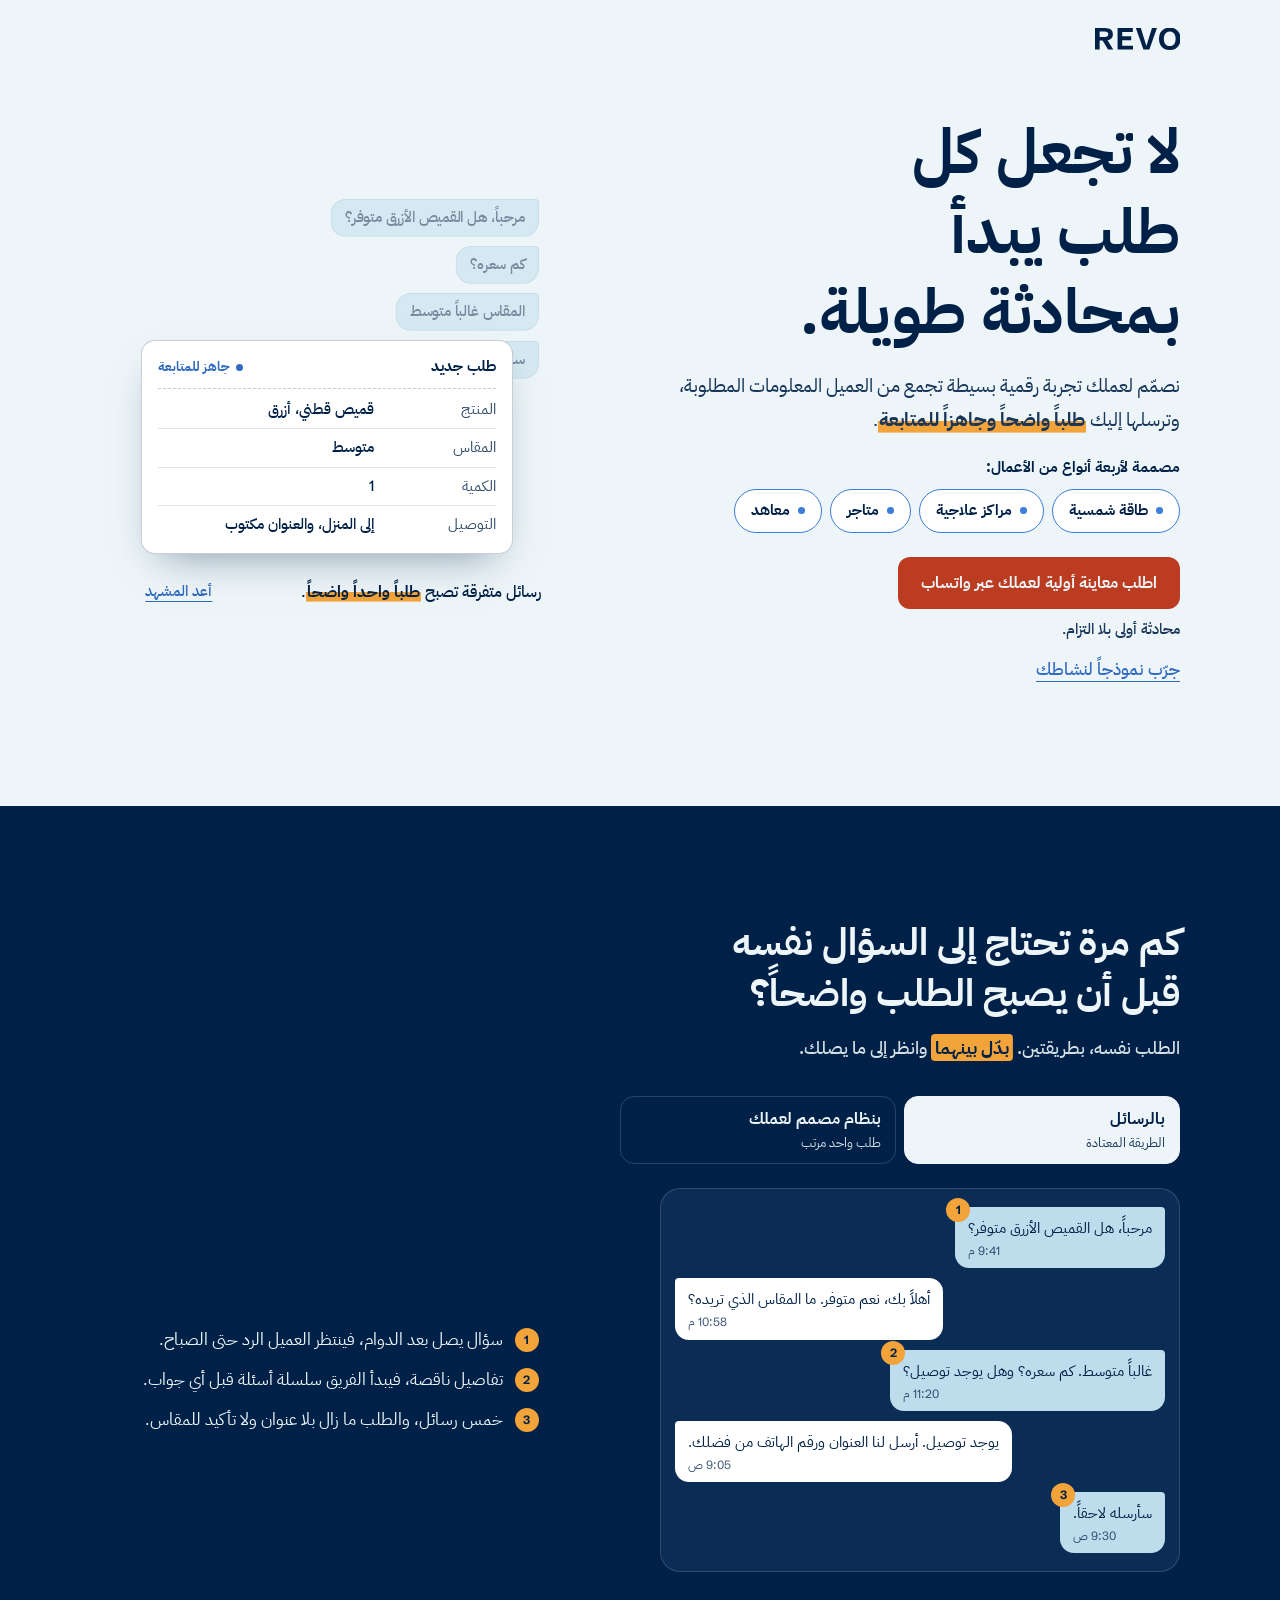
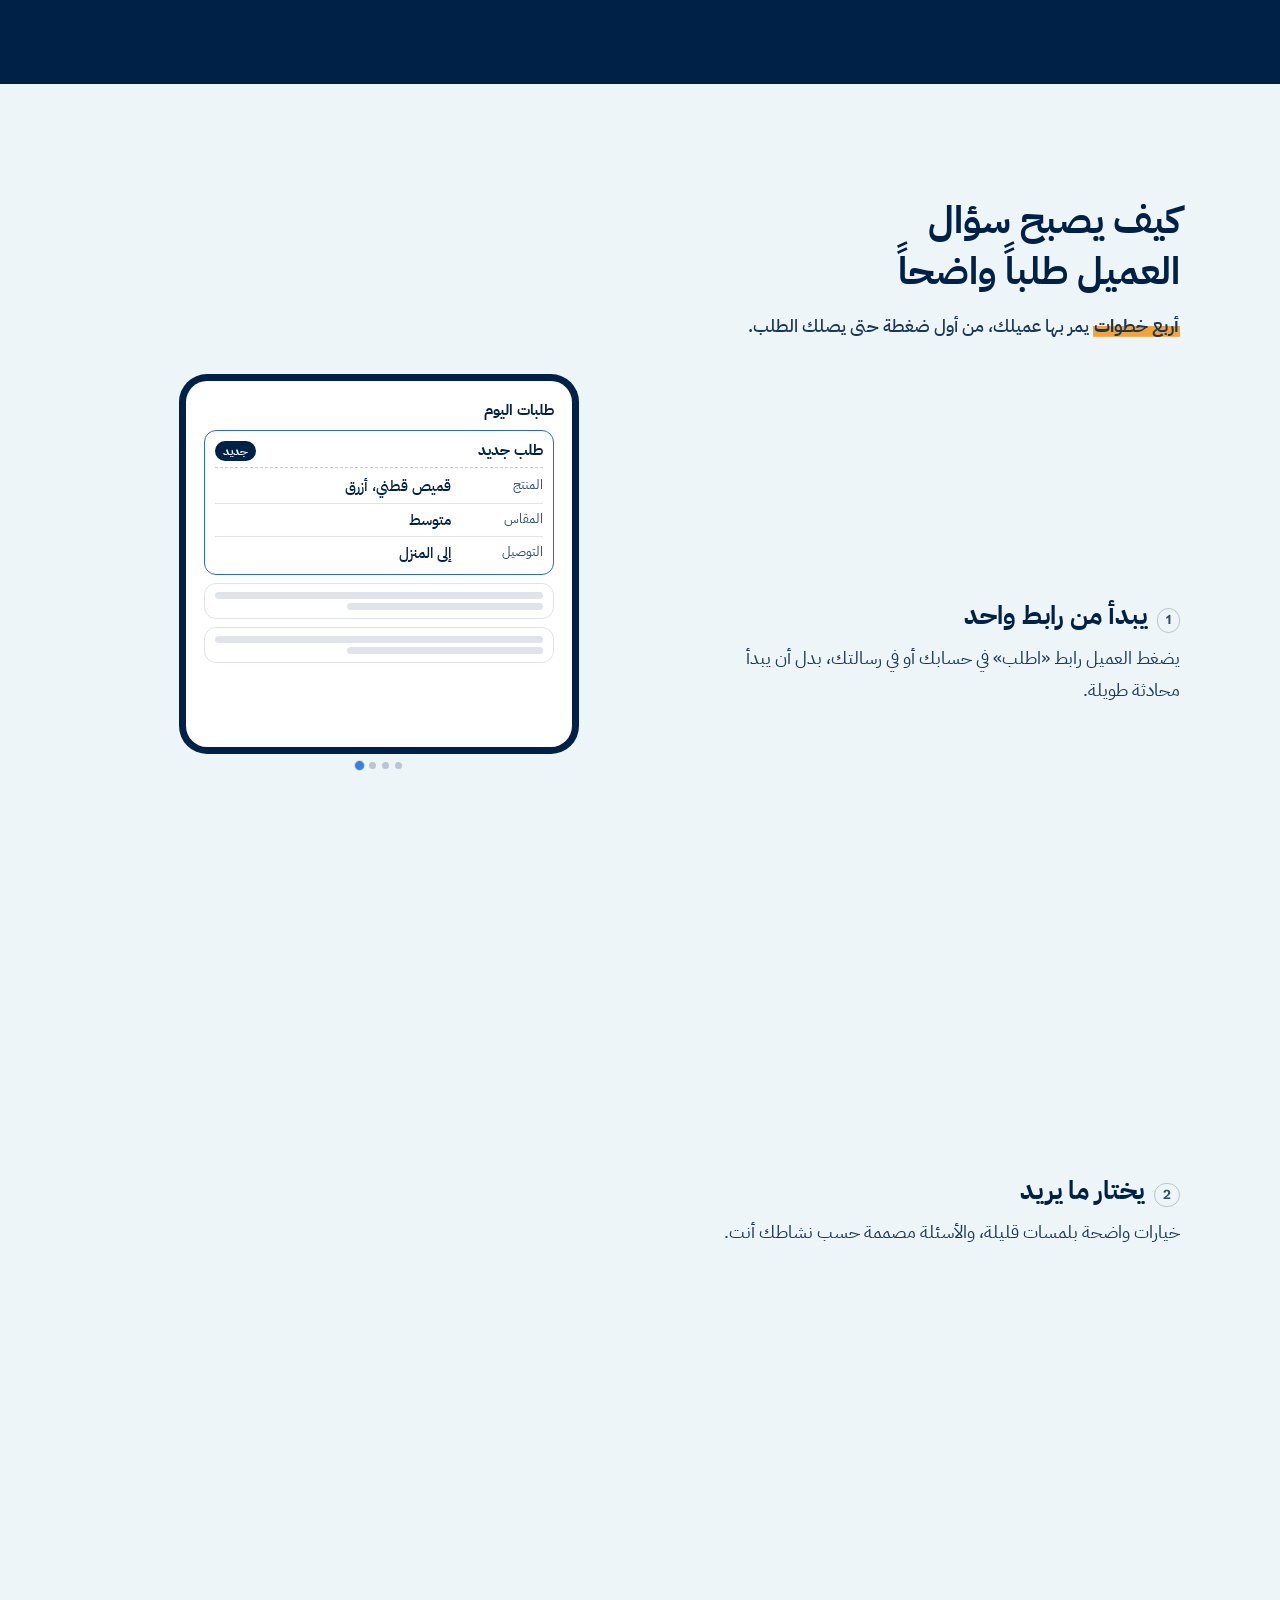
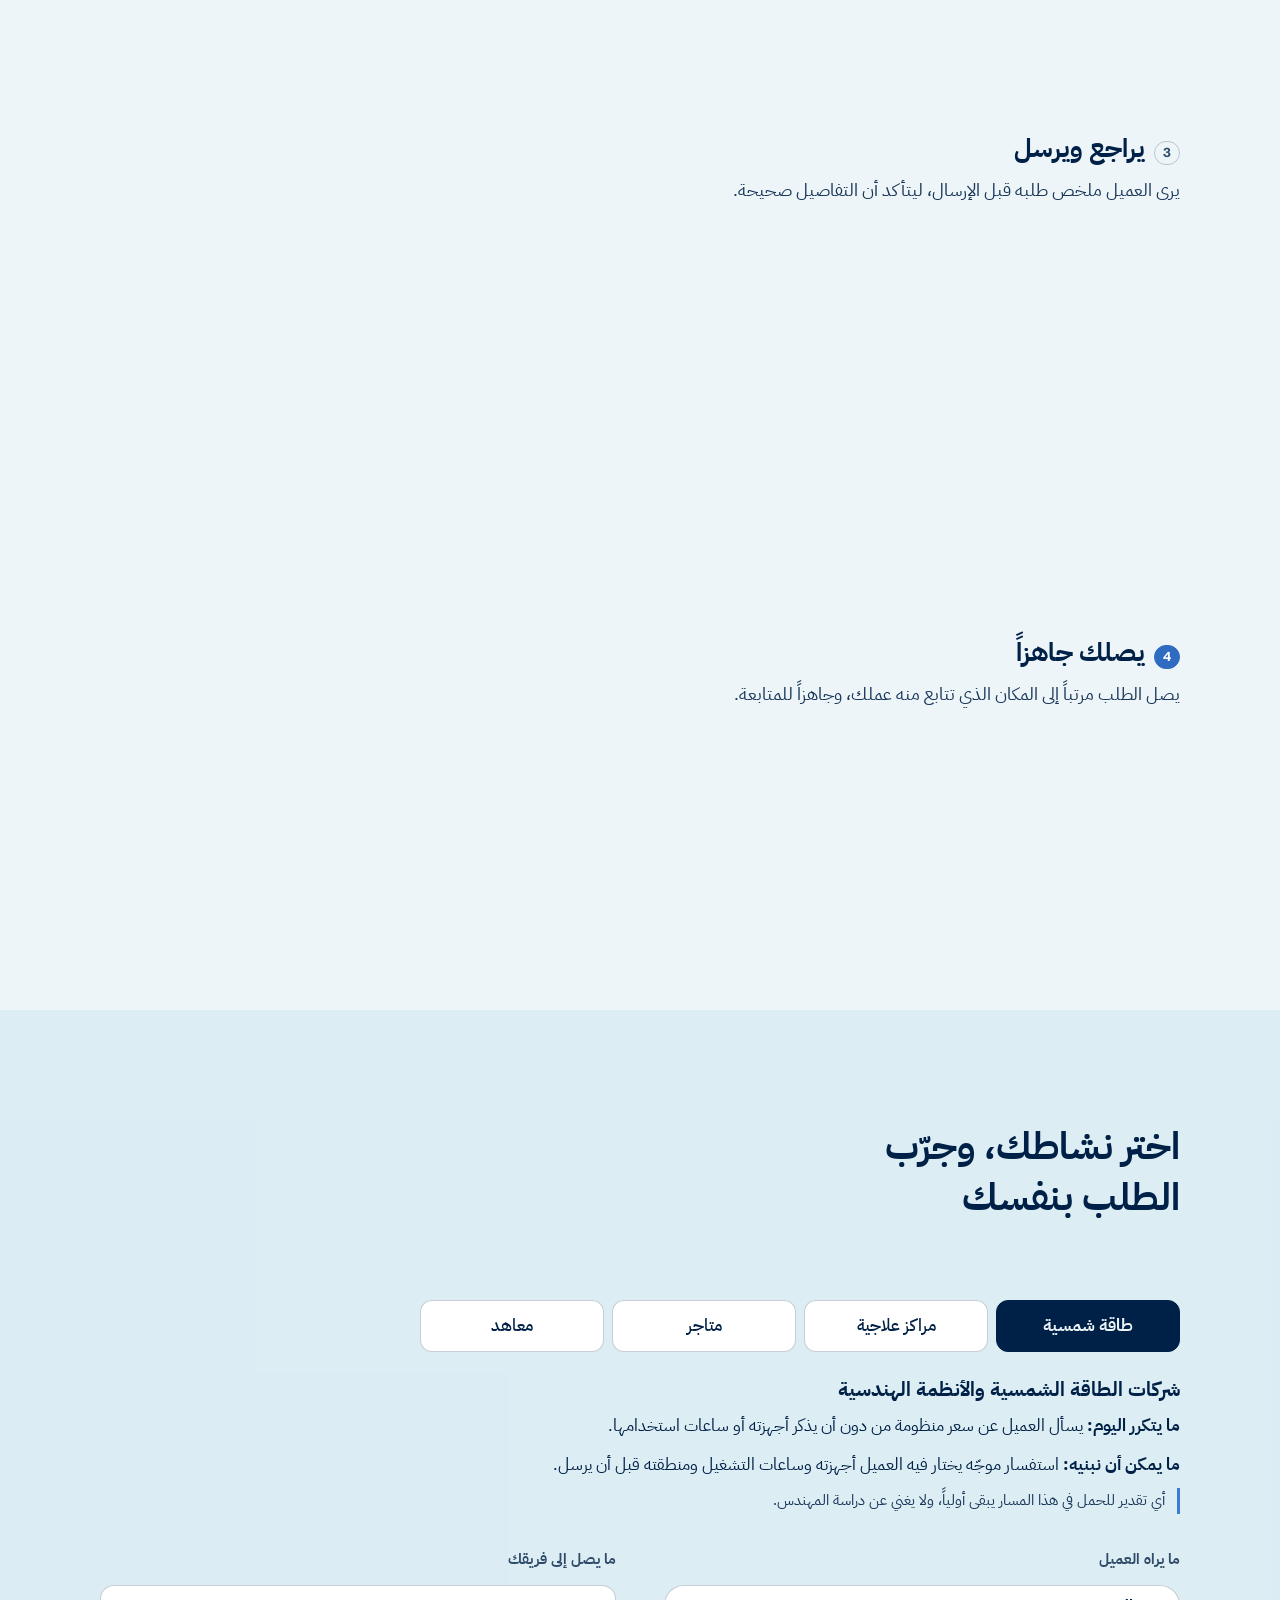
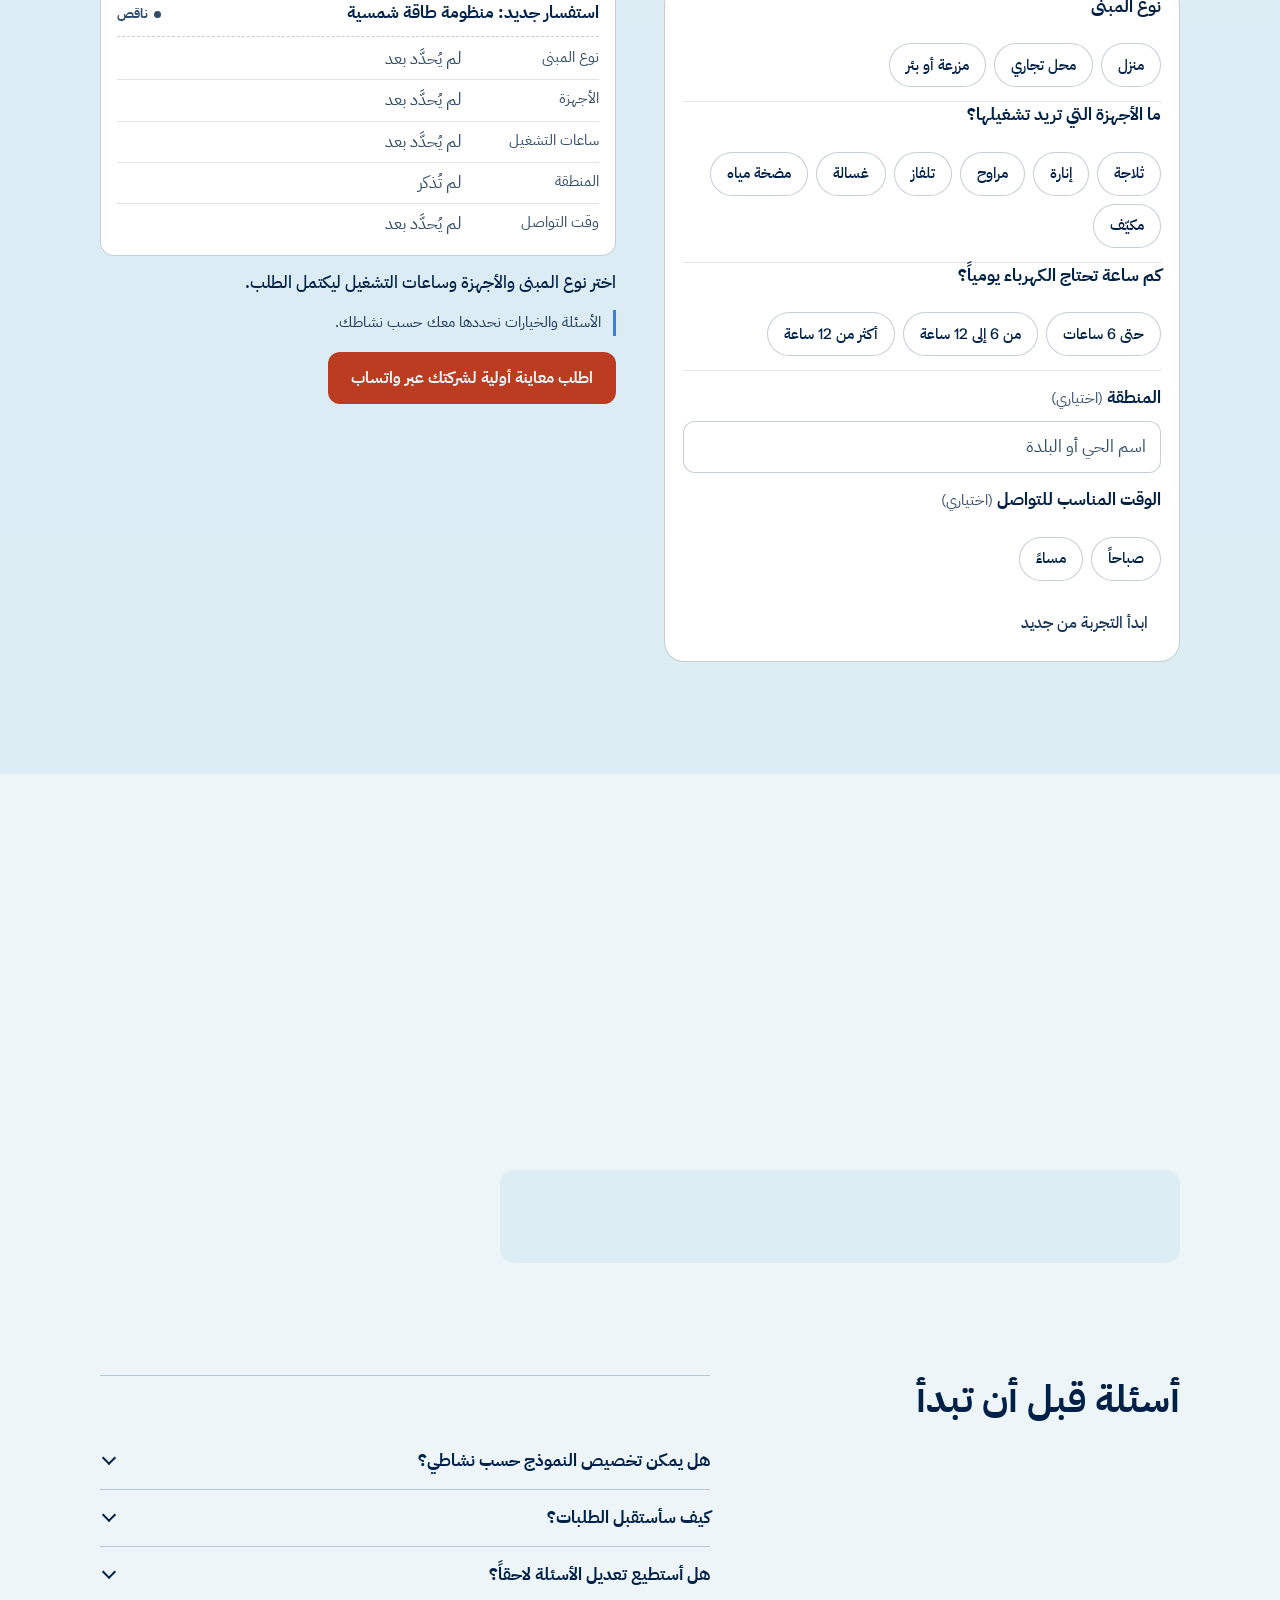
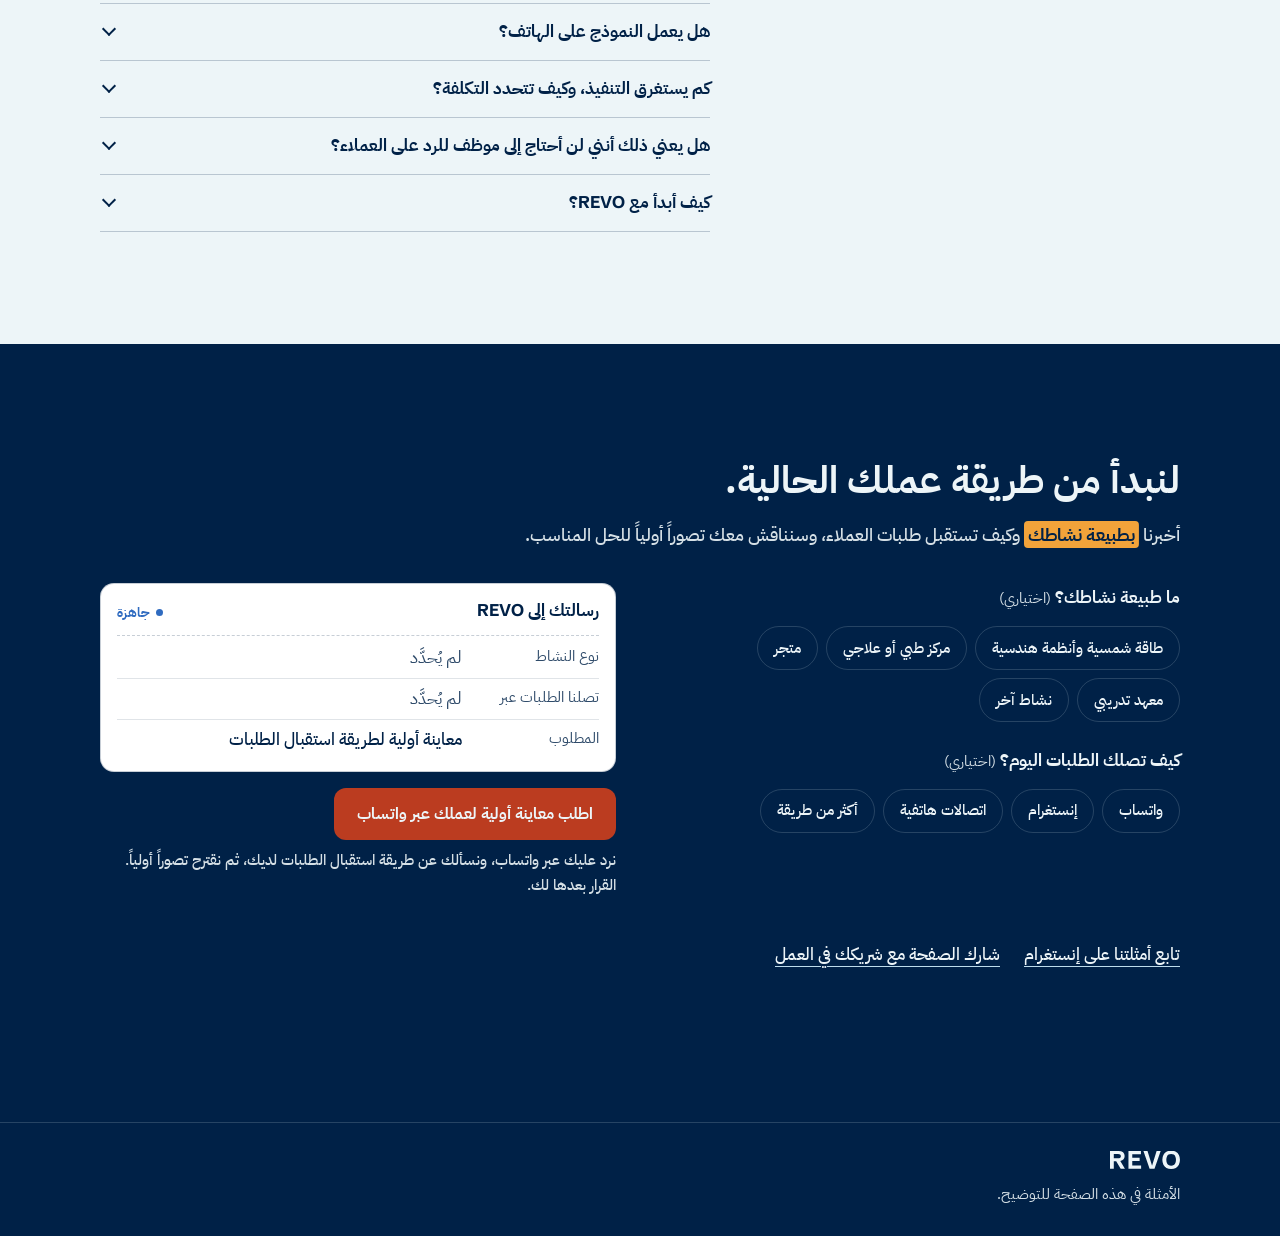
<file: index.html>
<!doctype html>
<html lang="ar" dir="rtl" data-palette="brand">
<head>
  <meta charset="utf-8">
  <meta name="viewport" content="width=device-width, initial-scale=1, viewport-fit=cover">
  <title>REVO | نظّم استقبال طلبات عملائك</title>
  <meta name="description" content="تجربة رقمية بسيطة يختار فيها عميلك ما يريد، فيصلك طلب واضح وجاهز للمتابعة عبر واتساب. للمتاجر والمراكز العلاجية وشركات الطاقة الشمسية والمعاهد التدريبية.">
  <meta name="theme-color" content="#EDF5F8">
  <meta name="robots" content="index, follow">
  <link rel="canonical" href="https://start.revotech.systems/">
  <meta property="og:url" content="https://start.revotech.systems/">
  <meta property="og:type" content="website">
  <meta property="og:locale" content="ar_AR">
  <meta property="og:site_name" content="REVO">
  <meta property="og:title" content="REVO | نظّم استقبال طلبات عملائك">
  <meta property="og:description" content="يختار عميلك ما يريد بخطوات قليلة، فيصلك طلب واضح وجاهز للمتابعة. اطلب معاينة أولية لعملك عبر واتساب.">
  <meta property="og:image" content="https://start.revotech.systems/og-image.png">
  <meta property="og:image:width" content="1200">
  <meta property="og:image:height" content="630">
  <meta property="og:image:alt" content="REVO: طلب عميل مرتب يصل إلى صاحب العمل في رسالة واحدة">
  <meta name="twitter:card" content="summary_large_image">
  <link rel="icon" href="assets/revo-avatar.svg" type="image/svg+xml">
  <link rel="preload" href="fonts/IBMPlexSansArabic-Bold.woff2" as="font" type="font/woff2" crossorigin>
  <link rel="preload" href="fonts/IBMPlexSansArabic-Regular.woff2" as="font" type="font/woff2" crossorigin>
  <script>
    document.documentElement.classList.add("js");
    if ((window.matchMedia && matchMedia("(prefers-reduced-motion: no-preference)").matches) ||
        (/^(localhost|127\.0\.0\.1)$/.test(location.hostname) && /[?&]motion=1\b/.test(location.search))) {
      document.documentElement.classList.add("motion");
    }
    /* Failsafe: if the reveal script never runs, show everything. */
    setTimeout(function () { if (!window.__revealReady) document.documentElement.classList.add("reveal-all"); }, 2500);
  </script>
  <script src="config.js"></script>
  <link rel="stylesheet" href="styles.css">
  <script type="application/ld+json">
  {
    "@context": "https://schema.org",
    "@type": "Organization",
    "name": "REVO",
    "url": "https://start.revotech.systems/",
    "logo": "https://start.revotech.systems/assets/revo-avatar.svg",
    "description": "حلول رقمية تساعد الأعمال على تنظيم استقبال استفسارات العملاء وطلباتهم.",
    "sameAs": ["https://www.instagram.com/rev0tech/"]
  }
  </script>
  <script src="content.js" defer></script>
  <script src="main.js" defer></script>
</head>
<body>
  <svg width="0" height="0" class="defs" aria-hidden="true" focusable="false">
    <symbol id="revo-wordmark" viewBox="69.3359375 -703.125 2782.25 715.8203125">
      <path fill-rule="evenodd" fill="currentColor" d="M2501.0 12.6953125Q2393.08984375 12.6953125 2314.4765625 -31.494140625Q2235.86328125 -75.68359375 2193.3828125 -157.470703125Q2150.90234375 -239.2578125 2150.90234375 -351.5625Q2150.90234375 -464.35546875 2193.3828125 -545.8984375Q2235.86328125 -627.44140625 2314.4765625 -671.630859375Q2393.08984375 -715.8203125 2501.48828125 -715.8203125Q2609.3984375 -715.8203125 2688.01171875 -671.630859375Q2766.625 -627.44140625 2809.10546875 -545.8984375Q2851.5859375 -464.35546875 2851.5859375 -351.5625Q2851.5859375 -239.2578125 2809.10546875 -157.470703125Q2766.625 -75.68359375 2688.01171875 -31.494140625Q2609.3984375 12.6953125 2501.0 12.6953125ZM69.3359375 0.0V-703.125H400.87890625Q651.85546875 -703.125 651.85546875 -499.51171875Q651.85546875 -336.0873718261719 478.53778076171875 -303.83087158203125L662.59765625 0.0H493.65234375L316.11328125 -295.8984375H220.21484375V0.0ZM803.71875 0.0V-703.125H1299.8125V-575.68359375H954.59765625V-430.6640625H1247.56640625V-308.59375H954.59765625V-127.44140625H1306.6484375V0.0ZM1644.546875 0.0 1398.94140625 -703.125H1561.05078125L1741.958984375 -117.64026641845703L1922.8671875 -703.125H2084.9765625L1839.37109375 0.0ZM2501.0 -114.74609375Q2561.546875 -114.74609375 2604.515625 -143.06640625Q2647.484375 -171.38671875 2670.43359375 -224.365234375Q2693.3828125 -277.34375 2693.3828125 -351.5625Q2693.3828125 -426.26953125 2670.43359375 -479.00390625Q2647.484375 -531.73828125 2604.515625 -560.05859375Q2561.546875 -588.37890625 2501.0 -588.37890625Q2440.94140625 -588.37890625 2397.97265625 -560.05859375Q2355.00390625 -531.73828125 2332.0546875 -479.00390625Q2309.10546875 -426.26953125 2309.10546875 -351.5625Q2309.10546875 -277.34375 2332.0546875 -224.365234375Q2355.00390625 -171.38671875 2397.97265625 -143.06640625Q2440.94140625 -114.74609375 2501.0 -114.74609375ZM220.21484375 -413.0859375H391.6015625Q444.3359375 -413.0859375 472.900390625 -435.302734375Q501.46484375 -457.51953125 501.46484375 -499.0234375Q501.46484375 -541.015625 472.412109375 -563.4765625Q443.359375 -585.9375 389.16015625 -585.9375H220.21484375Z"/>
    </symbol>
    <symbol id="i-check" viewBox="0 0 24 24"><path d="M5 12.5l4.2 4.2L19 7" fill="none" stroke="currentColor" stroke-width="2.4" stroke-linecap="round" stroke-linejoin="round"/></symbol>
    <symbol id="i-link" viewBox="0 0 24 24"><path d="M10 14a4 4 0 0 0 5.7 0l3-3a4 4 0 0 0-5.7-5.7l-1 1M14 10a4 4 0 0 0-5.7 0l-3 3a4 4 0 0 0 5.7 5.7l1-1" fill="none" stroke="currentColor" stroke-width="2" stroke-linecap="round"/></symbol>
  </svg>

  <a class="skip" href="#main">انتقل إلى المحتوى</a>

  <header class="site-header container">
    <a class="brand" href="#top" aria-label="REVO، أعلى الصفحة">
      <svg class="wordmark" viewBox="0 0 2782.25 715.8203125" aria-hidden="true" focusable="false"><use href="#revo-wordmark"/></svg>
    </a>
  </header>

  <main id="main">

    <!-- 1 · Hero: scattered messages become one request -->
    <section class="hero container" id="top" aria-labelledby="hero-title">
      <div class="hero-copy">
        <h1 id="hero-title" class="reveal-words">لا تجعل كل طلب يبدأ بمحادثة طويلة.</h1>
        <script>
          /* Split the headline into words before first paint, so the entrance never flashes. */
          (function () {
            var h = document.getElementById("hero-title");
            if (!document.documentElement.classList.contains("motion")) return;
            var words = h.textContent.trim().split(/\s+/);
            h.setAttribute("aria-label", h.textContent.trim());
            h.innerHTML = words.map(function (w, i) {
              return '<span class="w" aria-hidden="true"><span class="wi" style="--i:' + i + '">' + w + "</span></span>";
            }).join(" ");
            h.classList.add("is-revealing");
          })();
        </script>
        <p class="lead" data-reveal="words" data-delay="380">نصمّم لعملك تجربة رقمية بسيطة تجمع من العميل المعلومات المطلوبة، وترسلها إليك <mark class="hl">طلباً واضحاً وجاهزاً للمتابعة</mark>.</p>
        <p class="who-label" data-reveal data-delay="1000">مصممة لأربعة أنواع من الأعمال:</p>
        <ul class="sector-chips" aria-label="أنواع الأعمال">
          <li data-reveal data-delay="1080"><a href="#solar">طاقة شمسية</a></li>
          <li data-reveal data-delay="1150"><a href="#clinics">مراكز علاجية</a></li>
          <li data-reveal data-delay="1220"><a href="#stores">متاجر</a></li>
          <li data-reveal data-delay="1290"><a href="#institutes">معاهد</a></li>
        </ul>
        <div class="cta-group" id="hero-cta" data-reveal data-delay="1420">
          <a class="btn btn-primary" data-wa data-wa-from="hero" href="https://wa.me/" target="_blank" rel="noopener">اطلب معاينة أولية لعملك عبر واتساب</a>
          <p class="micro">محادثة أولى بلا التزام.</p>
        </div>
        <a class="link-quiet" href="#try" data-reveal data-delay="1560">جرّب نموذجاً لنشاطك</a>
      </div>

      <figure class="hero-scene">
        <p class="sr-only">مثال توضيحي: أربع رسائل متفرقة من عميل تتحول إلى طلب واحد مرتب فيه المنتج والمقاس والكمية وطريقة التوصيل.</p>
        <div class="scene is-playing" id="hero-scene" aria-hidden="true">
          <div class="scene-msgs">
            <p class="sm sm-1">مرحباً، هل القميص الأزرق متوفر؟</p>
            <p class="sm sm-2">كم سعره؟</p>
            <p class="sm sm-3">المقاس غالباً متوسط</p>
            <p class="sm sm-4">سأرسل العنوان لاحقاً</p>
          </div>
          <div class="slip scene-slip">
            <div class="slip-head">
              <span class="slip-title">طلب جديد</span>
              <span class="slip-state">جاهز للمتابعة</span>
            </div>
            <dl class="slip-rows">
              <div><dt>المنتج</dt><dd>قميص قطني، أزرق</dd></div>
              <div><dt>المقاس</dt><dd>متوسط</dd></div>
              <div><dt>الكمية</dt><dd>1</dd></div>
              <div><dt>التوصيل</dt><dd>إلى المنزل، والعنوان مكتوب</dd></div>
            </dl>
          </div>
        </div>
        <figcaption data-reveal data-delay="2350">
          <span class="cap-text">رسائل متفرقة تصبح <mark class="hl">طلباً واحداً واضحاً</mark>.</span>
          <button type="button" class="replay" id="hero-replay" aria-controls="hero-scene">أعد المشهد</button>
        </figcaption>
      </figure>
    </section>

    <!-- 2 · Compare: recognise the problem, see the difference -->
    <section class="band-dark" id="compare" aria-labelledby="compare-title">
      <div class="container section">
        <h2 id="compare-title" data-reveal="words">كم مرة تحتاج إلى السؤال نفسه قبل أن يصبح الطلب واضحاً؟</h2>
        <p class="section-lead" data-reveal="words">الطلب نفسه، بطريقتين. <mark class="hl">بدّل بينهما</mark> وانظر إلى ما يصلك.</p>

        <div class="ba">
          <fieldset class="switch" data-reveal>
            <legend class="sr-only">اختر طريقة استقبال الطلب</legend>
            <input type="radio" name="ba" id="ba-before" value="before" checked>
            <label for="ba-before"><strong>بالرسائل</strong><span>الطريقة المعتادة</span></label>
            <input type="radio" name="ba" id="ba-after" value="after">
            <label for="ba-after"><strong>بنظام مصمم لعملك</strong><span>طلب واحد مرتب</span></label>
          </fieldset>

          <div class="ba-stage">
            <div class="ba-state ba-before">
              <div class="chat" role="list" aria-label="محادثة توضيحية بالرسائل">
                <p class="msg from-customer" role="listitem" data-reveal data-step="300"><span>مرحباً، هل القميص الأزرق متوفر؟</span><time>9:41 م</time><b class="pin" aria-hidden="true">1</b></p>
                <p class="msg from-shop" role="listitem" data-reveal data-step="300"><span>أهلاً بك، نعم متوفر. ما المقاس الذي تريده؟</span><time>10:58 م</time></p>
                <p class="msg from-customer" role="listitem" data-reveal data-step="300"><span>غالباً متوسط. كم سعره؟ وهل يوجد توصيل؟</span><time>11:20 م</time><b class="pin" aria-hidden="true">2</b></p>
                <p class="msg from-shop" role="listitem" data-reveal data-step="300"><span>يوجد توصيل. أرسل لنا العنوان ورقم الهاتف من فضلك.</span><time>9:05 ص</time></p>
                <p class="msg from-customer" role="listitem" data-reveal data-step="300"><span>سأرسله لاحقاً.</span><time>9:30 ص</time><b class="pin" aria-hidden="true">3</b></p>
              </div>
              <ol class="notes">
                <li data-reveal data-step="180"><b>1</b>سؤال يصل بعد الدوام، فينتظر العميل الرد حتى الصباح.</li>
                <li data-reveal data-step="180"><b>2</b>تفاصيل ناقصة، فيبدأ الفريق سلسلة أسئلة قبل أي جواب.</li>
                <li data-reveal data-step="180"><b>3</b>خمس رسائل، والطلب ما زال بلا عنوان ولا تأكيد للمقاس.</li>
              </ol>
            </div>

            <div class="ba-state ba-after">
              <div class="slip">
                <div class="slip-head">
                  <span class="slip-title">طلب جديد</span>
                  <span class="slip-state">جاهز للمتابعة</span>
                </div>
                <dl class="slip-rows">
                  <div><dt>المنتج</dt><dd>قميص قطني، أزرق</dd></div>
                  <div><dt>المقاس</dt><dd>متوسط</dd></div>
                  <div><dt>الكمية</dt><dd>1</dd></div>
                  <div><dt>التوصيل</dt><dd>إلى المنزل</dd></div>
                  <div><dt>العنوان</dt><dd>مكتوب كاملاً في الطلب</dd></div>
                  <div><dt>ملاحظة</dt><dd>أفضّل التوصيل مساءً</dd></div>
                </dl>
              </div>
              <ol class="notes is-good">
                <li><b>1</b>كل التفاصيل في رسالة واحدة.</li>
                <li><b>2</b>أسئلة متابعة أقل، لأن العميل اختار بنفسه.</li>
                <li><b>3</b>الرد والتنفيذ يبقيان عند فريقك.</li>
              </ol>
            </div>
          </div>
        </div>
      </div>
    </section>

    <!-- 3 · Story: how a question becomes a request -->
    <section class="story" id="story" aria-labelledby="story-title">
      <div class="container section">
        <h2 id="story-title" data-reveal="words">كيف يصبح سؤال العميل طلباً واضحاً</h2>
        <p class="section-lead" data-reveal="words"><mark class="hl">أربع خطوات</mark> يمر بها عميلك، من أول ضغطة حتى يصلك الطلب.</p>

        <div class="story-grid">
          <div class="story-stage" aria-hidden="true" data-reveal>
            <div class="device" id="story-device" data-step="4">
              <div class="screen-layer" data-screen="1">
                <div class="prof">
                  <span class="prof-avatar">م</span>
                  <span class="prof-name">متجرك</span>
                  <span class="prof-bio">ملابس قطنية بمقاسات متعددة.</span>
                  <span class="prof-bio">التوصيل إلى المنزل.</span>
                </div>
                <span class="link-chip"><svg><use href="#i-link"/></svg>اطلب بخطوات قليلة</span>
                <div class="prof-grid"><i></i><i></i><i></i><i></i><i></i><i></i></div>
              </div>
              <div class="screen-layer" data-screen="2">
                <p class="scr-title">اختر طلبك</p>
                <div class="pick"><span class="pick-label">المنتج</span><span class="pick-row is-chosen"><span>قميص قطني، أزرق</span><svg class="tick"><use href="#i-check"/></svg></span></div>
                <div class="pick"><span class="pick-label">المقاس</span><span class="chips"><span class="chip">صغير</span><span class="chip is-chosen">متوسط</span><span class="chip">كبير</span></span></div>
                <div class="pick"><span class="pick-label">التوصيل</span><span class="chips"><span class="chip is-chosen">إلى المنزل</span><span class="chip">استلام</span></span></div>
                <div class="pick"><span class="pick-label">العنوان</span><span class="field-mock">شارع النخيل، بناء 4</span></div>
              </div>
              <div class="screen-layer" data-screen="3">
                <p class="scr-title">راجع طلبك</p>
                <dl class="slip-rows">
                  <div><dt>المنتج</dt><dd>قميص قطني، أزرق</dd></div>
                  <div><dt>المقاس</dt><dd>متوسط</dd></div>
                  <div><dt>التوصيل</dt><dd>إلى المنزل</dd></div>
                  <div><dt>العنوان</dt><dd>شارع النخيل، بناء 4</dd></div>
                </dl>
                <span class="send-mock">أرسل الطلب</span>
              </div>
              <div class="screen-layer" data-screen="4">
                <p class="scr-title">طلبات اليوم</p>
                <div class="inbox-new">
                  <div class="slip-head"><span class="slip-title">طلب جديد</span><span class="pill-new">جديد</span></div>
                  <dl class="slip-rows">
                    <div><dt>المنتج</dt><dd>قميص قطني، أزرق</dd></div>
                    <div><dt>المقاس</dt><dd>متوسط</dd></div>
                    <div><dt>التوصيل</dt><dd>إلى المنزل</dd></div>
                  </dl>
                </div>
                <div class="inbox-old"><i></i><i></i></div>
                <div class="inbox-old"><i></i><i></i></div>
              </div>
            </div>
            <div class="dots" id="story-dots"><i></i><i></i><i></i><i></i></div>
          </div>

          <ol class="story-steps">
            <li class="story-step" data-reveal data-step-n="1">
              <h3>يبدأ من رابط واحد</h3>
              <p>يضغط العميل رابط «اطلب» في حسابك أو في رسالتك، بدل أن يبدأ محادثة طويلة.</p>
            </li>
            <li class="story-step" data-reveal data-step-n="2">
              <h3>يختار ما يريد</h3>
              <p>خيارات واضحة بلمسات قليلة، والأسئلة مصممة حسب نشاطك أنت.</p>
            </li>
            <li class="story-step" data-reveal data-step-n="3">
              <h3>يراجع ويرسل</h3>
              <p>يرى العميل ملخص طلبه قبل الإرسال، ليتأكد أن التفاصيل صحيحة.</p>
            </li>
            <li class="story-step" data-reveal data-step-n="4">
              <h3>يصلك جاهزاً</h3>
              <p>يصل الطلب مرتباً إلى المكان الذي تتابع منه عملك، وجاهزاً للمتابعة.</p>
            </li>
          </ol>
        </div>
      </div>
    </section>

    <!-- 4 · Choose your business and try it -->
    <section class="section-tint" id="try" aria-labelledby="try-title">
      <div class="container section">
        <h2 id="try-title" data-reveal="words">اختر نشاطك، وجرّب الطلب بنفسك</h2>
        <p class="section-lead" data-reveal="words">لكل نشاط أسئلته. <mark class="hl">اختر نشاطاً قريباً من عملك</mark>، ثم اختر كما يختار عميلك، وانظر إلى ما يصل إلى فريقك.</p>

        <div class="sector-tabs" role="tablist" aria-label="أنواع الأنشطة" hidden data-reveal>
          <button type="button" role="tab" id="tab-solar" aria-controls="try-panel" data-cat="solar">طاقة شمسية</button>
          <button type="button" role="tab" id="tab-clinics" aria-controls="try-panel" data-cat="clinics">مراكز علاجية</button>
          <button type="button" role="tab" id="tab-stores" aria-controls="try-panel" data-cat="stores">متاجر</button>
          <button type="button" role="tab" id="tab-institutes" aria-controls="try-panel" data-cat="institutes">معاهد</button>
        </div>

        <div class="try-panel" id="try-panel">
          <article class="sector" id="solar">
            <h3 data-reveal>شركات الطاقة الشمسية والأنظمة الهندسية</h3>
            <p data-reveal><b>ما يتكرر اليوم:</b> يسأل العميل عن سعر منظومة من دون أن يذكر أجهزته أو ساعات استخدامها.</p>
            <p data-reveal><b>ما يمكن أن نبنيه:</b> استفسار موجّه يختار فيه العميل أجهزته وساعات التشغيل ومنطقته قبل أن يرسل.</p>
            <p class="note" data-reveal>أي تقدير للحمل في هذا المسار يبقى أولياً، ولا يغني عن دراسة المهندس.</p>
          </article>
          <article class="sector" id="clinics">
            <h3 data-reveal>المراكز الطبية والعلاجية والعلاج الفيزيائي وعيادات الأسنان</h3>
            <p data-reveal><b>ما يتكرر اليوم:</b> يجمع الاستقبال تفاصيل الموعد نفسها مع كل مراجع، ويجيب مراراً عن الدوام والخدمات.</p>
            <p data-reveal><b>ما يمكن أن نبنيه:</b> مسار بسيط لطلب موعد، يختار فيه المراجع الخدمة والفترة المناسبة.</p>
            <p class="note" data-reveal>لا يجمع هذا المسار تشخيصاً أو صوراً أو تفاصيل صحية. يكفيه ما يحتاجه الاستقبال لتنظيم الموعد.</p>
          </article>
          <article class="sector" id="stores">
            <h3 data-reveal>المتاجر والأعمال التي تبيع منتجات</h3>
            <p data-reveal><b>ما يتكرر اليوم:</b> أسئلة متكررة عن السعر والمقاس والتوفر والتوصيل، ثم جمع العنوان يدوياً.</p>
            <p data-reveal><b>ما يمكن أن نبنيه:</b> كتالوج واضح بالمنتجات، وطلب موجّه يختار فيه العميل المواصفات ويكتب بيانات التوصيل.</p>
          </article>
          <article class="sector" id="institutes">
            <h3 data-reveal>المعاهد التدريبية والمراكز التعليمية</h3>
            <p data-reveal><b>ما يتكرر اليوم:</b> يجيب الفريق كل يوم عن الدورات والمواعيد والرسوم وطريقة التسجيل.</p>
            <p data-reveal><b>ما يمكن أن نبنيه:</b> استفسار تسجيل موجّه يختار فيه المتدرب الدورة والموعد الذي يناسبه.</p>
          </article>

          <div class="demo js-only">
            <div class="demo-grid" data-reveal>
              <div class="demo-customer">
                <p class="pane-label">ما يراه العميل</p>
                <form class="demo-form" id="demo-form" novalidate></form>
              </div>
              <div class="demo-output">
                <p class="pane-label">ما يصل إلى فريقك</p>
                <div class="slip slip-demo" id="demo-slip">
                  <div class="slip-head">
                    <span class="slip-title" id="demo-title">طلب جديد</span>
                    <span class="slip-state" id="demo-state" data-done="false">ناقص</span>
                  </div>
                  <dl class="slip-rows" id="demo-rows"></dl>
                </div>
                <p class="demo-status" id="demo-status" role="status" aria-live="polite"></p>
                <p class="note">الأسئلة والخيارات نحددها معك حسب نشاطك.</p>
                <a class="btn btn-primary" id="demo-cta" data-wa data-wa-cat="solar" data-wa-from="try" href="https://wa.me/" target="_blank" rel="noopener">اطلب معاينة أولية لعملك عبر واتساب</a>
              </div>
            </div>
          </div>
        </div>
      </div>
    </section>

    <!-- 5 · How working with REVO begins -->
    <section class="section container" id="steps" aria-labelledby="steps-title">
      <h2 id="steps-title" data-reveal="words">كيف تعمل REVO معك</h2>
      <ol class="steps">
        <li data-reveal data-step="220">
          <h3>نفهم نشاطك</h3>
          <p>نتعرف على طبيعة نشاطك واحتياجات عملائك، وأين تتكرر الأسئلة أو تضيع التفاصيل.</p>
        </li>
        <li data-reveal data-step="220">
          <h3>نصمم تجربة الاستقبال</h3>
          <p>نصمم تجربة استقبال طلبات تناسبك: الأسئلة، والخيارات، وشكل الطلب الذي يصلك.</p>
        </li>
        <li data-reveal data-step="220">
          <h3>نجهزها ونسلمك</h3>
          <p>نجهز التجربة ونجربها معك، ثم نسلمك طريقة استخدامها ومتابعة الطلبات.</p>
        </li>
      </ol>
      <p class="steps-note" data-reveal="words">تختلف المدة والتكلفة من نشاط إلى آخر، لذلك نحددهما معك بعد أن نفهم احتياجك، <mark class="hl">وقبل أن تلتزم بشيء</mark>.</p>
    </section>

    <!-- 6 · FAQ -->
    <section class="section container faq-wrap" id="faq" aria-labelledby="faq-title">
      <h2 id="faq-title" data-reveal="words">أسئلة قبل أن تبدأ</h2>
      <div class="faq">
        <details data-reveal data-step="90">
          <summary>هل أحتاج إلى خبرة تقنية لاستخدام النظام؟</summary>
          <p>لا. نصمم كل شيء ليكون واضحاً لك ولفريقك، ونشرح لكم طريقة التعامل مع الطلبات قبل التسليم.</p>
        </details>
        <details data-reveal data-step="90">
          <summary>هل يمكن تخصيص النموذج حسب نشاطي؟</summary>
          <p>نعم. نبدأ من طريقتك الحالية في استقبال الطلبات، ثم نحدد الأسئلة والخيارات وشكل الطلب الذي يصلك حسب نشاطك.</p>
        </details>
        <details data-reveal data-step="90">
          <summary>كيف سأستقبل الطلبات؟</summary>
          <p>نحدد معك المكان الأنسب لاستقبالها حسب طريقة عملك، بحيث يصلك كل طلب مرتباً وواضحاً وجاهزاً للمتابعة.</p>
        </details>
        <details data-reveal data-step="90">
          <summary>هل أستطيع تعديل الأسئلة لاحقاً؟</summary>
          <p>نعم، يمكن تعديل الأسئلة والخيارات عندما يتغير عملك أو تضيف خدمة جديدة. نتفق معك على طريقة التعديل عند التسليم.</p>
        </details>
        <details data-reveal data-step="90">
          <summary>هل يعمل النموذج على الهاتف؟</summary>
          <p>نعم. نصممه ليعمل على الهاتف أولاً، ونجربه معك على هاتفك قبل التسليم.</p>
        </details>
        <details data-reveal data-step="90">
          <summary>كم يستغرق التنفيذ، وكيف تتحدد التكلفة؟</summary>
          <p>يعتمد الأمران على حجم الحل وعدد خطواته. بعد المحادثة الأولى نعرض عليك ما سننفذه ومدته وتكلفته بوضوح، والقرار بعدها لك.</p>
        </details>
        <details data-reveal data-step="90">
          <summary>هل يعني ذلك أنني لن أحتاج إلى موظف للرد على العملاء؟</summary>
          <p>لا. يختصر النموذج الأسئلة المتكررة ويرتب الطلب قبل أن يصلك، أما المتابعة والتنفيذ والتواصل مع العميل فتبقى عند فريقك.</p>
        </details>
        <details data-reveal data-step="90">
          <summary>كيف أبدأ مع REVO؟</summary>
          <p>اضغط «اطلب معاينة أولية لعملك»، واكتب لنا عن نشاطك وكيف تصلك الطلبات اليوم. نرد عليك ونتفق على محادثة قصيرة لفهم احتياجك.</p>
        </details>
      </div>
    </section>

    <!-- 7 · Final: the visitor's own request to REVO -->
    <section class="band-dark" id="start" aria-labelledby="start-title">
      <div class="container section final">
        <h2 id="start-title" data-reveal="words">لنبدأ من طريقة عملك الحالية.</h2>
        <p class="section-lead" data-reveal="words">أخبرنا <mark class="hl">بطبيعة نشاطك</mark> وكيف تستقبل طلبات العملاء، وسنناقش معك تصوراً أولياً للحل المناسب.</p>

        <div class="final-grid">
          <div class="final-pickers">
            <fieldset class="picker" data-reveal>
              <legend>ما طبيعة نشاطك؟ <span class="optional">(اختياري)</span></legend>
              <div class="options" id="final-options"></div>
            </fieldset>
            <fieldset class="picker" data-reveal>
              <legend>كيف تصلك الطلبات اليوم؟ <span class="optional">(اختياري)</span></legend>
              <div class="options" id="channel-options">
                <input type="radio" name="channel" id="ch-wa" value="واتساب"><label for="ch-wa">واتساب</label>
                <input type="radio" name="channel" id="ch-ig" value="إنستغرام"><label for="ch-ig">إنستغرام</label>
                <input type="radio" name="channel" id="ch-phone" value="اتصالات هاتفية"><label for="ch-phone">اتصالات هاتفية</label>
                <input type="radio" name="channel" id="ch-mix" value="أكثر من طريقة"><label for="ch-mix">أكثر من طريقة</label>
              </div>
            </fieldset>
          </div>

          <div class="final-request">
            <div class="slip slip-final" data-reveal>
              <div class="slip-head">
                <span class="slip-title">رسالتك إلى REVO</span>
                <span class="slip-state">جاهزة</span>
              </div>
              <dl class="slip-rows">
                <div><dt>نوع النشاط</dt><dd id="final-cat" data-empty="true">لم يُحدَّد</dd></div>
                <div><dt>تصلنا الطلبات عبر</dt><dd id="final-channel" data-empty="true">لم يُحدَّد</dd></div>
                <div><dt>المطلوب</dt><dd>معاينة أولية لطريقة استقبال الطلبات</dd></div>
              </dl>
            </div>
            <a data-reveal class="btn btn-primary" id="final-cta" data-wa data-wa-from="final" href="https://wa.me/" target="_blank" rel="noopener">اطلب معاينة أولية لعملك عبر واتساب</a>
            <p class="micro" data-reveal>نرد عليك عبر واتساب، ونسألك عن طريقة استقبال الطلبات لديك، ثم نقترح تصوراً أولياً. القرار بعدها لك.</p>
          </div>
        </div>

        <div class="secondary-actions" data-reveal>
          <a class="link-quiet" data-ig data-ig-from="final" href="https://www.instagram.com/rev0tech/" target="_blank" rel="noopener">تابع أمثلتنا على إنستغرام</a>
          <button type="button" class="link-quiet as-button" data-share>شارك الصفحة مع شريكك في العمل</button>
        </div>
        <p class="share-status" role="status" aria-live="polite"></p>
      </div>
    </section>
  </main>

  <footer class="site-footer">
    <div class="container footer-inner">
      <svg class="wordmark" viewBox="0 0 2782.25 715.8203125" role="img" aria-label="REVO" focusable="false"><use href="#revo-wordmark"/></svg>
      <p>الأمثلة في هذه الصفحة للتوضيح.</p>
    </div>
  </footer>

  <a class="demo-peek" id="demo-peek" href="#demo-slip" aria-hidden="true" tabindex="-1">
    <span>الطلب الناتج: <strong id="peek-count">0 من 0</strong></span>
    <span class="peek-go">اعرضه</span>
  </a>

  <div class="sticky-cta" id="sticky-cta" aria-hidden="true">
    <a class="btn btn-primary" data-wa data-wa-from="sticky" href="https://wa.me/" target="_blank" rel="noopener" tabindex="-1">اطلب معاينة أولية لعملك عبر واتساب</a>
  </div>

  <dialog class="wa-dialog" id="wa-dialog" aria-labelledby="wa-dialog-title">
    <h2 id="wa-dialog-title">نفتح لك واتساب الآن</h2>
    <p id="wa-dialog-text">رسالتك جاهزة في واتساب. اضغط «إرسال» لتصلنا، ونتابع معك من هناك.</p>
    <p class="micro" id="wa-dialog-fallback">إذا لم يُفتح واتساب، <a id="wa-dialog-link" href="https://wa.me/" target="_blank" rel="noopener">افتحه من هنا</a>.</p>
    <div class="dialog-actions">
      <a class="btn btn-secondary" data-ig data-ig-from="dialog" href="https://www.instagram.com/rev0tech/" target="_blank" rel="noopener">تابع أمثلتنا على إنستغرام</a>
      <button type="button" class="btn btn-secondary" data-share>شارك الصفحة مع شريكك في العمل</button>
      <button type="button" class="btn btn-quiet" data-close-dialog>إغلاق</button>
    </div>
    <p class="share-status" role="status" aria-live="polite"></p>
  </dialog>
</body>
</html>
</file>
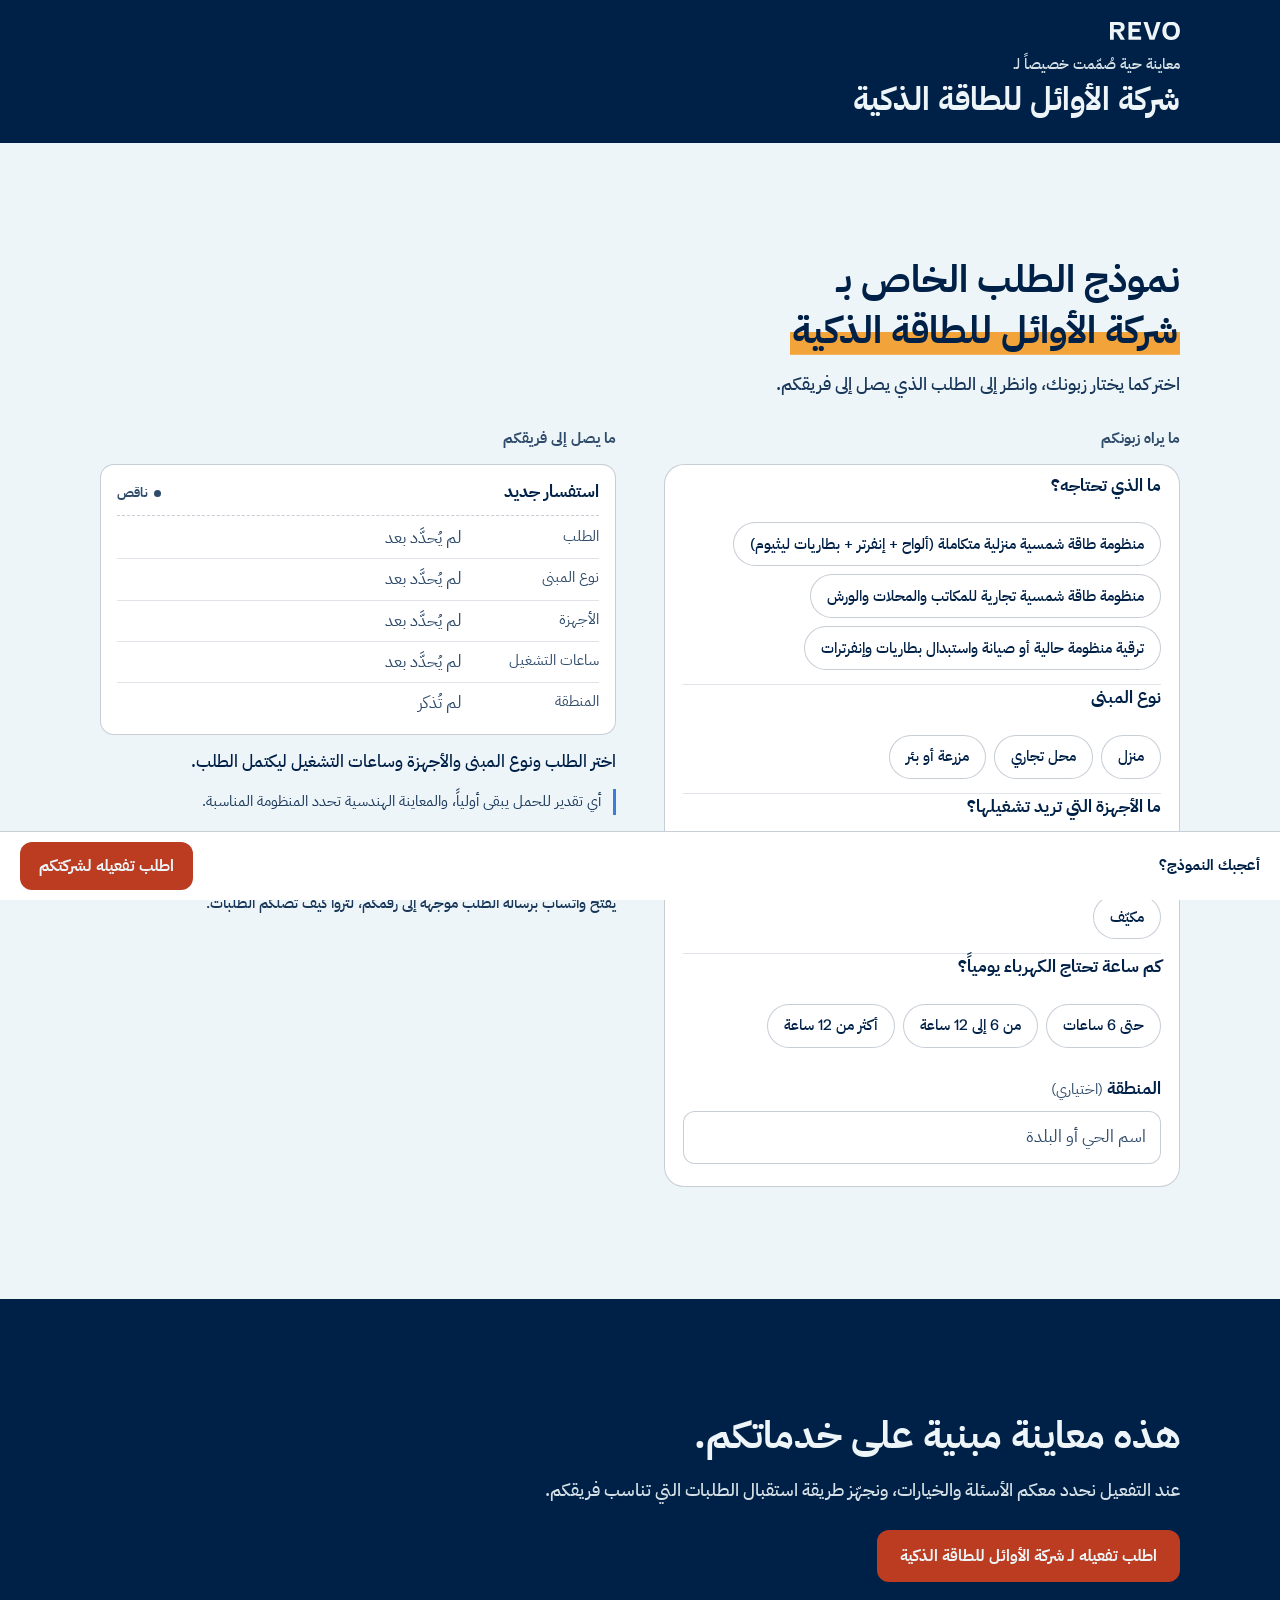
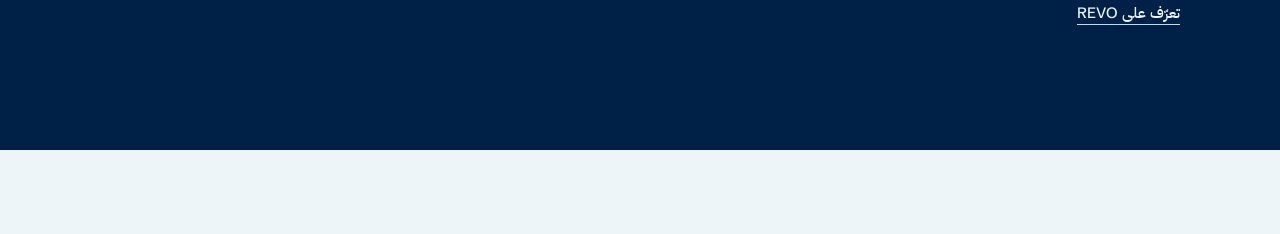
<file: for/awael-7k2p/index.html>
<!doctype html>
<html lang="ar" dir="rtl" data-palette="brand">
<head>
  <meta charset="utf-8">
  <meta name="viewport" content="width=device-width, initial-scale=1, viewport-fit=cover">
  <title>نموذج طلبات خاص بـ شركة الأوائل للطاقة الذكية | REVO</title>
  <meta name="description" content="معاينة حية من REVO: نموذج طلبات مبني على خدمات شركة الأوائل للطاقة الذكية. جرّبه، وانظر كيف يصل الطلب مرتباً.">
  <meta name="robots" content="noindex, nofollow">
  <meta name="theme-color" content="#002147">
  <meta property="og:type" content="website">
  <meta property="og:locale" content="ar_AR">
  <meta property="og:site_name" content="REVO">
  <meta property="og:title" content="نموذج طلبات خاص بـ شركة الأوائل للطاقة الذكية | من REVO">
  <meta property="og:description" content="معاينة حية مبنية على خدماتكم. جرّبوها من الهاتف وانظروا كيف يصل الطلب مرتباً.">
  <meta property="og:url" content="https://start.revotech.systems/for/awael-7k2p/">
  <meta property="og:image" content="https://start.revotech.systems/og-image.png">
  <meta property="og:image:width" content="1200">
  <meta property="og:image:height" content="630">
  <meta name="twitter:card" content="summary_large_image">
  <link rel="icon" href="../../assets/revo-avatar.svg" type="image/svg+xml">
  <link rel="preload" href="../../fonts/IBMPlexSansArabic-Bold.woff2" as="font" type="font/woff2" crossorigin>
  <link rel="preload" href="../../fonts/IBMPlexSansArabic-Regular.woff2" as="font" type="font/woff2" crossorigin>
  <script>
    document.documentElement.classList.add("js");
    if (window.matchMedia && matchMedia("(prefers-reduced-motion: no-preference)").matches) document.documentElement.classList.add("motion");
    setTimeout(function () { if (!window.__revealReady) document.documentElement.classList.add("reveal-all"); }, 2500);
  </script>
  <script src="../../config.js"></script>
  <link rel="stylesheet" href="../../styles.css">
  <script id="client-data" type="application/json">{"name":"شركة الأوائل للطاقة الذكية","sector":"solar","items":["منظومة طاقة شمسية منزلية متكاملة (ألواح + إنفرتر + بطاريات ليثيوم)","منظومة طاقة شمسية تجارية للمكاتب والمحلات والورش","ترقية منظومة حالية أو صيانة واستبدال بطاريات وإنفرترات"],"whatsapp":"963112254647"}</script>
  <script src="../../for.js" defer></script>
</head>
<body class="client-page">
  <svg width="0" height="0" class="defs" aria-hidden="true" focusable="false">
    <symbol id="revo-wordmark" viewBox="69.3359375 -703.125 2782.25 715.8203125">
      <path fill-rule="evenodd" fill="currentColor" d="M2501.0 12.6953125Q2393.08984375 12.6953125 2314.4765625 -31.494140625Q2235.86328125 -75.68359375 2193.3828125 -157.470703125Q2150.90234375 -239.2578125 2150.90234375 -351.5625Q2150.90234375 -464.35546875 2193.3828125 -545.8984375Q2235.86328125 -627.44140625 2314.4765625 -671.630859375Q2393.08984375 -715.8203125 2501.48828125 -715.8203125Q2609.3984375 -715.8203125 2688.01171875 -671.630859375Q2766.625 -627.44140625 2809.10546875 -545.8984375Q2851.5859375 -464.35546875 2851.5859375 -351.5625Q2851.5859375 -239.2578125 2809.10546875 -157.470703125Q2766.625 -75.68359375 2688.01171875 -31.494140625Q2609.3984375 12.6953125 2501.0 12.6953125ZM69.3359375 0.0V-703.125H400.87890625Q651.85546875 -703.125 651.85546875 -499.51171875Q651.85546875 -336.0873718261719 478.53778076171875 -303.83087158203125L662.59765625 0.0H493.65234375L316.11328125 -295.8984375H220.21484375V0.0ZM803.71875 0.0V-703.125H1299.8125V-575.68359375H954.59765625V-430.6640625H1247.56640625V-308.59375H954.59765625V-127.44140625H1306.6484375V0.0ZM1644.546875 0.0 1398.94140625 -703.125H1561.05078125L1741.958984375 -117.64026641845703L1922.8671875 -703.125H2084.9765625L1839.37109375 0.0ZM2501.0 -114.74609375Q2561.546875 -114.74609375 2604.515625 -143.06640625Q2647.484375 -171.38671875 2670.43359375 -224.365234375Q2693.3828125 -277.34375 2693.3828125 -351.5625Q2693.3828125 -426.26953125 2670.43359375 -479.00390625Q2647.484375 -531.73828125 2604.515625 -560.05859375Q2561.546875 -588.37890625 2501.0 -588.37890625Q2440.94140625 -588.37890625 2397.97265625 -560.05859375Q2355.00390625 -531.73828125 2332.0546875 -479.00390625Q2309.10546875 -426.26953125 2309.10546875 -351.5625Q2309.10546875 -277.34375 2332.0546875 -224.365234375Q2355.00390625 -171.38671875 2397.97265625 -143.06640625Q2440.94140625 -114.74609375 2501.0 -114.74609375ZM220.21484375 -413.0859375H391.6015625Q444.3359375 -413.0859375 472.900390625 -435.302734375Q501.46484375 -457.51953125 501.46484375 -499.0234375Q501.46484375 -541.015625 472.412109375 -563.4765625Q443.359375 -585.9375 389.16015625 -585.9375H220.21484375Z"/>
    </symbol>
  </svg>

  <div class="client-bar">
    <div class="container">
      <a class="brand" href="https://start.revotech.systems/" aria-label="REVO">
        <svg class="wordmark" viewBox="0 0 2782.25 715.8203125" aria-hidden="true" focusable="false"><use href="#revo-wordmark"/></svg>
      </a>
      <p class="client-for">معاينة حية صُمّمت خصيصاً لـ</p>
      <p class="client-name">شركة الأوائل للطاقة الذكية</p>
      
    </div>
  </div>

  <main id="main">
    <section class="container section client-demo" aria-labelledby="demo-heading">
      <h1 id="demo-heading" data-reveal>نموذج الطلب الخاص بـ <mark class="hl">شركة الأوائل للطاقة الذكية</mark></h1>
      <p class="section-lead" data-reveal>اختر كما يختار زبونك، وانظر إلى الطلب الذي يصل إلى فريقكم.</p>

      <div class="demo-grid" data-reveal>
        <div class="demo-customer">
          <p class="pane-label">ما يراه زبونكم</p>
          <form class="demo-form" id="demo-form" novalidate></form>
        </div>
        <div class="demo-output">
          <p class="pane-label">ما يصل إلى فريقكم</p>
          <div class="slip slip-demo" id="demo-slip">
            <div class="slip-head">
              <span class="slip-title" id="demo-title">طلب جديد</span>
              <span class="slip-state" id="demo-state" data-done="false">ناقص</span>
            </div>
            <dl class="slip-rows" id="demo-rows"></dl>
          </div>
          <p class="demo-status" id="demo-status" role="status" aria-live="polite"></p>
          <p class="note" id="demo-note"></p>
          <a class="btn btn-blue" id="send-test" href="#" target="_blank" rel="noopener" aria-disabled="true">جرّب إرسال الطلب إلى واتساب شركة الأوائل للطاقة الذكية</a>
          <p class="micro">يفتح واتساب برسالة الطلب موجهة إلى رقمكم، لتروا كيف تصلكم الطلبات.</p>
        </div>
      </div>
    </section>

    <section class="band-dark" aria-labelledby="next-heading">
      <div class="container section client-next">
        <h2 id="next-heading" data-reveal>هذه معاينة مبنية على خدماتكم.</h2>
        <p class="section-lead" data-reveal>عند التفعيل نحدد معكم الأسئلة والخيارات، ونجهّز طريقة استقبال الطلبات التي تناسب فريقكم.</p>
        <a class="btn btn-primary" data-claim data-reveal href="#" target="_blank" rel="noopener">اطلب تفعيله لـ شركة الأوائل للطاقة الذكية</a>
        <p class="micro" data-reveal><a class="link-quiet" href="https://start.revotech.systems/">تعرّف على REVO</a></p>
      </div>
    </section>
  </main>

  <div class="claim-bar">
    <span>أعجبك النموذج؟</span>
    <a class="btn btn-primary" data-claim href="#" target="_blank" rel="noopener">اطلب تفعيله لشركتكم</a>
  </div>
</body>
</html>
</file>
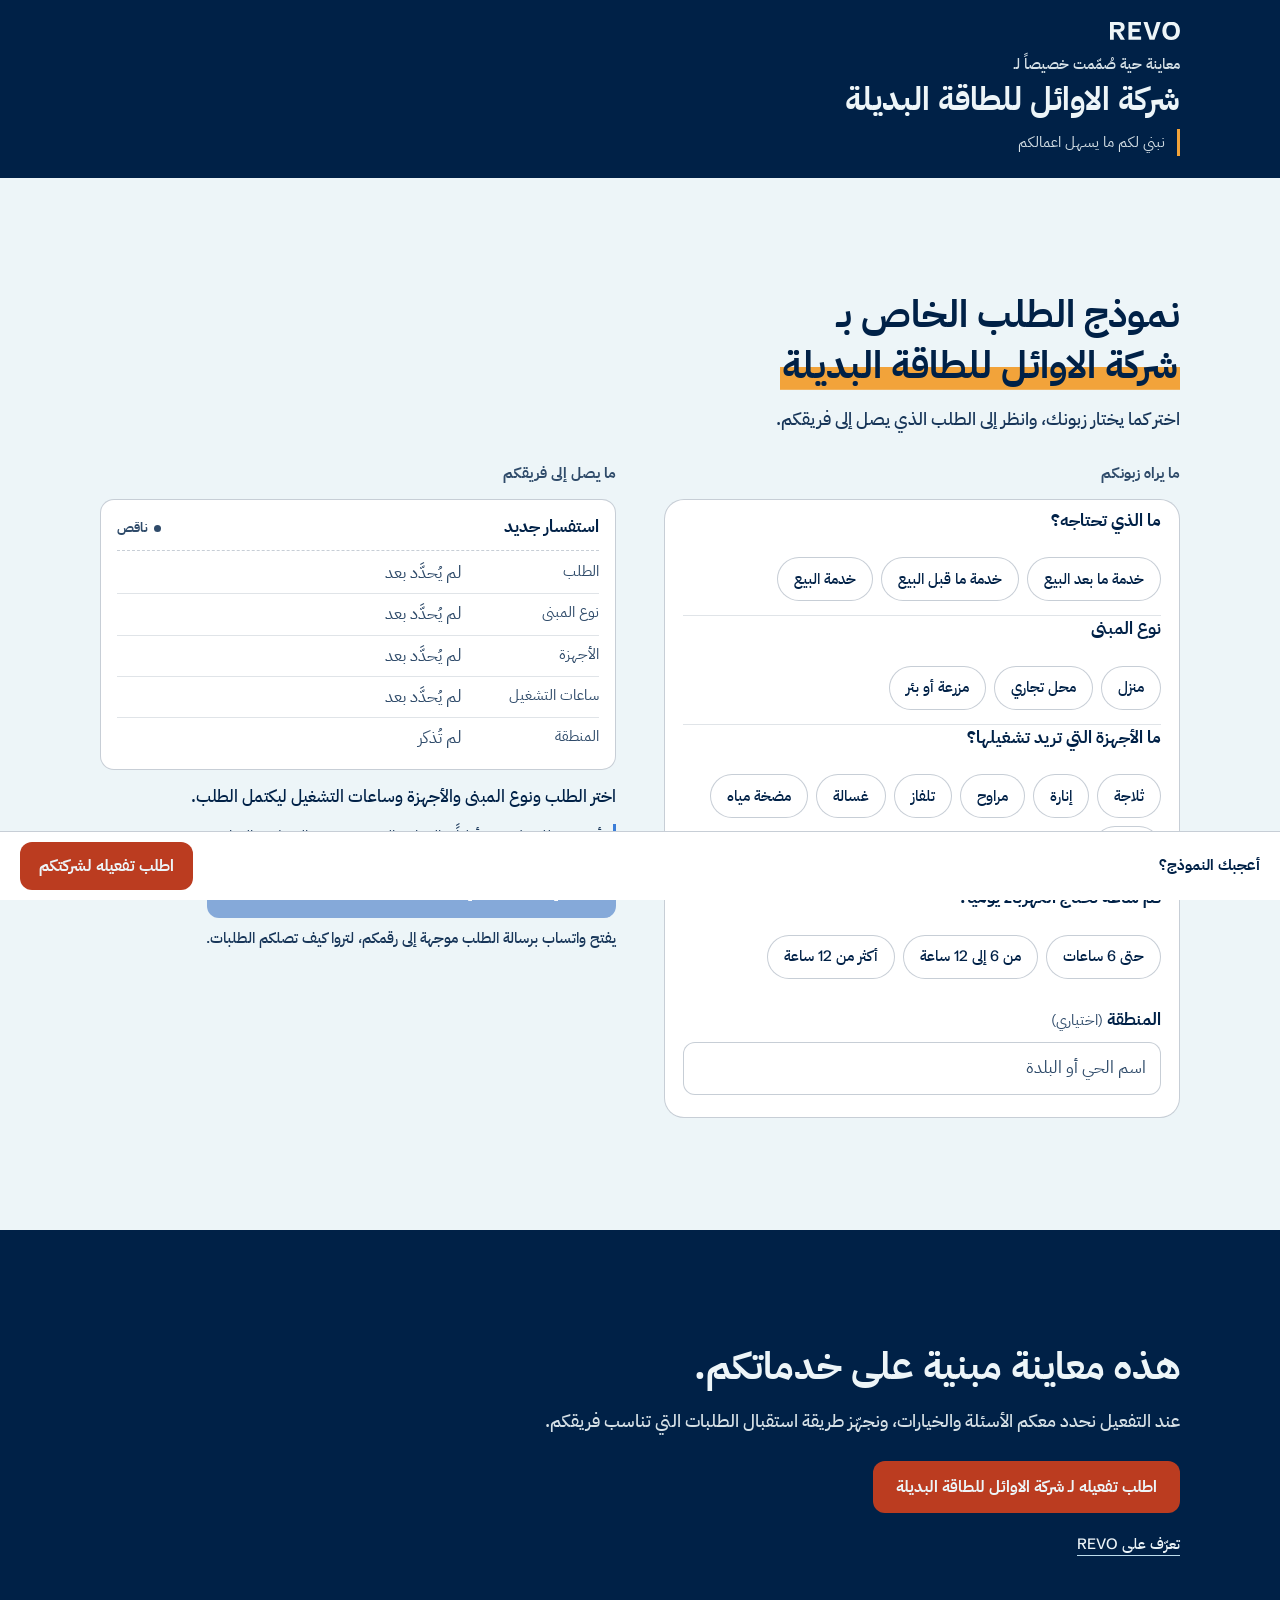
<file: for/awael787-7w0t/index.html>
<!doctype html>
<html lang="ar" dir="rtl" data-palette="brand">
<head>
  <meta charset="utf-8">
  <meta name="viewport" content="width=device-width, initial-scale=1, viewport-fit=cover">
  <title>نموذج طلبات خاص بـ شركة الاوائل للطاقة البديلة | REVO</title>
  <meta name="description" content="معاينة حية من REVO: نموذج طلبات مبني على خدمات شركة الاوائل للطاقة البديلة. جرّبه، وانظر كيف يصل الطلب مرتباً.">
  <meta name="robots" content="noindex, nofollow">
  <meta name="theme-color" content="#002147">
  <meta property="og:type" content="website">
  <meta property="og:locale" content="ar_AR">
  <meta property="og:site_name" content="REVO">
  <meta property="og:title" content="نموذج طلبات خاص بـ شركة الاوائل للطاقة البديلة | من REVO">
  <meta property="og:description" content="معاينة حية مبنية على خدماتكم. جرّبوها من الهاتف وانظروا كيف يصل الطلب مرتباً.">
  <meta property="og:url" content="https://start.revotech.systems/for/awael787-7w0t/">
  <meta property="og:image" content="https://start.revotech.systems/og-image.png">
  <meta property="og:image:width" content="1200">
  <meta property="og:image:height" content="630">
  <meta name="twitter:card" content="summary_large_image">
  <link rel="icon" href="../../assets/revo-avatar.svg" type="image/svg+xml">
  <link rel="preload" href="../../fonts/IBMPlexSansArabic-Bold.woff2" as="font" type="font/woff2" crossorigin>
  <link rel="preload" href="../../fonts/IBMPlexSansArabic-Regular.woff2" as="font" type="font/woff2" crossorigin>
  <script>
    document.documentElement.classList.add("js");
    if (window.matchMedia && matchMedia("(prefers-reduced-motion: no-preference)").matches) document.documentElement.classList.add("motion");
    setTimeout(function () { if (!window.__revealReady) document.documentElement.classList.add("reveal-all"); }, 2500);
  </script>
  <script src="../../config.js"></script>
  <link rel="stylesheet" href="../../styles.css">
  <script id="client-data" type="application/json">{"name":"شركة الاوائل للطاقة البديلة","sector":"solar","items":["خدمة ما بعد البيع","خدمة ما قبل البيع","خدمة البيع"],"whatsapp":"96339021083"}</script>
  <script src="../../for.js" defer></script>
</head>
<body class="client-page">
  <svg width="0" height="0" class="defs" aria-hidden="true" focusable="false">
    <symbol id="revo-wordmark" viewBox="69.3359375 -703.125 2782.25 715.8203125">
      <path fill-rule="evenodd" fill="currentColor" d="M2501.0 12.6953125Q2393.08984375 12.6953125 2314.4765625 -31.494140625Q2235.86328125 -75.68359375 2193.3828125 -157.470703125Q2150.90234375 -239.2578125 2150.90234375 -351.5625Q2150.90234375 -464.35546875 2193.3828125 -545.8984375Q2235.86328125 -627.44140625 2314.4765625 -671.630859375Q2393.08984375 -715.8203125 2501.48828125 -715.8203125Q2609.3984375 -715.8203125 2688.01171875 -671.630859375Q2766.625 -627.44140625 2809.10546875 -545.8984375Q2851.5859375 -464.35546875 2851.5859375 -351.5625Q2851.5859375 -239.2578125 2809.10546875 -157.470703125Q2766.625 -75.68359375 2688.01171875 -31.494140625Q2609.3984375 12.6953125 2501.0 12.6953125ZM69.3359375 0.0V-703.125H400.87890625Q651.85546875 -703.125 651.85546875 -499.51171875Q651.85546875 -336.0873718261719 478.53778076171875 -303.83087158203125L662.59765625 0.0H493.65234375L316.11328125 -295.8984375H220.21484375V0.0ZM803.71875 0.0V-703.125H1299.8125V-575.68359375H954.59765625V-430.6640625H1247.56640625V-308.59375H954.59765625V-127.44140625H1306.6484375V0.0ZM1644.546875 0.0 1398.94140625 -703.125H1561.05078125L1741.958984375 -117.64026641845703L1922.8671875 -703.125H2084.9765625L1839.37109375 0.0ZM2501.0 -114.74609375Q2561.546875 -114.74609375 2604.515625 -143.06640625Q2647.484375 -171.38671875 2670.43359375 -224.365234375Q2693.3828125 -277.34375 2693.3828125 -351.5625Q2693.3828125 -426.26953125 2670.43359375 -479.00390625Q2647.484375 -531.73828125 2604.515625 -560.05859375Q2561.546875 -588.37890625 2501.0 -588.37890625Q2440.94140625 -588.37890625 2397.97265625 -560.05859375Q2355.00390625 -531.73828125 2332.0546875 -479.00390625Q2309.10546875 -426.26953125 2309.10546875 -351.5625Q2309.10546875 -277.34375 2332.0546875 -224.365234375Q2355.00390625 -171.38671875 2397.97265625 -143.06640625Q2440.94140625 -114.74609375 2501.0 -114.74609375ZM220.21484375 -413.0859375H391.6015625Q444.3359375 -413.0859375 472.900390625 -435.302734375Q501.46484375 -457.51953125 501.46484375 -499.0234375Q501.46484375 -541.015625 472.412109375 -563.4765625Q443.359375 -585.9375 389.16015625 -585.9375H220.21484375Z"/>
    </symbol>
  </svg>

  <div class="client-bar">
    <div class="container">
      <a class="brand" href="https://start.revotech.systems/" aria-label="REVO">
        <svg class="wordmark" viewBox="0 0 2782.25 715.8203125" aria-hidden="true" focusable="false"><use href="#revo-wordmark"/></svg>
      </a>
      <p class="client-for">معاينة حية صُمّمت خصيصاً لـ</p>
      <p class="client-name">شركة الاوائل للطاقة البديلة</p>
      <p class="client-problem">نبني لكم ما يسهل اعمالكم</p>
    </div>
  </div>

  <main id="main">
    <section class="container section client-demo" aria-labelledby="demo-heading">
      <h1 id="demo-heading" data-reveal>نموذج الطلب الخاص بـ <mark class="hl">شركة الاوائل للطاقة البديلة</mark></h1>
      <p class="section-lead" data-reveal>اختر كما يختار زبونك، وانظر إلى الطلب الذي يصل إلى فريقكم.</p>

      <div class="demo-grid" data-reveal>
        <div class="demo-customer">
          <p class="pane-label">ما يراه زبونكم</p>
          <form class="demo-form" id="demo-form" novalidate></form>
        </div>
        <div class="demo-output">
          <p class="pane-label">ما يصل إلى فريقكم</p>
          <div class="slip slip-demo" id="demo-slip">
            <div class="slip-head">
              <span class="slip-title" id="demo-title">طلب جديد</span>
              <span class="slip-state" id="demo-state" data-done="false">ناقص</span>
            </div>
            <dl class="slip-rows" id="demo-rows"></dl>
          </div>
          <p class="demo-status" id="demo-status" role="status" aria-live="polite"></p>
          <p class="note" id="demo-note"></p>
          <a class="btn btn-blue" id="send-test" href="#" target="_blank" rel="noopener" aria-disabled="true">جرّب إرسال الطلب إلى واتساب شركة الاوائل للطاقة البديلة</a>
          <p class="micro">يفتح واتساب برسالة الطلب موجهة إلى رقمكم، لتروا كيف تصلكم الطلبات.</p>
        </div>
      </div>
    </section>

    <section class="band-dark" aria-labelledby="next-heading">
      <div class="container section client-next">
        <h2 id="next-heading" data-reveal>هذه معاينة مبنية على خدماتكم.</h2>
        <p class="section-lead" data-reveal>عند التفعيل نحدد معكم الأسئلة والخيارات، ونجهّز طريقة استقبال الطلبات التي تناسب فريقكم.</p>
        <a class="btn btn-primary" data-claim data-reveal href="#" target="_blank" rel="noopener">اطلب تفعيله لـ شركة الاوائل للطاقة البديلة</a>
        <p class="micro" data-reveal><a class="link-quiet" href="https://start.revotech.systems/">تعرّف على REVO</a></p>
      </div>
    </section>
  </main>

  <div class="claim-bar">
    <span>أعجبك النموذج؟</span>
    <a class="btn btn-primary" data-claim href="#" target="_blank" rel="noopener">اطلب تفعيله لشركتكم</a>
  </div>
</body>
</html>
</file>
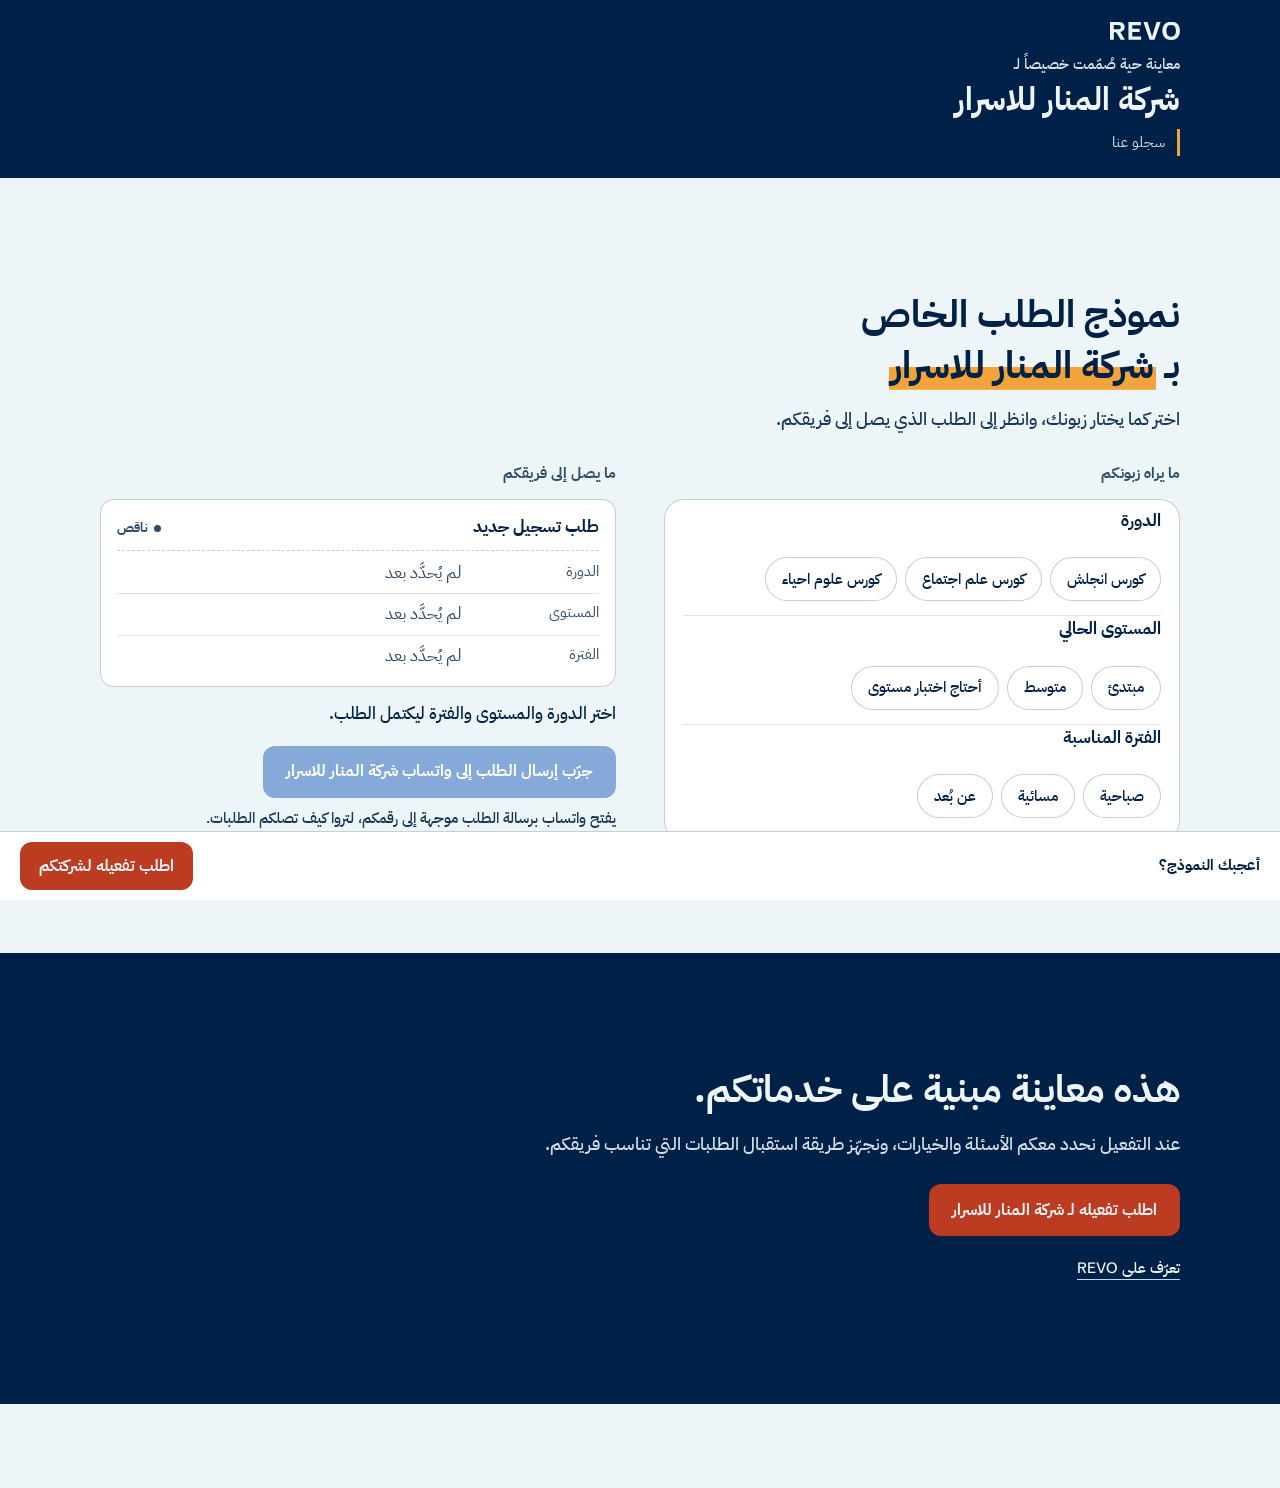
<file: for/manar10-q17c/index.html>
<!doctype html>
<html lang="ar" dir="rtl" data-palette="brand">
<head>
  <meta charset="utf-8">
  <meta name="viewport" content="width=device-width, initial-scale=1, viewport-fit=cover">
  <title>نموذج طلبات خاص بـ شركة المنار للاسرار | REVO</title>
  <meta name="description" content="معاينة حية من REVO: نموذج طلبات مبني على خدمات شركة المنار للاسرار. جرّبه، وانظر كيف يصل الطلب مرتباً.">
  <meta name="robots" content="noindex, nofollow">
  <meta name="theme-color" content="#002147">
  <meta property="og:type" content="website">
  <meta property="og:locale" content="ar_AR">
  <meta property="og:site_name" content="REVO">
  <meta property="og:title" content="نموذج طلبات خاص بـ شركة المنار للاسرار | من REVO">
  <meta property="og:description" content="معاينة حية مبنية على خدماتكم. جرّبوها من الهاتف وانظروا كيف يصل الطلب مرتباً.">
  <meta property="og:url" content="https://start.revotech.systems/for/manar10-q17c/">
  <meta property="og:image" content="https://start.revotech.systems/og-image.png">
  <meta property="og:image:width" content="1200">
  <meta property="og:image:height" content="630">
  <meta name="twitter:card" content="summary_large_image">
  <link rel="icon" href="../../assets/revo-avatar.svg" type="image/svg+xml">
  <link rel="preload" href="../../fonts/IBMPlexSansArabic-Bold.woff2" as="font" type="font/woff2" crossorigin>
  <link rel="preload" href="../../fonts/IBMPlexSansArabic-Regular.woff2" as="font" type="font/woff2" crossorigin>
  <script>
    document.documentElement.classList.add("js");
    if (window.matchMedia && matchMedia("(prefers-reduced-motion: no-preference)").matches) document.documentElement.classList.add("motion");
    setTimeout(function () { if (!window.__revealReady) document.documentElement.classList.add("reveal-all"); }, 2500);
  </script>
  <script src="../../config.js"></script>
  <link rel="stylesheet" href="../../styles.css">
  <script id="client-data" type="application/json">{"name":"شركة المنار للاسرار","sector":"institutes","items":["كورس انجلش","كورس علم اجتماع","كورس علوم احياء"],"whatsapp":"963953673908"}</script>
  <script src="../../for.js" defer></script>
</head>
<body class="client-page">
  <svg width="0" height="0" class="defs" aria-hidden="true" focusable="false">
    <symbol id="revo-wordmark" viewBox="69.3359375 -703.125 2782.25 715.8203125">
      <path fill-rule="evenodd" fill="currentColor" d="M2501.0 12.6953125Q2393.08984375 12.6953125 2314.4765625 -31.494140625Q2235.86328125 -75.68359375 2193.3828125 -157.470703125Q2150.90234375 -239.2578125 2150.90234375 -351.5625Q2150.90234375 -464.35546875 2193.3828125 -545.8984375Q2235.86328125 -627.44140625 2314.4765625 -671.630859375Q2393.08984375 -715.8203125 2501.48828125 -715.8203125Q2609.3984375 -715.8203125 2688.01171875 -671.630859375Q2766.625 -627.44140625 2809.10546875 -545.8984375Q2851.5859375 -464.35546875 2851.5859375 -351.5625Q2851.5859375 -239.2578125 2809.10546875 -157.470703125Q2766.625 -75.68359375 2688.01171875 -31.494140625Q2609.3984375 12.6953125 2501.0 12.6953125ZM69.3359375 0.0V-703.125H400.87890625Q651.85546875 -703.125 651.85546875 -499.51171875Q651.85546875 -336.0873718261719 478.53778076171875 -303.83087158203125L662.59765625 0.0H493.65234375L316.11328125 -295.8984375H220.21484375V0.0ZM803.71875 0.0V-703.125H1299.8125V-575.68359375H954.59765625V-430.6640625H1247.56640625V-308.59375H954.59765625V-127.44140625H1306.6484375V0.0ZM1644.546875 0.0 1398.94140625 -703.125H1561.05078125L1741.958984375 -117.64026641845703L1922.8671875 -703.125H2084.9765625L1839.37109375 0.0ZM2501.0 -114.74609375Q2561.546875 -114.74609375 2604.515625 -143.06640625Q2647.484375 -171.38671875 2670.43359375 -224.365234375Q2693.3828125 -277.34375 2693.3828125 -351.5625Q2693.3828125 -426.26953125 2670.43359375 -479.00390625Q2647.484375 -531.73828125 2604.515625 -560.05859375Q2561.546875 -588.37890625 2501.0 -588.37890625Q2440.94140625 -588.37890625 2397.97265625 -560.05859375Q2355.00390625 -531.73828125 2332.0546875 -479.00390625Q2309.10546875 -426.26953125 2309.10546875 -351.5625Q2309.10546875 -277.34375 2332.0546875 -224.365234375Q2355.00390625 -171.38671875 2397.97265625 -143.06640625Q2440.94140625 -114.74609375 2501.0 -114.74609375ZM220.21484375 -413.0859375H391.6015625Q444.3359375 -413.0859375 472.900390625 -435.302734375Q501.46484375 -457.51953125 501.46484375 -499.0234375Q501.46484375 -541.015625 472.412109375 -563.4765625Q443.359375 -585.9375 389.16015625 -585.9375H220.21484375Z"/>
    </symbol>
  </svg>

  <div class="client-bar">
    <div class="container">
      <a class="brand" href="https://start.revotech.systems/" aria-label="REVO">
        <svg class="wordmark" viewBox="0 0 2782.25 715.8203125" aria-hidden="true" focusable="false"><use href="#revo-wordmark"/></svg>
      </a>
      <p class="client-for">معاينة حية صُمّمت خصيصاً لـ</p>
      <p class="client-name">شركة المنار للاسرار</p>
      <p class="client-problem">سجلو عنا</p>
    </div>
  </div>

  <main id="main">
    <section class="container section client-demo" aria-labelledby="demo-heading">
      <h1 id="demo-heading" data-reveal>نموذج الطلب الخاص بـ <mark class="hl">شركة المنار للاسرار</mark></h1>
      <p class="section-lead" data-reveal>اختر كما يختار زبونك، وانظر إلى الطلب الذي يصل إلى فريقكم.</p>

      <div class="demo-grid" data-reveal>
        <div class="demo-customer">
          <p class="pane-label">ما يراه زبونكم</p>
          <form class="demo-form" id="demo-form" novalidate></form>
        </div>
        <div class="demo-output">
          <p class="pane-label">ما يصل إلى فريقكم</p>
          <div class="slip slip-demo" id="demo-slip">
            <div class="slip-head">
              <span class="slip-title" id="demo-title">طلب جديد</span>
              <span class="slip-state" id="demo-state" data-done="false">ناقص</span>
            </div>
            <dl class="slip-rows" id="demo-rows"></dl>
          </div>
          <p class="demo-status" id="demo-status" role="status" aria-live="polite"></p>
          <p class="note" id="demo-note"></p>
          <a class="btn btn-blue" id="send-test" href="#" target="_blank" rel="noopener" aria-disabled="true">جرّب إرسال الطلب إلى واتساب شركة المنار للاسرار</a>
          <p class="micro">يفتح واتساب برسالة الطلب موجهة إلى رقمكم، لتروا كيف تصلكم الطلبات.</p>
        </div>
      </div>
    </section>

    <section class="band-dark" aria-labelledby="next-heading">
      <div class="container section client-next">
        <h2 id="next-heading" data-reveal>هذه معاينة مبنية على خدماتكم.</h2>
        <p class="section-lead" data-reveal>عند التفعيل نحدد معكم الأسئلة والخيارات، ونجهّز طريقة استقبال الطلبات التي تناسب فريقكم.</p>
        <a class="btn btn-primary" data-claim data-reveal href="#" target="_blank" rel="noopener">اطلب تفعيله لـ شركة المنار للاسرار</a>
        <p class="micro" data-reveal><a class="link-quiet" href="https://start.revotech.systems/">تعرّف على REVO</a></p>
      </div>
    </section>
  </main>

  <div class="claim-bar">
    <span>أعجبك النموذج؟</span>
    <a class="btn btn-primary" data-claim href="#" target="_blank" rel="noopener">اطلب تفعيله لشركتكم</a>
  </div>
</body>
</html>
</file>
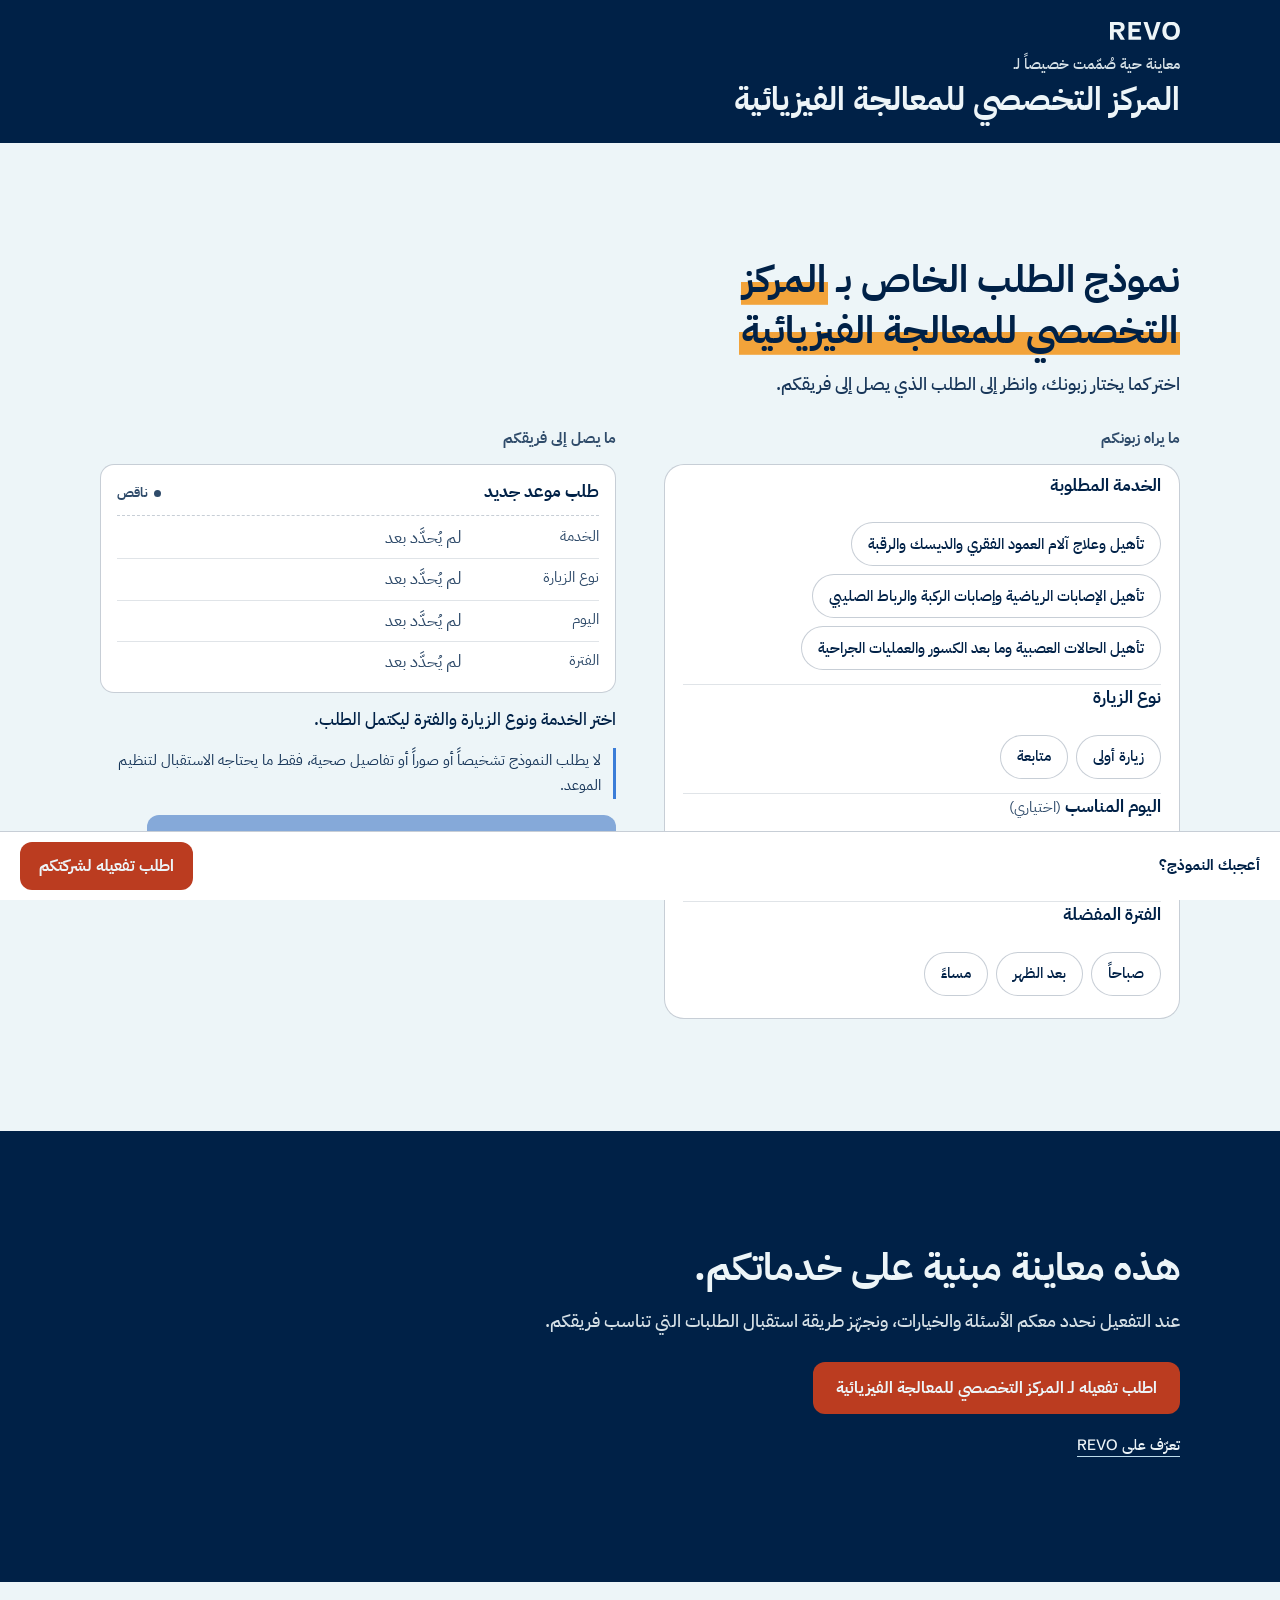
<file: for/ptlouai-4m9x/index.html>
<!doctype html>
<html lang="ar" dir="rtl" data-palette="brand">
<head>
  <meta charset="utf-8">
  <meta name="viewport" content="width=device-width, initial-scale=1, viewport-fit=cover">
  <title>نموذج طلبات خاص بـ المركز التخصصي للمعالجة الفيزيائية | REVO</title>
  <meta name="description" content="معاينة حية من REVO: نموذج طلبات مبني على خدمات المركز التخصصي للمعالجة الفيزيائية. جرّبه، وانظر كيف يصل الطلب مرتباً.">
  <meta name="robots" content="noindex, nofollow">
  <meta name="theme-color" content="#002147">
  <meta property="og:type" content="website">
  <meta property="og:locale" content="ar_AR">
  <meta property="og:site_name" content="REVO">
  <meta property="og:title" content="نموذج طلبات خاص بـ المركز التخصصي للمعالجة الفيزيائية | من REVO">
  <meta property="og:description" content="معاينة حية مبنية على خدماتكم. جرّبوها من الهاتف وانظروا كيف يصل الطلب مرتباً.">
  <meta property="og:url" content="https://start.revotech.systems/for/ptlouai-4m9x/">
  <meta property="og:image" content="https://start.revotech.systems/og-image.png">
  <meta property="og:image:width" content="1200">
  <meta property="og:image:height" content="630">
  <meta name="twitter:card" content="summary_large_image">
  <link rel="icon" href="../../assets/revo-avatar.svg" type="image/svg+xml">
  <link rel="preload" href="../../fonts/IBMPlexSansArabic-Bold.woff2" as="font" type="font/woff2" crossorigin>
  <link rel="preload" href="../../fonts/IBMPlexSansArabic-Regular.woff2" as="font" type="font/woff2" crossorigin>
  <script>
    document.documentElement.classList.add("js");
    if (window.matchMedia && matchMedia("(prefers-reduced-motion: no-preference)").matches) document.documentElement.classList.add("motion");
    setTimeout(function () { if (!window.__revealReady) document.documentElement.classList.add("reveal-all"); }, 2500);
  </script>
  <script src="../../config.js"></script>
  <link rel="stylesheet" href="../../styles.css">
  <script id="client-data" type="application/json">{"name":"المركز التخصصي للمعالجة الفيزيائية","sector":"clinics","items":["تأهيل وعلاج آلام العمود الفقري والديسك والرقبة","تأهيل الإصابات الرياضية وإصابات الركبة والرباط الصليبي","تأهيل الحالات العصبية وما بعد الكسور والعمليات الجراحية"],"whatsapp":"963116664263"}</script>
  <script src="../../for.js" defer></script>
</head>
<body class="client-page">
  <svg width="0" height="0" class="defs" aria-hidden="true" focusable="false">
    <symbol id="revo-wordmark" viewBox="69.3359375 -703.125 2782.25 715.8203125">
      <path fill-rule="evenodd" fill="currentColor" d="M2501.0 12.6953125Q2393.08984375 12.6953125 2314.4765625 -31.494140625Q2235.86328125 -75.68359375 2193.3828125 -157.470703125Q2150.90234375 -239.2578125 2150.90234375 -351.5625Q2150.90234375 -464.35546875 2193.3828125 -545.8984375Q2235.86328125 -627.44140625 2314.4765625 -671.630859375Q2393.08984375 -715.8203125 2501.48828125 -715.8203125Q2609.3984375 -715.8203125 2688.01171875 -671.630859375Q2766.625 -627.44140625 2809.10546875 -545.8984375Q2851.5859375 -464.35546875 2851.5859375 -351.5625Q2851.5859375 -239.2578125 2809.10546875 -157.470703125Q2766.625 -75.68359375 2688.01171875 -31.494140625Q2609.3984375 12.6953125 2501.0 12.6953125ZM69.3359375 0.0V-703.125H400.87890625Q651.85546875 -703.125 651.85546875 -499.51171875Q651.85546875 -336.0873718261719 478.53778076171875 -303.83087158203125L662.59765625 0.0H493.65234375L316.11328125 -295.8984375H220.21484375V0.0ZM803.71875 0.0V-703.125H1299.8125V-575.68359375H954.59765625V-430.6640625H1247.56640625V-308.59375H954.59765625V-127.44140625H1306.6484375V0.0ZM1644.546875 0.0 1398.94140625 -703.125H1561.05078125L1741.958984375 -117.64026641845703L1922.8671875 -703.125H2084.9765625L1839.37109375 0.0ZM2501.0 -114.74609375Q2561.546875 -114.74609375 2604.515625 -143.06640625Q2647.484375 -171.38671875 2670.43359375 -224.365234375Q2693.3828125 -277.34375 2693.3828125 -351.5625Q2693.3828125 -426.26953125 2670.43359375 -479.00390625Q2647.484375 -531.73828125 2604.515625 -560.05859375Q2561.546875 -588.37890625 2501.0 -588.37890625Q2440.94140625 -588.37890625 2397.97265625 -560.05859375Q2355.00390625 -531.73828125 2332.0546875 -479.00390625Q2309.10546875 -426.26953125 2309.10546875 -351.5625Q2309.10546875 -277.34375 2332.0546875 -224.365234375Q2355.00390625 -171.38671875 2397.97265625 -143.06640625Q2440.94140625 -114.74609375 2501.0 -114.74609375ZM220.21484375 -413.0859375H391.6015625Q444.3359375 -413.0859375 472.900390625 -435.302734375Q501.46484375 -457.51953125 501.46484375 -499.0234375Q501.46484375 -541.015625 472.412109375 -563.4765625Q443.359375 -585.9375 389.16015625 -585.9375H220.21484375Z"/>
    </symbol>
  </svg>

  <div class="client-bar">
    <div class="container">
      <a class="brand" href="https://start.revotech.systems/" aria-label="REVO">
        <svg class="wordmark" viewBox="0 0 2782.25 715.8203125" aria-hidden="true" focusable="false"><use href="#revo-wordmark"/></svg>
      </a>
      <p class="client-for">معاينة حية صُمّمت خصيصاً لـ</p>
      <p class="client-name">المركز التخصصي للمعالجة الفيزيائية</p>
      
    </div>
  </div>

  <main id="main">
    <section class="container section client-demo" aria-labelledby="demo-heading">
      <h1 id="demo-heading" data-reveal>نموذج الطلب الخاص بـ <mark class="hl">المركز التخصصي للمعالجة الفيزيائية</mark></h1>
      <p class="section-lead" data-reveal>اختر كما يختار زبونك، وانظر إلى الطلب الذي يصل إلى فريقكم.</p>

      <div class="demo-grid" data-reveal>
        <div class="demo-customer">
          <p class="pane-label">ما يراه زبونكم</p>
          <form class="demo-form" id="demo-form" novalidate></form>
        </div>
        <div class="demo-output">
          <p class="pane-label">ما يصل إلى فريقكم</p>
          <div class="slip slip-demo" id="demo-slip">
            <div class="slip-head">
              <span class="slip-title" id="demo-title">طلب جديد</span>
              <span class="slip-state" id="demo-state" data-done="false">ناقص</span>
            </div>
            <dl class="slip-rows" id="demo-rows"></dl>
          </div>
          <p class="demo-status" id="demo-status" role="status" aria-live="polite"></p>
          <p class="note" id="demo-note"></p>
          <a class="btn btn-blue" id="send-test" href="#" target="_blank" rel="noopener" aria-disabled="true">جرّب إرسال الطلب إلى واتساب المركز التخصصي للمعالجة الفيزيائية</a>
          <p class="micro">يفتح واتساب برسالة الطلب موجهة إلى رقمكم، لتروا كيف تصلكم الطلبات.</p>
        </div>
      </div>
    </section>

    <section class="band-dark" aria-labelledby="next-heading">
      <div class="container section client-next">
        <h2 id="next-heading" data-reveal>هذه معاينة مبنية على خدماتكم.</h2>
        <p class="section-lead" data-reveal>عند التفعيل نحدد معكم الأسئلة والخيارات، ونجهّز طريقة استقبال الطلبات التي تناسب فريقكم.</p>
        <a class="btn btn-primary" data-claim data-reveal href="#" target="_blank" rel="noopener">اطلب تفعيله لـ المركز التخصصي للمعالجة الفيزيائية</a>
        <p class="micro" data-reveal><a class="link-quiet" href="https://start.revotech.systems/">تعرّف على REVO</a></p>
      </div>
    </section>
  </main>

  <div class="claim-bar">
    <span>أعجبك النموذج؟</span>
    <a class="btn btn-primary" data-claim href="#" target="_blank" rel="noopener">اطلب تفعيله لشركتكم</a>
  </div>
</body>
</html>
</file>
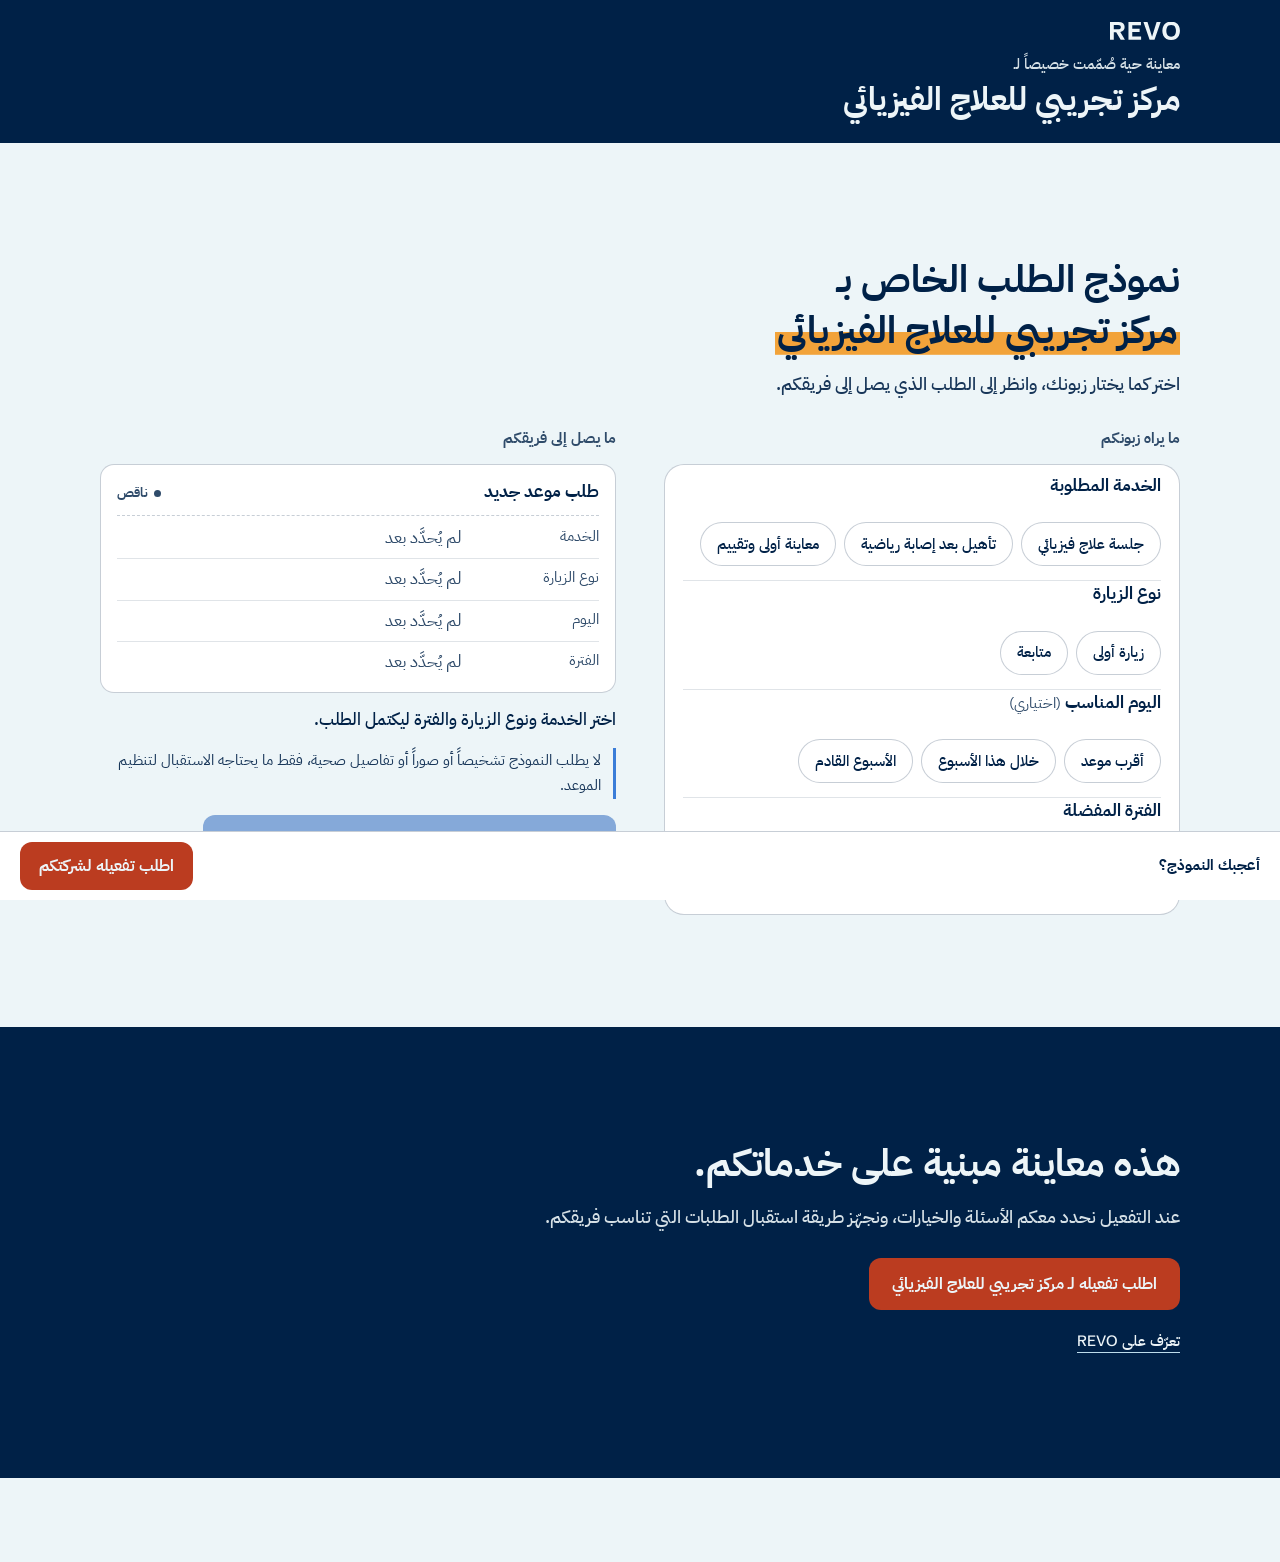
<file: for/test-physio-r4p9/index.html>
<!doctype html>
<html lang="ar" dir="rtl" data-palette="brand">
<head>
  <meta charset="utf-8">
  <meta name="viewport" content="width=device-width, initial-scale=1, viewport-fit=cover">
  <title>نموذج طلبات خاص بـ مركز تجريبي للعلاج الفيزيائي | REVO</title>
  <meta name="description" content="معاينة حية من REVO: نموذج طلبات مبني على خدمات مركز تجريبي للعلاج الفيزيائي. جرّبه، وانظر كيف يصل الطلب مرتباً.">
  <meta name="robots" content="noindex, nofollow">
  <meta name="theme-color" content="#002147">
  <meta property="og:type" content="website">
  <meta property="og:locale" content="ar_AR">
  <meta property="og:site_name" content="REVO">
  <meta property="og:title" content="نموذج طلبات خاص بـ مركز تجريبي للعلاج الفيزيائي | من REVO">
  <meta property="og:description" content="معاينة حية مبنية على خدماتكم. جرّبوها من الهاتف وانظروا كيف يصل الطلب مرتباً.">
  <meta property="og:url" content="https://start.revotech.systems/for/test-physio-r4p9/">
  <meta property="og:image" content="https://start.revotech.systems/og-image.png">
  <meta property="og:image:width" content="1200">
  <meta property="og:image:height" content="630">
  <meta name="twitter:card" content="summary_large_image">
  <link rel="icon" href="../../assets/revo-avatar.svg" type="image/svg+xml">
  <link rel="preload" href="../../fonts/IBMPlexSansArabic-Bold.woff2" as="font" type="font/woff2" crossorigin>
  <link rel="preload" href="../../fonts/IBMPlexSansArabic-Regular.woff2" as="font" type="font/woff2" crossorigin>
  <script>
    document.documentElement.classList.add("js");
    if (window.matchMedia && matchMedia("(prefers-reduced-motion: no-preference)").matches) document.documentElement.classList.add("motion");
    setTimeout(function () { if (!window.__revealReady) document.documentElement.classList.add("reveal-all"); }, 2500);
  </script>
  <script src="../../config.js"></script>
  <link rel="stylesheet" href="../../styles.css">
  <script id="client-data" type="application/json">{"name":"مركز تجريبي للعلاج الفيزيائي","sector":"clinics","items":["جلسة علاج فيزيائي","تأهيل بعد إصابة رياضية","معاينة أولى وتقييم"],"whatsapp":"963956314901"}</script>
  <script src="../../for.js" defer></script>
</head>
<body class="client-page">
  <svg width="0" height="0" class="defs" aria-hidden="true" focusable="false">
    <symbol id="revo-wordmark" viewBox="69.3359375 -703.125 2782.25 715.8203125">
      <path fill-rule="evenodd" fill="currentColor" d="M2501.0 12.6953125Q2393.08984375 12.6953125 2314.4765625 -31.494140625Q2235.86328125 -75.68359375 2193.3828125 -157.470703125Q2150.90234375 -239.2578125 2150.90234375 -351.5625Q2150.90234375 -464.35546875 2193.3828125 -545.8984375Q2235.86328125 -627.44140625 2314.4765625 -671.630859375Q2393.08984375 -715.8203125 2501.48828125 -715.8203125Q2609.3984375 -715.8203125 2688.01171875 -671.630859375Q2766.625 -627.44140625 2809.10546875 -545.8984375Q2851.5859375 -464.35546875 2851.5859375 -351.5625Q2851.5859375 -239.2578125 2809.10546875 -157.470703125Q2766.625 -75.68359375 2688.01171875 -31.494140625Q2609.3984375 12.6953125 2501.0 12.6953125ZM69.3359375 0.0V-703.125H400.87890625Q651.85546875 -703.125 651.85546875 -499.51171875Q651.85546875 -336.0873718261719 478.53778076171875 -303.83087158203125L662.59765625 0.0H493.65234375L316.11328125 -295.8984375H220.21484375V0.0ZM803.71875 0.0V-703.125H1299.8125V-575.68359375H954.59765625V-430.6640625H1247.56640625V-308.59375H954.59765625V-127.44140625H1306.6484375V0.0ZM1644.546875 0.0 1398.94140625 -703.125H1561.05078125L1741.958984375 -117.64026641845703L1922.8671875 -703.125H2084.9765625L1839.37109375 0.0ZM2501.0 -114.74609375Q2561.546875 -114.74609375 2604.515625 -143.06640625Q2647.484375 -171.38671875 2670.43359375 -224.365234375Q2693.3828125 -277.34375 2693.3828125 -351.5625Q2693.3828125 -426.26953125 2670.43359375 -479.00390625Q2647.484375 -531.73828125 2604.515625 -560.05859375Q2561.546875 -588.37890625 2501.0 -588.37890625Q2440.94140625 -588.37890625 2397.97265625 -560.05859375Q2355.00390625 -531.73828125 2332.0546875 -479.00390625Q2309.10546875 -426.26953125 2309.10546875 -351.5625Q2309.10546875 -277.34375 2332.0546875 -224.365234375Q2355.00390625 -171.38671875 2397.97265625 -143.06640625Q2440.94140625 -114.74609375 2501.0 -114.74609375ZM220.21484375 -413.0859375H391.6015625Q444.3359375 -413.0859375 472.900390625 -435.302734375Q501.46484375 -457.51953125 501.46484375 -499.0234375Q501.46484375 -541.015625 472.412109375 -563.4765625Q443.359375 -585.9375 389.16015625 -585.9375H220.21484375Z"/>
    </symbol>
  </svg>

  <div class="client-bar">
    <div class="container">
      <a class="brand" href="https://start.revotech.systems/" aria-label="REVO">
        <svg class="wordmark" viewBox="0 0 2782.25 715.8203125" aria-hidden="true" focusable="false"><use href="#revo-wordmark"/></svg>
      </a>
      <p class="client-for">معاينة حية صُمّمت خصيصاً لـ</p>
      <p class="client-name">مركز تجريبي للعلاج الفيزيائي</p>
      
    </div>
  </div>

  <main id="main">
    <section class="container section client-demo" aria-labelledby="demo-heading">
      <h1 id="demo-heading" data-reveal>نموذج الطلب الخاص بـ <mark class="hl">مركز تجريبي للعلاج الفيزيائي</mark></h1>
      <p class="section-lead" data-reveal>اختر كما يختار زبونك، وانظر إلى الطلب الذي يصل إلى فريقكم.</p>

      <div class="demo-grid" data-reveal>
        <div class="demo-customer">
          <p class="pane-label">ما يراه زبونكم</p>
          <form class="demo-form" id="demo-form" novalidate></form>
        </div>
        <div class="demo-output">
          <p class="pane-label">ما يصل إلى فريقكم</p>
          <div class="slip slip-demo" id="demo-slip">
            <div class="slip-head">
              <span class="slip-title" id="demo-title">طلب جديد</span>
              <span class="slip-state" id="demo-state" data-done="false">ناقص</span>
            </div>
            <dl class="slip-rows" id="demo-rows"></dl>
          </div>
          <p class="demo-status" id="demo-status" role="status" aria-live="polite"></p>
          <p class="note" id="demo-note"></p>
          <a class="btn btn-blue" id="send-test" href="#" target="_blank" rel="noopener" aria-disabled="true">جرّب إرسال الطلب إلى واتساب مركز تجريبي للعلاج الفيزيائي</a>
          <p class="micro">يفتح واتساب برسالة الطلب موجهة إلى رقمكم، لتروا كيف تصلكم الطلبات.</p>
        </div>
      </div>
    </section>

    <section class="band-dark" aria-labelledby="next-heading">
      <div class="container section client-next">
        <h2 id="next-heading" data-reveal>هذه معاينة مبنية على خدماتكم.</h2>
        <p class="section-lead" data-reveal>عند التفعيل نحدد معكم الأسئلة والخيارات، ونجهّز طريقة استقبال الطلبات التي تناسب فريقكم.</p>
        <a class="btn btn-primary" data-claim data-reveal href="#" target="_blank" rel="noopener">اطلب تفعيله لـ مركز تجريبي للعلاج الفيزيائي</a>
        <p class="micro" data-reveal><a class="link-quiet" href="https://start.revotech.systems/">تعرّف على REVO</a></p>
      </div>
    </section>
  </main>

  <div class="claim-bar">
    <span>أعجبك النموذج؟</span>
    <a class="btn btn-primary" data-claim href="#" target="_blank" rel="noopener">اطلب تفعيله لشركتكم</a>
  </div>
</body>
</html>
</file>
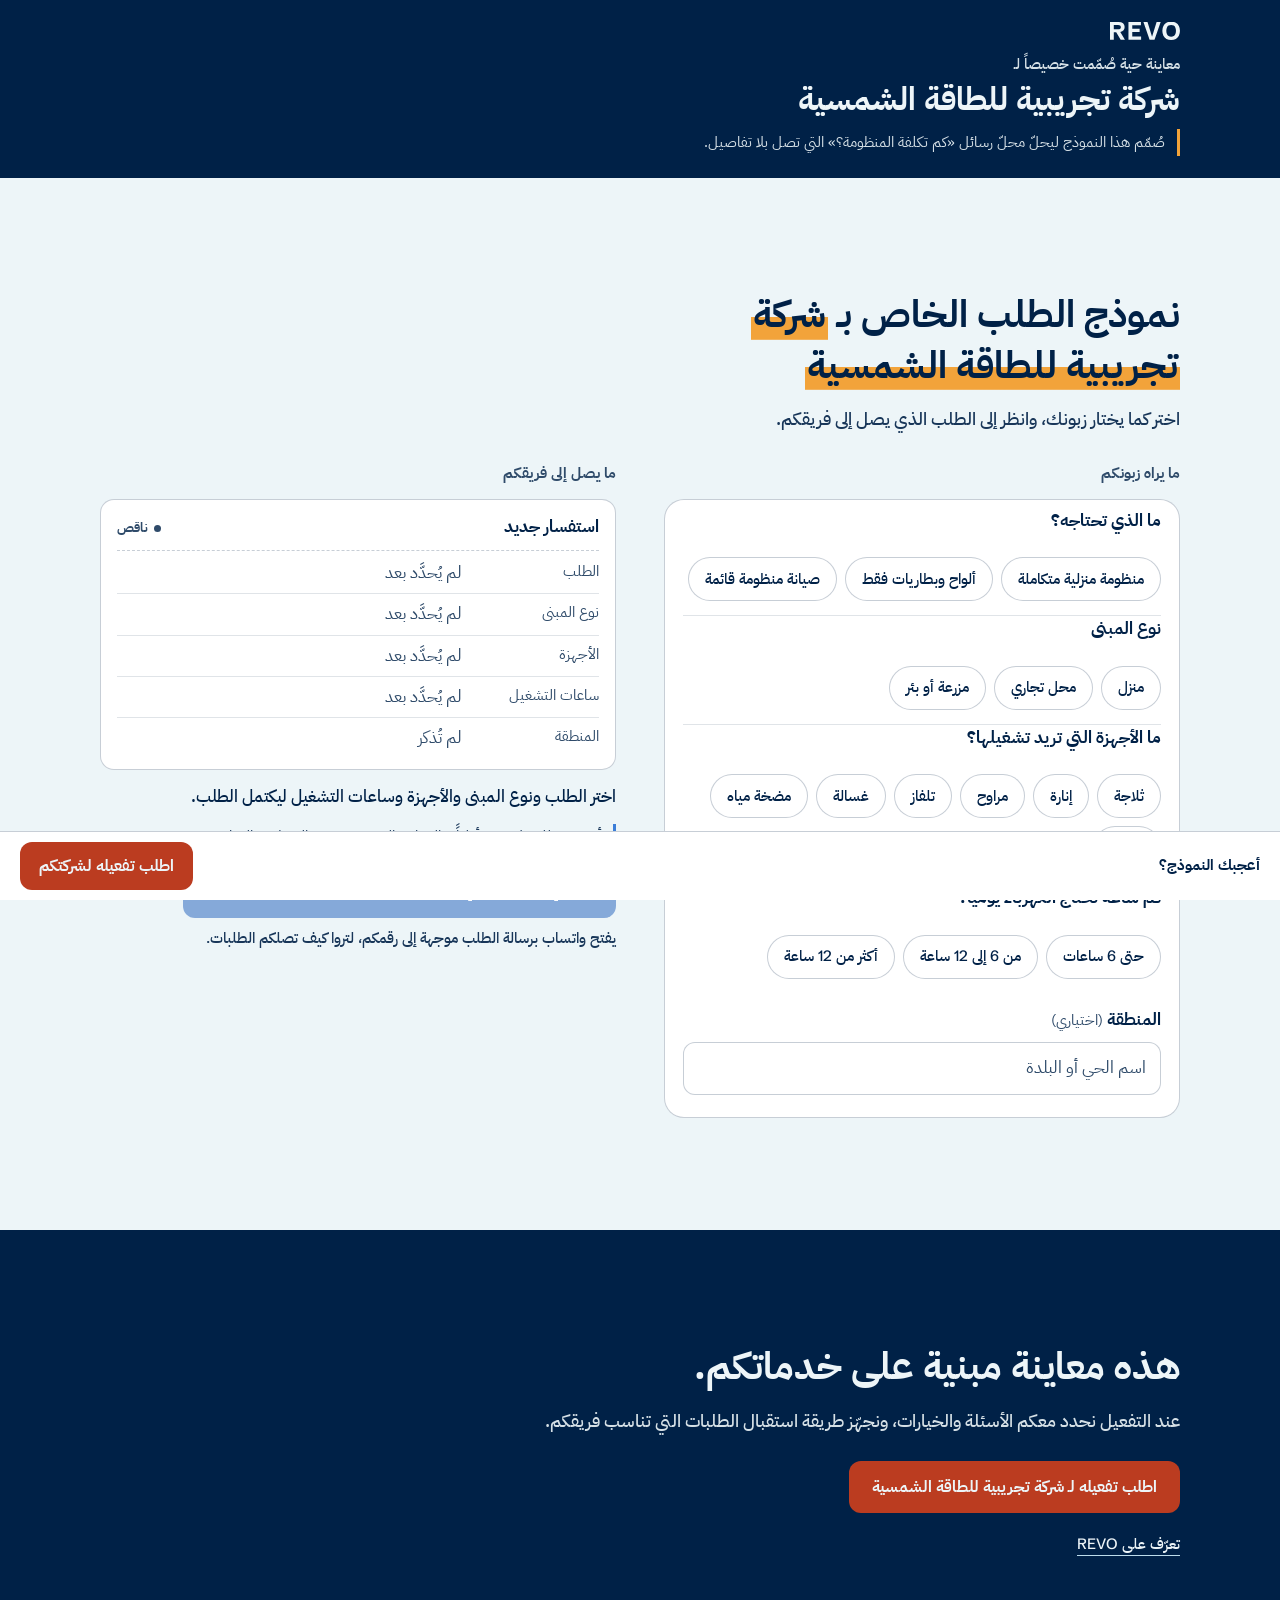
<file: for/test-solar-k7m2/index.html>
<!doctype html>
<html lang="ar" dir="rtl" data-palette="brand">
<head>
  <meta charset="utf-8">
  <meta name="viewport" content="width=device-width, initial-scale=1, viewport-fit=cover">
  <title>نموذج طلبات خاص بـ شركة تجريبية للطاقة الشمسية | REVO</title>
  <meta name="description" content="معاينة حية من REVO: نموذج طلبات مبني على خدمات شركة تجريبية للطاقة الشمسية. جرّبه، وانظر كيف يصل الطلب مرتباً.">
  <meta name="robots" content="noindex, nofollow">
  <meta name="theme-color" content="#002147">
  <meta property="og:type" content="website">
  <meta property="og:locale" content="ar_AR">
  <meta property="og:site_name" content="REVO">
  <meta property="og:title" content="نموذج طلبات خاص بـ شركة تجريبية للطاقة الشمسية | من REVO">
  <meta property="og:description" content="معاينة حية مبنية على خدماتكم. جرّبوها من الهاتف وانظروا كيف يصل الطلب مرتباً.">
  <meta property="og:url" content="https://start.revotech.systems/for/test-solar-k7m2/">
  <meta property="og:image" content="https://start.revotech.systems/og-image.png">
  <meta property="og:image:width" content="1200">
  <meta property="og:image:height" content="630">
  <meta name="twitter:card" content="summary_large_image">
  <link rel="icon" href="../../assets/revo-avatar.svg" type="image/svg+xml">
  <link rel="preload" href="../../fonts/IBMPlexSansArabic-Bold.woff2" as="font" type="font/woff2" crossorigin>
  <link rel="preload" href="../../fonts/IBMPlexSansArabic-Regular.woff2" as="font" type="font/woff2" crossorigin>
  <script>
    document.documentElement.classList.add("js");
    if (window.matchMedia && matchMedia("(prefers-reduced-motion: no-preference)").matches) document.documentElement.classList.add("motion");
    setTimeout(function () { if (!window.__revealReady) document.documentElement.classList.add("reveal-all"); }, 2500);
  </script>
  <script src="../../config.js"></script>
  <link rel="stylesheet" href="../../styles.css">
  <script id="client-data" type="application/json">{"name":"شركة تجريبية للطاقة الشمسية","sector":"solar","items":["منظومة منزلية متكاملة","ألواح وبطاريات فقط","صيانة منظومة قائمة"],"whatsapp":"963956314901"}</script>
  <script src="../../for.js" defer></script>
</head>
<body class="client-page">
  <svg width="0" height="0" class="defs" aria-hidden="true" focusable="false">
    <symbol id="revo-wordmark" viewBox="69.3359375 -703.125 2782.25 715.8203125">
      <path fill-rule="evenodd" fill="currentColor" d="M2501.0 12.6953125Q2393.08984375 12.6953125 2314.4765625 -31.494140625Q2235.86328125 -75.68359375 2193.3828125 -157.470703125Q2150.90234375 -239.2578125 2150.90234375 -351.5625Q2150.90234375 -464.35546875 2193.3828125 -545.8984375Q2235.86328125 -627.44140625 2314.4765625 -671.630859375Q2393.08984375 -715.8203125 2501.48828125 -715.8203125Q2609.3984375 -715.8203125 2688.01171875 -671.630859375Q2766.625 -627.44140625 2809.10546875 -545.8984375Q2851.5859375 -464.35546875 2851.5859375 -351.5625Q2851.5859375 -239.2578125 2809.10546875 -157.470703125Q2766.625 -75.68359375 2688.01171875 -31.494140625Q2609.3984375 12.6953125 2501.0 12.6953125ZM69.3359375 0.0V-703.125H400.87890625Q651.85546875 -703.125 651.85546875 -499.51171875Q651.85546875 -336.0873718261719 478.53778076171875 -303.83087158203125L662.59765625 0.0H493.65234375L316.11328125 -295.8984375H220.21484375V0.0ZM803.71875 0.0V-703.125H1299.8125V-575.68359375H954.59765625V-430.6640625H1247.56640625V-308.59375H954.59765625V-127.44140625H1306.6484375V0.0ZM1644.546875 0.0 1398.94140625 -703.125H1561.05078125L1741.958984375 -117.64026641845703L1922.8671875 -703.125H2084.9765625L1839.37109375 0.0ZM2501.0 -114.74609375Q2561.546875 -114.74609375 2604.515625 -143.06640625Q2647.484375 -171.38671875 2670.43359375 -224.365234375Q2693.3828125 -277.34375 2693.3828125 -351.5625Q2693.3828125 -426.26953125 2670.43359375 -479.00390625Q2647.484375 -531.73828125 2604.515625 -560.05859375Q2561.546875 -588.37890625 2501.0 -588.37890625Q2440.94140625 -588.37890625 2397.97265625 -560.05859375Q2355.00390625 -531.73828125 2332.0546875 -479.00390625Q2309.10546875 -426.26953125 2309.10546875 -351.5625Q2309.10546875 -277.34375 2332.0546875 -224.365234375Q2355.00390625 -171.38671875 2397.97265625 -143.06640625Q2440.94140625 -114.74609375 2501.0 -114.74609375ZM220.21484375 -413.0859375H391.6015625Q444.3359375 -413.0859375 472.900390625 -435.302734375Q501.46484375 -457.51953125 501.46484375 -499.0234375Q501.46484375 -541.015625 472.412109375 -563.4765625Q443.359375 -585.9375 389.16015625 -585.9375H220.21484375Z"/>
    </symbol>
  </svg>

  <div class="client-bar">
    <div class="container">
      <a class="brand" href="https://start.revotech.systems/" aria-label="REVO">
        <svg class="wordmark" viewBox="0 0 2782.25 715.8203125" aria-hidden="true" focusable="false"><use href="#revo-wordmark"/></svg>
      </a>
      <p class="client-for">معاينة حية صُمّمت خصيصاً لـ</p>
      <p class="client-name">شركة تجريبية للطاقة الشمسية</p>
      <p class="client-problem">صُمّم هذا النموذج ليحلّ محلّ رسائل «كم تكلفة المنظومة؟» التي تصل بلا تفاصيل.</p>
    </div>
  </div>

  <main id="main">
    <section class="container section client-demo" aria-labelledby="demo-heading">
      <h1 id="demo-heading" data-reveal>نموذج الطلب الخاص بـ <mark class="hl">شركة تجريبية للطاقة الشمسية</mark></h1>
      <p class="section-lead" data-reveal>اختر كما يختار زبونك، وانظر إلى الطلب الذي يصل إلى فريقكم.</p>

      <div class="demo-grid" data-reveal>
        <div class="demo-customer">
          <p class="pane-label">ما يراه زبونكم</p>
          <form class="demo-form" id="demo-form" novalidate></form>
        </div>
        <div class="demo-output">
          <p class="pane-label">ما يصل إلى فريقكم</p>
          <div class="slip slip-demo" id="demo-slip">
            <div class="slip-head">
              <span class="slip-title" id="demo-title">طلب جديد</span>
              <span class="slip-state" id="demo-state" data-done="false">ناقص</span>
            </div>
            <dl class="slip-rows" id="demo-rows"></dl>
          </div>
          <p class="demo-status" id="demo-status" role="status" aria-live="polite"></p>
          <p class="note" id="demo-note"></p>
          <a class="btn btn-blue" id="send-test" href="#" target="_blank" rel="noopener" aria-disabled="true">جرّب إرسال الطلب إلى واتساب شركة تجريبية للطاقة الشمسية</a>
          <p class="micro">يفتح واتساب برسالة الطلب موجهة إلى رقمكم، لتروا كيف تصلكم الطلبات.</p>
        </div>
      </div>
    </section>

    <section class="band-dark" aria-labelledby="next-heading">
      <div class="container section client-next">
        <h2 id="next-heading" data-reveal>هذه معاينة مبنية على خدماتكم.</h2>
        <p class="section-lead" data-reveal>عند التفعيل نحدد معكم الأسئلة والخيارات، ونجهّز طريقة استقبال الطلبات التي تناسب فريقكم.</p>
        <a class="btn btn-primary" data-claim data-reveal href="#" target="_blank" rel="noopener">اطلب تفعيله لـ شركة تجريبية للطاقة الشمسية</a>
        <p class="micro" data-reveal><a class="link-quiet" href="https://start.revotech.systems/">تعرّف على REVO</a></p>
      </div>
    </section>
  </main>

  <div class="claim-bar">
    <span>أعجبك النموذج؟</span>
    <a class="btn btn-primary" data-claim href="#" target="_blank" rel="noopener">اطلب تفعيله لشركتكم</a>
  </div>
</body>
</html>
</file>
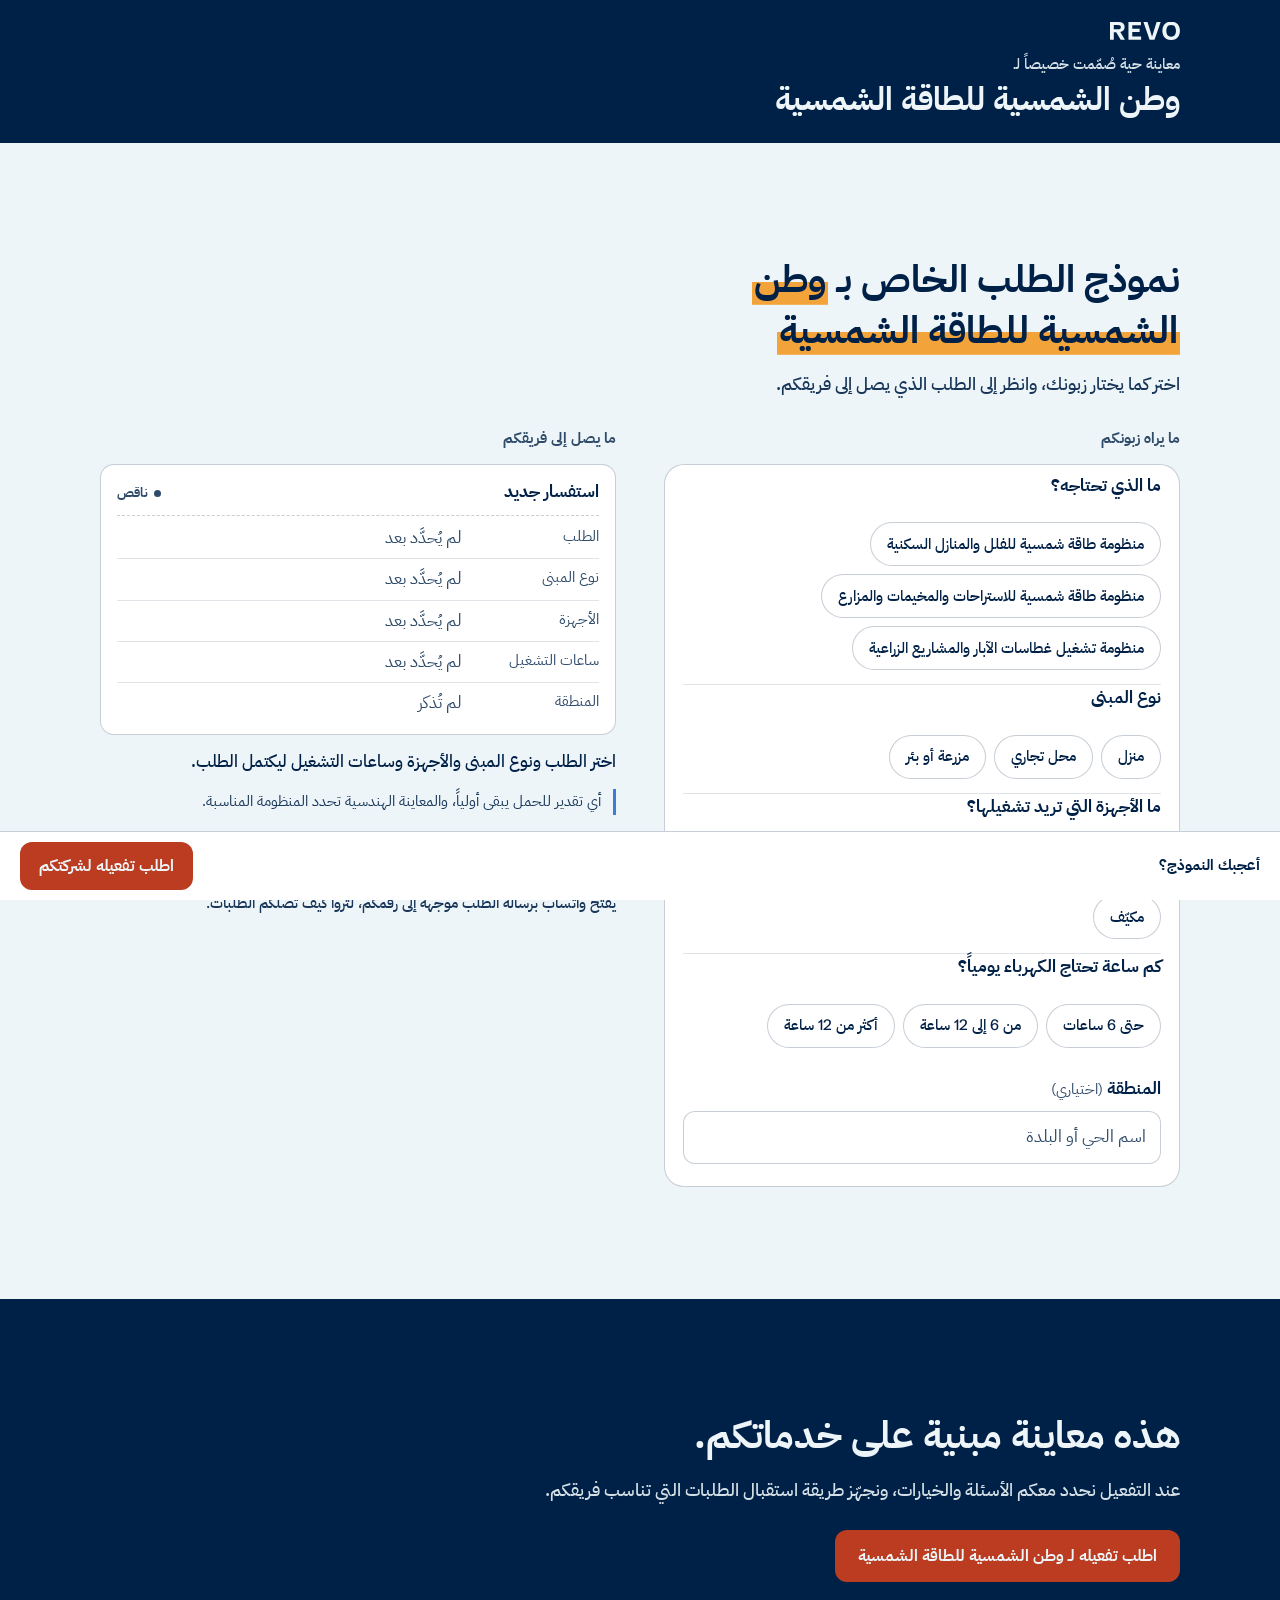
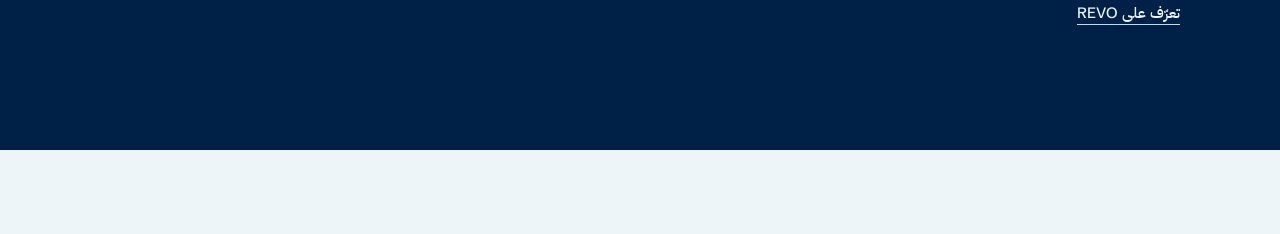
<file: for/watansolar-3n8q/index.html>
<!doctype html>
<html lang="ar" dir="rtl" data-palette="brand">
<head>
  <meta charset="utf-8">
  <meta name="viewport" content="width=device-width, initial-scale=1, viewport-fit=cover">
  <title>نموذج طلبات خاص بـ وطن الشمسية للطاقة الشمسية | REVO</title>
  <meta name="description" content="معاينة حية من REVO: نموذج طلبات مبني على خدمات وطن الشمسية للطاقة الشمسية. جرّبه، وانظر كيف يصل الطلب مرتباً.">
  <meta name="robots" content="noindex, nofollow">
  <meta name="theme-color" content="#002147">
  <meta property="og:type" content="website">
  <meta property="og:locale" content="ar_AR">
  <meta property="og:site_name" content="REVO">
  <meta property="og:title" content="نموذج طلبات خاص بـ وطن الشمسية للطاقة الشمسية | من REVO">
  <meta property="og:description" content="معاينة حية مبنية على خدماتكم. جرّبوها من الهاتف وانظروا كيف يصل الطلب مرتباً.">
  <meta property="og:url" content="https://start.revotech.systems/for/watansolar-3n8q/">
  <meta property="og:image" content="https://start.revotech.systems/og-image.png">
  <meta property="og:image:width" content="1200">
  <meta property="og:image:height" content="630">
  <meta name="twitter:card" content="summary_large_image">
  <link rel="icon" href="../../assets/revo-avatar.svg" type="image/svg+xml">
  <link rel="preload" href="../../fonts/IBMPlexSansArabic-Bold.woff2" as="font" type="font/woff2" crossorigin>
  <link rel="preload" href="../../fonts/IBMPlexSansArabic-Regular.woff2" as="font" type="font/woff2" crossorigin>
  <script>
    document.documentElement.classList.add("js");
    if (window.matchMedia && matchMedia("(prefers-reduced-motion: no-preference)").matches) document.documentElement.classList.add("motion");
    setTimeout(function () { if (!window.__revealReady) document.documentElement.classList.add("reveal-all"); }, 2500);
  </script>
  <script src="../../config.js"></script>
  <link rel="stylesheet" href="../../styles.css">
  <script id="client-data" type="application/json">{"name":"وطن الشمسية للطاقة الشمسية","sector":"solar","items":["منظومة طاقة شمسية للفلل والمنازل السكنية","منظومة طاقة شمسية للاستراحات والمخيمات والمزارع","منظومة تشغيل غطاسات الآبار والمشاريع الزراعية"],"whatsapp":"966554009949"}</script>
  <script src="../../for.js" defer></script>
</head>
<body class="client-page">
  <svg width="0" height="0" class="defs" aria-hidden="true" focusable="false">
    <symbol id="revo-wordmark" viewBox="69.3359375 -703.125 2782.25 715.8203125">
      <path fill-rule="evenodd" fill="currentColor" d="M2501.0 12.6953125Q2393.08984375 12.6953125 2314.4765625 -31.494140625Q2235.86328125 -75.68359375 2193.3828125 -157.470703125Q2150.90234375 -239.2578125 2150.90234375 -351.5625Q2150.90234375 -464.35546875 2193.3828125 -545.8984375Q2235.86328125 -627.44140625 2314.4765625 -671.630859375Q2393.08984375 -715.8203125 2501.48828125 -715.8203125Q2609.3984375 -715.8203125 2688.01171875 -671.630859375Q2766.625 -627.44140625 2809.10546875 -545.8984375Q2851.5859375 -464.35546875 2851.5859375 -351.5625Q2851.5859375 -239.2578125 2809.10546875 -157.470703125Q2766.625 -75.68359375 2688.01171875 -31.494140625Q2609.3984375 12.6953125 2501.0 12.6953125ZM69.3359375 0.0V-703.125H400.87890625Q651.85546875 -703.125 651.85546875 -499.51171875Q651.85546875 -336.0873718261719 478.53778076171875 -303.83087158203125L662.59765625 0.0H493.65234375L316.11328125 -295.8984375H220.21484375V0.0ZM803.71875 0.0V-703.125H1299.8125V-575.68359375H954.59765625V-430.6640625H1247.56640625V-308.59375H954.59765625V-127.44140625H1306.6484375V0.0ZM1644.546875 0.0 1398.94140625 -703.125H1561.05078125L1741.958984375 -117.64026641845703L1922.8671875 -703.125H2084.9765625L1839.37109375 0.0ZM2501.0 -114.74609375Q2561.546875 -114.74609375 2604.515625 -143.06640625Q2647.484375 -171.38671875 2670.43359375 -224.365234375Q2693.3828125 -277.34375 2693.3828125 -351.5625Q2693.3828125 -426.26953125 2670.43359375 -479.00390625Q2647.484375 -531.73828125 2604.515625 -560.05859375Q2561.546875 -588.37890625 2501.0 -588.37890625Q2440.94140625 -588.37890625 2397.97265625 -560.05859375Q2355.00390625 -531.73828125 2332.0546875 -479.00390625Q2309.10546875 -426.26953125 2309.10546875 -351.5625Q2309.10546875 -277.34375 2332.0546875 -224.365234375Q2355.00390625 -171.38671875 2397.97265625 -143.06640625Q2440.94140625 -114.74609375 2501.0 -114.74609375ZM220.21484375 -413.0859375H391.6015625Q444.3359375 -413.0859375 472.900390625 -435.302734375Q501.46484375 -457.51953125 501.46484375 -499.0234375Q501.46484375 -541.015625 472.412109375 -563.4765625Q443.359375 -585.9375 389.16015625 -585.9375H220.21484375Z"/>
    </symbol>
  </svg>

  <div class="client-bar">
    <div class="container">
      <a class="brand" href="https://start.revotech.systems/" aria-label="REVO">
        <svg class="wordmark" viewBox="0 0 2782.25 715.8203125" aria-hidden="true" focusable="false"><use href="#revo-wordmark"/></svg>
      </a>
      <p class="client-for">معاينة حية صُمّمت خصيصاً لـ</p>
      <p class="client-name">وطن الشمسية للطاقة الشمسية</p>
      
    </div>
  </div>

  <main id="main">
    <section class="container section client-demo" aria-labelledby="demo-heading">
      <h1 id="demo-heading" data-reveal>نموذج الطلب الخاص بـ <mark class="hl">وطن الشمسية للطاقة الشمسية</mark></h1>
      <p class="section-lead" data-reveal>اختر كما يختار زبونك، وانظر إلى الطلب الذي يصل إلى فريقكم.</p>

      <div class="demo-grid" data-reveal>
        <div class="demo-customer">
          <p class="pane-label">ما يراه زبونكم</p>
          <form class="demo-form" id="demo-form" novalidate></form>
        </div>
        <div class="demo-output">
          <p class="pane-label">ما يصل إلى فريقكم</p>
          <div class="slip slip-demo" id="demo-slip">
            <div class="slip-head">
              <span class="slip-title" id="demo-title">طلب جديد</span>
              <span class="slip-state" id="demo-state" data-done="false">ناقص</span>
            </div>
            <dl class="slip-rows" id="demo-rows"></dl>
          </div>
          <p class="demo-status" id="demo-status" role="status" aria-live="polite"></p>
          <p class="note" id="demo-note"></p>
          <a class="btn btn-blue" id="send-test" href="#" target="_blank" rel="noopener" aria-disabled="true">جرّب إرسال الطلب إلى واتساب وطن الشمسية للطاقة الشمسية</a>
          <p class="micro">يفتح واتساب برسالة الطلب موجهة إلى رقمكم، لتروا كيف تصلكم الطلبات.</p>
        </div>
      </div>
    </section>

    <section class="band-dark" aria-labelledby="next-heading">
      <div class="container section client-next">
        <h2 id="next-heading" data-reveal>هذه معاينة مبنية على خدماتكم.</h2>
        <p class="section-lead" data-reveal>عند التفعيل نحدد معكم الأسئلة والخيارات، ونجهّز طريقة استقبال الطلبات التي تناسب فريقكم.</p>
        <a class="btn btn-primary" data-claim data-reveal href="#" target="_blank" rel="noopener">اطلب تفعيله لـ وطن الشمسية للطاقة الشمسية</a>
        <p class="micro" data-reveal><a class="link-quiet" href="https://start.revotech.systems/">تعرّف على REVO</a></p>
      </div>
    </section>
  </main>

  <div class="claim-bar">
    <span>أعجبك النموذج؟</span>
    <a class="btn btn-primary" data-claim href="#" target="_blank" rel="noopener">اطلب تفعيله لشركتكم</a>
  </div>
</body>
</html>
</file>
<file: styles.css>
/* REVO landing page. Mobile first, RTL, logical properties throughout.
   Motion: transform and opacity only; every animated state has a still end state
   (used as-is under prefers-reduced-motion and without JavaScript). */

/* ---------- Fonts (self-hosted, SIL OFL) ---------- */
@font-face { font-family: "Plex Arabic"; src: url("fonts/IBMPlexSansArabic-Regular.woff2") format("woff2"); font-weight: 400; font-style: normal; font-display: swap; }
@font-face { font-family: "Plex Arabic"; src: url("fonts/IBMPlexSansArabic-Medium.woff2") format("woff2"); font-weight: 500; font-style: normal; font-display: swap; }
@font-face { font-family: "Plex Arabic"; src: url("fonts/IBMPlexSansArabic-Bold.woff2") format("woff2"); font-weight: 700; font-style: normal; font-display: swap; }
/* Latin letters and digits only; everything else falls through to Plex Arabic. */
@font-face { font-family: "Schibsted"; src: url("fonts/SchibstedGrotesk-Variable-latin.woff2") format("woff2"); font-weight: 400 900; font-style: normal; font-display: swap; unicode-range: U+0030-0039, U+0041-005A, U+0061-007A; }

/* ---------- Colour tokens (two sets; config.js picks one) ---------- */
:root,
[data-palette="prompt"] {
  --ink: #060810;            /* Deep Black */
  --paper: #F8FAFC;          /* White */
  --accent: #3B7DD8;         /* Electric Blue */
  --accent-strong: #2F6BC0;  /* darker Electric Blue: the call to action (5:1) */
  --accent-press: #285EA9;
  --accent-on-dark: #3B7DD8;
  --on-accent: #F8FAFC;
  --signal: #2F6BC0;         /* selection, status, links, focus */
  --mark: #3B7DD8;
  --blue: #3B7DD8;           /* Electric Blue: numbers, lines, progress */
  --blue-strong: #2F6BC0;    /* Electric Blue for fills under white text (5:1) */
  --marigold: #F2A33A;       /* highlighter behind key words (REVO extended colour) */
  --surface: #FFFFFF;
  --tint: rgb(59 125 216 / 0.08);
  --tint-strong: rgb(59 125 216 / 0.16);
  --bubble-customer: #FFFFFF;
  --dark-surface: #0F1320;
  --logo-light: #000000;     /* official black wordmark */
  --logo-dark: #FFFFFF;      /* official white wordmark */
}
[data-palette="brand"] {
  --ink: #002147;            /* Oxford */
  --paper: #EDF5F8;          /* Icy */
  --accent: #BB3C20;         /* Persimmon: the call to action, and nothing else */
  --accent-strong: #BB3C20;
  --accent-press: #A13419;
  --accent-on-dark: #BDDCEC; /* Pale Sky carries accents on Oxford */
  --on-accent: #EDF5F8;
  --signal: #2F6BC0;         /* Electric Blue carries selection, status, links, focus */
  --mark: #3B7DD8;
  --blue: #3B7DD8;           /* Electric Blue (added 2026-11-08 for attention) */
  --blue-strong: #2F6BC0;
  --marigold: #F2A33A;       /* REVO extended colour, used as a highlighter */
  --surface: #FFFFFF;
  --tint: rgb(189 220 236 / 0.35);
  --tint-strong: rgb(189 220 236 / 0.6);
  --bubble-customer: #BDDCEC;
  --dark-surface: #0A2C55;
  --logo-light: #002147;     /* official Oxford wordmark */
  --logo-dark: #EDF5F8;      /* official Icy wordmark */
}

/* ---------- System tokens ---------- */
:root {
  /* Secondary text is near full strength: it has to be read, not skimmed past. */
  --ink-soft: color-mix(in srgb, var(--ink) 90%, var(--paper));
  --ink-muted: color-mix(in srgb, var(--ink) 80%, var(--paper));
  --line: color-mix(in srgb, var(--ink) 12%, transparent);
  --line-strong: color-mix(in srgb, var(--ink) 22%, transparent);
  --on-dark: var(--paper);
  --on-dark-soft: color-mix(in srgb, var(--paper) 90%, var(--ink));
  --dark-line: color-mix(in srgb, var(--paper) 16%, transparent);

  /* Type */
  --font: "Schibsted", "Plex Arabic", "Segoe UI", Tahoma, "Geeza Pro", "Noto Sans Arabic", system-ui, sans-serif;
  --fs-xs: 0.8125rem;        /* 13 */
  --fs-small: 0.9375rem;     /* 15 */
  --fs-body: 1.0625rem;      /* 17 */
  --fs-h3: 1.25rem;          /* 20 */
  --fs-h2: clamp(1.55rem, 1.1rem + 1.9vw, 2.35rem);
  --fs-h1: clamp(2rem, 1.2rem + 4vw, 3.85rem);

  /* Space (4-based) */
  --s1: 4px; --s2: 8px; --s3: 12px; --s4: 16px; --s5: 24px; --s6: 32px; --s7: 48px; --s8: 64px;
  --gutter: 20px;
  --max: 1120px;
  --section-y: clamp(64px, 6vw + 36px, 112px);

  /* Shape */
  --r-control: 12px;
  --r-slip: 14px;
  --r-panel: 20px;
  --r-device: 28px;

  /* Motion */
  --ease: cubic-bezier(0.22, 1, 0.36, 1);
  --dur-micro: 160ms;
  --dur-state: 280ms;
  --dur-step: 420ms;
  --dur-enter: 560ms;
}
@media (max-width: 359px) { :root { --gutter: 16px; } }

/* ---------- Base ---------- */
*, *::before, *::after { box-sizing: border-box; }
html { -webkit-text-size-adjust: 100%; text-size-adjust: 100%; scroll-behavior: smooth; scroll-padding-top: 16px; }
@media (prefers-reduced-motion: reduce) { html { scroll-behavior: auto; } }
body {
  margin: 0; background: var(--paper); color: var(--ink);
  font-family: var(--font); font-size: var(--fs-body); line-height: 1.8; font-weight: 400;
  overflow-x: hidden;
}
h1, h2, h3, h4 { margin: 0; font-weight: 700; line-height: 1.35; text-wrap: balance; }
p { margin: 0; }
ul, ol { margin: 0; padding: 0; }
img, svg { display: block; max-width: 100%; }
a { color: inherit; }
button, input { font: inherit; color: inherit; }
fieldset { border: 0; margin: 0; padding: 0; min-width: 0; }
legend { padding: 0; }
dl, dd { margin: 0; }
.defs { position: absolute; }
.sr-only {
  position: absolute !important; width: 1px; height: 1px; padding: 0; margin: -1px;
  overflow: hidden; clip: rect(0 0 0 0); white-space: nowrap; border: 0;
}
.js-only { display: none; }
.js .js-only { display: block; }
:focus-visible { outline: 3px solid var(--signal); outline-offset: 3px; border-radius: 6px; }
.band-dark :focus-visible { outline-color: var(--accent-on-dark); }

.skip {
  position: absolute; inset-inline-start: 12px; top: -60px; z-index: 50;
  background: var(--ink); color: var(--on-dark); padding: 10px 16px; border-radius: 10px;
  text-decoration: none; font-weight: 500;
}
.skip:focus { top: 12px; }

.container { width: 100%; max-width: var(--max); margin-inline: auto; padding-inline: var(--gutter); }
.section { padding-block: var(--section-y); }
.section h2 { font-size: var(--fs-h2); max-width: 22ch; }
.section-lead { margin-top: var(--s3); color: var(--ink-soft); max-width: 38em; font-size: 1.125rem; font-weight: 500; }

/* ---------- Highlighter: Marigold behind the words that carry the point ---------- */
mark.hl {
  color: inherit; font-weight: 700; padding-inline: 0.06em;
  background-color: transparent;
  background-image: linear-gradient(var(--marigold), var(--marigold)); /* one solid colour, not a gradient */
  background-repeat: no-repeat; background-size: 100% 40%; background-position: 100% 90%;
  -webkit-box-decoration-break: clone; box-decoration-break: clone;
}
.band-dark mark.hl { color: var(--ink); background-size: 100% 100%; background-position: 100% 50%; border-radius: 4px; padding-inline: 0.22em; }
.motion [data-reveal] mark.hl { background-size: 0% 40%; transition: background-size 720ms var(--ease) calc(var(--d, 0ms) + 520ms); }
.motion .band-dark [data-reveal] mark.hl, .motion .band-dark[data-reveal] mark.hl { background-size: 0% 100%; color: var(--on-dark); transition: background-size 720ms var(--ease) calc(var(--d, 0ms) + 520ms), color 240ms ease calc(var(--d, 0ms) + 760ms); }
.motion [data-reveal].is-in mark.hl { background-size: 100% 40%; }
.motion .band-dark [data-reveal].is-in mark.hl { background-size: 100% 100%; color: var(--ink); }

/* ---------- Reveal: every block arrives in turn as the reader scrolls to it ---------- */
.motion [data-reveal]:not([data-reveal="words"]) {
  opacity: 0; transform: translateY(18px);
  transition: opacity 560ms var(--ease) var(--d, 0ms), transform 680ms var(--ease) var(--d, 0ms);
}
.motion [data-reveal]:not([data-reveal="words"]).is-in { opacity: 1; transform: none; }
.motion [data-reveal="words"]:not(.is-split) { opacity: 0; }
.motion [data-reveal="words"] .rw {
  display: inline-block; opacity: 0; transform: translateY(0.5em);
  transition: opacity 420ms var(--ease), transform 560ms var(--ease);
  transition-delay: calc(var(--d, 0ms) + min(var(--wi) * 26ms, 640ms));
}
.motion [data-reveal="words"].is-in .rw { opacity: 1; transform: none; }
html.reveal-all [data-reveal], html.reveal-all [data-reveal] .rw { opacity: 1 !important; transform: none !important; }
html.reveal-all mark.hl { background-size: 100% 40% !important; }
html.reveal-all .band-dark mark.hl { background-size: 100% 100% !important; color: var(--ink) !important; }
.band-dark { background: var(--ink); color: var(--on-dark); }
.band-dark .section-lead { color: var(--on-dark-soft); }
.section-tint { background: var(--tint); }

/* ---------- Buttons and links ---------- */
.btn {
  display: inline-flex; align-items: center; justify-content: center;
  min-height: 52px; padding: 12px 22px;
  border-radius: var(--r-control); border: 1.5px solid transparent;
  font-weight: 700; font-size: 1rem; line-height: 1.4; text-align: center;
  text-decoration: none; cursor: pointer;
  transition: background-color var(--dur-micro) ease, border-color var(--dur-micro) ease, transform var(--dur-micro) ease;
}
.btn:active { transform: translateY(1px); }
.btn-primary { background: var(--accent-strong); color: var(--on-accent); width: 100%; }
.btn-secondary { background: transparent; color: var(--ink); border-color: var(--line-strong); }
.btn-quiet { background: transparent; color: var(--ink-soft); min-height: 48px; padding-inline: 12px; font-weight: 500; }
@media (hover: hover) {
  .btn-primary:hover { background: var(--accent-press); }
  .btn-secondary:hover { border-color: var(--ink); }
  .btn-quiet:hover { color: var(--ink); text-decoration: underline; text-underline-offset: 4px; }
}
@media (min-width: 560px) { .btn-primary { width: auto; } }

.link-quiet {
  display: inline-flex; align-items: center; min-height: 48px;
  color: var(--signal); font-weight: 500;
  text-decoration: underline; text-decoration-thickness: 1px; text-underline-offset: 6px;
}
.band-dark .link-quiet { color: var(--on-dark); text-decoration-color: var(--accent-on-dark); }
.as-button { background: none; border: 0; padding: 0; cursor: pointer; }
.micro { margin-top: var(--s2); font-size: var(--fs-small); color: var(--ink-soft); font-weight: 500; line-height: 1.7; }
.band-dark .micro { color: var(--on-dark-soft); }
.tag {
  display: inline-block; font-size: var(--fs-xs); font-weight: 500; line-height: 1.6;
  padding: 2px 10px; border-radius: 999px; background: var(--tint); color: var(--ink-soft);
}
.tag-strong { font-size: var(--fs-small); padding: 6px 14px; background: var(--tint-strong); color: var(--ink); }
.note { margin-top: var(--s3); font-size: var(--fs-small); color: var(--ink-soft); line-height: 1.7; padding-inline-start: 12px; border-inline-start: 3px solid var(--blue); }
.optional { font-weight: 400; color: var(--ink-muted); font-size: var(--fs-small); }
.band-dark .optional { color: var(--on-dark-soft); }

/* ---------- The request slip: the object that runs through the whole page ---------- */
.slip {
  background: var(--surface); color: var(--ink);
  border: 1px solid var(--line-strong); border-radius: var(--r-slip);
  padding: 14px 16px 10px; line-height: 1.55;
}
.slip-head {
  display: flex; align-items: baseline; justify-content: space-between; gap: var(--s3);
  padding-bottom: 10px; margin-bottom: 2px; border-bottom: 1.5px dashed var(--line-strong);
}
.slip-title { font-weight: 700; }
.slip-state {
  flex: none; font-size: var(--fs-xs); font-weight: 700; color: var(--signal);
  display: inline-flex; align-items: center; gap: 6px;
}
.slip-state::before { content: ""; width: 7px; height: 7px; border-radius: 50%; background: currentColor; }
.slip-state[data-done="false"] { color: var(--ink-muted); }
.slip-rows { display: grid; }
.slip-rows > div { display: grid; grid-template-columns: 7.5em 1fr; gap: 10px; padding-block: 7px; border-bottom: 1px solid var(--line); }
.slip-rows > div:last-child { border-bottom: 0; }
.slip-rows dt { color: var(--ink-muted); font-size: var(--fs-small); }
.slip-rows dd { font-weight: 500; overflow-wrap: anywhere; border-radius: 6px; }
.slip-rows dd[data-empty="true"] { color: var(--ink-muted); font-weight: 400; }
.motion .slip-rows dd.is-updated { animation: dd-flash 700ms ease-out; }
@keyframes dd-flash { from { background: var(--tint-strong); } to { background: transparent; } }

/* ---------- Header ---------- */
.site-header { padding-block: 20px 4px; }
.brand { display: inline-flex; padding: 8px 0; }
.wordmark { height: 22px; width: auto; color: var(--logo-light); }

/* ---------- 1 · Hero ---------- */
.hero { display: grid; gap: var(--s6); padding-block: var(--s4) var(--section-y); }
.hero h1 { font-size: var(--fs-h1); line-height: 1.3; }
.hero .lead { margin-top: var(--s4); font-size: clamp(1.0625rem, 1rem + 0.35vw, 1.2rem); color: var(--ink-soft); max-width: 32em; }
.who-label { margin-top: var(--s4); font-size: var(--fs-small); font-weight: 700; color: var(--ink); }
.sector-chips { list-style: none; margin-top: var(--s2); display: flex; flex-wrap: wrap; gap: var(--s2); }
.sector-chips a {
  display: inline-flex; align-items: center; min-height: 44px; padding: 6px 16px;
  border: 1.5px solid var(--blue); border-radius: 999px; background: var(--surface);
  color: var(--ink); font-weight: 700; font-size: var(--fs-small); text-decoration: none;
  transition: background-color var(--dur-micro) ease, color var(--dur-micro) ease;
}
.sector-chips a::before { content: ""; width: 7px; height: 7px; border-radius: 50%; background: var(--blue); margin-inline-end: 8px; }
@media (hover: hover) { .sector-chips a:hover { background: var(--blue-strong); border-color: var(--blue-strong); color: #FFFFFF; } .sector-chips a:hover::before { background: #FFFFFF; } }
.cta-group { margin-top: var(--s5); }
.hero .link-quiet { margin-top: var(--s1); }

/* Headline entrance: words rise inside their own clip box, once. */
.reveal-words .w { display: inline-block; overflow: hidden; vertical-align: bottom; padding-block: 0.16em; margin-block: -0.16em; }
.reveal-words .wi { display: inline-block; }
.motion .reveal-words.is-revealing .wi { animation: word-up var(--dur-enter) var(--ease) both; animation-delay: calc(80ms + var(--i) * 55ms); }
@keyframes word-up { from { transform: translateY(110%); } to { transform: none; } }

/* Hero scene: four scattered messages settle behind one request slip. */
.hero-scene { margin: 0; display: grid; gap: var(--s4); justify-items: center; }
.scene { width: min(360px, 100%); display: grid; }
.scene-msgs { display: grid; gap: var(--s2); justify-items: start; padding-inline: 2px 40px; }
.sm {
  background: var(--bubble-customer); color: var(--ink);
  border: 1px solid var(--line); border-radius: 16px; border-start-start-radius: 4px;
  padding: 7px 14px; font-size: var(--fs-small); line-height: 1.55; font-weight: 500;
  opacity: 0.5; transform: translateY(6px) scale(0.97); transform-origin: top right;
}
.scene-slip {
  position: relative; z-index: 1; margin-top: -34px; margin-inline-start: 28px;
  box-shadow: 0 18px 40px -20px color-mix(in srgb, var(--ink) 50%, transparent);
  font-size: var(--fs-small);
}
.motion .scene.is-playing .sm { animation: sm-in 380ms var(--ease) both, sm-settle var(--dur-step) var(--ease) 1500ms forwards; }
.motion .scene.is-playing .sm-1 { animation-delay: 150ms, 1500ms; }
.motion .scene.is-playing .sm-2 { animation-delay: 330ms, 1500ms; }
.motion .scene.is-playing .sm-3 { animation-delay: 480ms, 1500ms; }
.motion .scene.is-playing .sm-4 { animation-delay: 600ms, 1500ms; }
.motion .scene.is-playing .scene-slip { animation: slip-in var(--dur-enter) var(--ease) 1650ms both; }
.motion .scene.is-playing .scene-slip .slip-rows > div { animation: row-in 360ms var(--ease) both; }
.motion .scene.is-playing .scene-slip .slip-rows > div:nth-child(1) { animation-delay: 1900ms; }
.motion .scene.is-playing .scene-slip .slip-rows > div:nth-child(2) { animation-delay: 1990ms; }
.motion .scene.is-playing .scene-slip .slip-rows > div:nth-child(3) { animation-delay: 2060ms; }
.motion .scene.is-playing .scene-slip .slip-rows > div:nth-child(4) { animation-delay: 2110ms; }
@keyframes sm-in { from { opacity: 0; transform: translateY(10px); } to { opacity: 1; transform: none; } }
@keyframes sm-settle { from { opacity: 1; transform: none; } to { opacity: 0.5; transform: translateY(6px) scale(0.97); } }
@keyframes slip-in { from { opacity: 0; transform: translateY(18px); } to { opacity: 1; transform: none; } }
@keyframes row-in { from { opacity: 0; transform: translateY(4px); } to { opacity: 1; transform: none; } }

.hero-scene figcaption {
  width: min(360px, 100%);
  display: flex; flex-wrap: wrap; align-items: center; justify-content: space-between; gap: 4px var(--s3);
  font-size: 1rem; font-weight: 500; color: var(--ink); line-height: 1.7;
}
.replay {
  min-height: 44px; padding: 0 4px; background: none; border: 0; cursor: pointer;
  color: var(--signal); font-weight: 500; font-size: var(--fs-small);
  text-decoration: underline; text-underline-offset: 5px;
}
html:not(.motion) .replay { display: none; }

@media (min-width: 900px) {
  .hero { grid-template-columns: minmax(0, 1.05fr) minmax(0, 0.95fr); align-items: center; gap: var(--s8); padding-top: var(--s7); }
  .hero h1 { max-width: 13ch; }
  .scene { width: 400px; }
  .hero-scene figcaption { width: 400px; }
}

/* ---------- 2 · Compare ---------- */
.ba { margin-top: var(--s6); display: grid; gap: var(--s5); }
.switch { display: grid; grid-template-columns: 1fr 1fr; gap: var(--s2); max-width: 560px; }
.switch input { position: absolute; opacity: 0; pointer-events: none; }
.switch label {
  display: grid; align-content: center; gap: 2px; min-height: 68px; padding: 10px 14px;
  border: 1.5px solid var(--dark-line); border-radius: var(--r-slip); cursor: pointer;
  transition: background-color var(--dur-state) var(--ease), border-color var(--dur-state) var(--ease), color var(--dur-state) var(--ease);
}
.switch label strong { font-size: 1rem; line-height: 1.4; }
.switch label span { font-size: var(--fs-xs); color: var(--on-dark-soft); line-height: 1.5; }
.switch input:checked + label { background: var(--paper); border-color: var(--paper); color: var(--ink); }
.switch input:checked + label span { color: var(--ink-soft); }
.switch input:focus-visible + label { outline: 3px solid var(--accent-on-dark); outline-offset: 2px; }
/* Phones: the switch stays in reach while the long conversation scrolls past (this section only). */
@media (max-width: 899px) and (min-height: 561px) {
  .switch { position: sticky; top: 0; z-index: 3; background: var(--ink); padding-block: 8px; margin-block: -8px; }
}

.ba-stage { display: grid; }
.ba-state { grid-area: 1 / 1; display: grid; gap: var(--s5); align-content: start; transition: opacity var(--dur-state) var(--ease), visibility 0s linear 0s; }
.ba-after { opacity: 0; visibility: hidden; }
.ba:has(#ba-after:checked) .ba-before { opacity: 0; visibility: hidden; transition: opacity var(--dur-state) var(--ease), visibility 0s linear var(--dur-state); }
.ba:has(#ba-after:checked) .ba-after { opacity: 1; visibility: visible; }

.chat {
  background: var(--dark-surface); border: 1px solid var(--dark-line);
  border-radius: var(--r-panel); padding: 18px 14px; display: grid; gap: 10px; max-width: 520px;
}
.msg { position: relative; display: grid; gap: 2px; max-width: 84%; padding: 9px 13px 7px; border-radius: 14px; line-height: 1.6; font-size: var(--fs-small); }
.msg time { font-size: 0.75rem; opacity: 0.75; justify-self: end; }
.from-customer { justify-self: start; background: var(--bubble-customer); color: var(--ink); border-start-start-radius: 4px; }
.from-shop { justify-self: end; background: color-mix(in srgb, var(--accent-on-dark) 22%, var(--dark-surface)); color: var(--on-dark); border-start-end-radius: 4px; }
[data-palette="brand"] .from-shop { background: var(--surface); color: var(--ink); }
.pin, .notes b {
  width: 24px; height: 24px; border-radius: 50%; display: grid; place-items: center; flex: none;
  font-size: 0.75rem; font-weight: 700; line-height: 1; background: var(--marigold); color: var(--ink);
}
.pin { position: absolute; top: -9px; inset-inline-end: -9px; }
.notes { list-style: none; display: grid; gap: var(--s3); max-width: 30em; }
.notes li { display: flex; gap: var(--s3); align-items: flex-start; line-height: 1.65; }
.notes b { margin-top: 2px; }
.ba-after .slip { max-width: 520px; }
/* Switching to the organised view: the request's rows land one after another. */
.motion .ba-after.is-replaying .slip-rows > div { animation: row-in 420ms var(--ease) both; }
.motion .ba-after.is-replaying .slip-rows > div:nth-child(2) { animation-delay: 70ms; }
.motion .ba-after.is-replaying .slip-rows > div:nth-child(3) { animation-delay: 130ms; }
.motion .ba-after.is-replaying .slip-rows > div:nth-child(4) { animation-delay: 180ms; }
.motion .ba-after.is-replaying .slip-rows > div:nth-child(5) { animation-delay: 220ms; }
.motion .ba-after.is-replaying .slip-rows > div:nth-child(6) { animation-delay: 250ms; }
.motion .ba-after.is-replaying .notes li { animation: row-in 420ms var(--ease) both; }
.motion .ba-after.is-replaying .notes li:nth-child(1) { animation-delay: 320ms; }
.motion .ba-after.is-replaying .notes li:nth-child(2) { animation-delay: 420ms; }
.motion .ba-after.is-replaying .notes li:nth-child(3) { animation-delay: 500ms; }
.ba-note { font-size: var(--fs-xs); color: var(--on-dark-soft); }
@media (min-width: 900px) {
  .ba-state { grid-template-columns: minmax(0, 1.15fr) minmax(0, 0.85fr); align-items: center; column-gap: var(--s7); }
}

/* ---------- 3 · Story ---------- */
.story-grid { margin-top: var(--s6); display: grid; }
.story-stage {
  display: grid; justify-items: center; gap: var(--s2);
  padding-block: var(--s3) var(--s2); background: var(--paper);
}
.js .story-stage { position: sticky; top: 0; z-index: 2; }
.device {
  position: relative; width: min(340px, 100%); height: 262px;
  border-radius: var(--r-device); background: var(--ink); padding: 7px;
}
.screen-layer {
  position: absolute; inset: 7px; border-radius: calc(var(--r-device) - 7px);
  background: var(--surface); color: var(--ink);
  padding: 14px 14px 12px; overflow: hidden;
  font-size: var(--fs-xs); line-height: 1.5;
  opacity: 0; visibility: hidden; transform: translateX(-14px);
  transition: opacity var(--dur-step) var(--ease), transform var(--dur-step) var(--ease), visibility 0s linear var(--dur-step);
}
.device[data-step="1"] [data-screen="1"],
.device[data-step="2"] [data-screen="2"],
.device[data-step="3"] [data-screen="3"],
.device[data-step="4"] [data-screen="4"] { opacity: 1; visibility: visible; transform: none; transition-delay: 0s; }
html:not(.motion) .screen-layer { transition: none; }

.scr-title { font-weight: 700; font-size: var(--fs-small); margin-bottom: var(--s2); }
.prof { display: grid; grid-template-columns: auto 1fr; column-gap: 10px; align-items: center; }
.prof-avatar { grid-row: span 3; width: 44px; height: 44px; border-radius: 50%; background: var(--tint-strong); display: grid; place-items: center; font-weight: 700; font-size: 1rem; }
.prof-name { font-weight: 700; font-size: var(--fs-small); }
.prof-bio { color: var(--ink-muted); }
.link-chip {
  margin-top: var(--s3); display: inline-flex; align-items: center; gap: 6px;
  padding: 6px 12px; border-radius: 999px; border: 1.5px solid var(--signal); font-weight: 700;
}
.link-chip svg { width: 15px; height: 15px; }
.motion .device[data-step="1"] .link-chip { animation: ring 1.2s var(--ease) 0.3s 2; }
@keyframes ring { 0% { box-shadow: 0 0 0 0 var(--tint-strong); } 70% { box-shadow: 0 0 0 10px transparent; } 100% { box-shadow: 0 0 0 0 transparent; } }
.prof-grid { margin-top: var(--s3); display: grid; grid-template-columns: repeat(3, 1fr); gap: 4px; }
.prof-grid i { aspect-ratio: 1; border-radius: 6px; background: var(--tint); }
.pick { display: grid; gap: 4px; margin-bottom: 10px; }
.pick-label { color: var(--ink-muted); }
.pick-row {
  display: flex; align-items: center; justify-content: space-between; gap: 8px;
  border: 1.5px solid var(--line-strong); border-radius: 10px; padding: 6px 10px; font-weight: 500;
}
.pick-row.is-chosen, .chip.is-chosen { border-color: var(--signal); background: var(--tint); }
.tick { width: 16px; height: 16px; color: var(--signal); flex: none; }
.chips { display: flex; flex-wrap: wrap; gap: 6px; }
.chip { border: 1.5px solid var(--line-strong); border-radius: 999px; padding: 2px 11px; font-weight: 500; }
.field-mock { border: 1.5px solid var(--line-strong); border-radius: 10px; padding: 5px 10px; }
.screen-layer .slip-rows > div { grid-template-columns: 5.5em 1fr; padding-block: 5px; }
.screen-layer .slip-rows dt { font-size: var(--fs-xs); }
.send-mock {
  display: block; margin-top: var(--s3); text-align: center; padding: 8px; border-radius: 10px;
  background: var(--ink); color: var(--on-dark); font-weight: 700;
}
.inbox-new { border: 1.5px solid var(--signal); border-radius: 12px; padding: 8px 10px 4px; background: var(--surface); }
.inbox-new .slip-head { padding-bottom: 6px; }
.pill-new { font-size: 0.75rem; font-weight: 700; padding: 1px 8px; border-radius: 999px; background: var(--ink); color: var(--on-dark); }
.motion .device[data-step="4"] .inbox-new { animation: slip-in var(--dur-enter) var(--ease) 120ms both; }
.inbox-old { margin-top: 8px; display: grid; gap: 4px; padding: 8px 10px; border: 1px solid var(--line); border-radius: 12px; }
.inbox-old i { height: 7px; border-radius: 4px; background: var(--line); }
.inbox-old i:last-child { width: 60%; }

.dots { display: flex; gap: 6px; }
.dots i { width: 7px; height: 7px; border-radius: 50%; background: var(--line-strong); transition: background-color var(--dur-state) ease, transform var(--dur-state) var(--ease); }
.dots i.is-on { background: var(--blue); transform: scale(1.35); }

.story-steps { list-style: none; counter-reset: st; }
.story-step { counter-increment: st; padding-block: var(--s6) 0; max-width: 30em; }
.js .story-step { min-height: 42svh; }
.story-step h3 { font-size: var(--fs-h3); display: flex; align-items: baseline; gap: 10px; }
.story-step h3::before {
  content: counter(st); font-size: var(--fs-xs); font-weight: 700; color: var(--ink-muted);
  border: 1.5px solid var(--line-strong); border-radius: 999px; padding: 0 8px; line-height: 1.7;
}
.story-step p { margin-top: var(--s2); color: var(--ink-soft); }
.story-step.is-active h3::before { background: var(--blue-strong); color: #FFFFFF; border-color: var(--blue-strong); }
.story-step h3::before { transition: background-color var(--dur-state) ease, color var(--dur-state) ease, border-color var(--dur-state) ease; }
.js .story-step:last-child { min-height: 34svh; }

/* Short screens: no pinned stage, the steps simply read in order. */
@media (max-height: 560px) {
  .js .story-stage { position: static; }
  .js .story-step, .js .story-step:last-child { min-height: 0; }
}
@media (min-width: 900px) {
  .story-grid { grid-template-columns: minmax(0, 0.9fr) minmax(0, 1.1fr); column-gap: var(--s8); align-items: start; }
  .story-stage { order: 2; padding: 0; background: transparent; }
  .js .story-stage { top: calc(50vh - 190px); }
  .screen-layer { font-size: var(--fs-small); padding: 18px; }
  .js .story-step { min-height: 62vh; display: flex; flex-direction: column; justify-content: center; padding-block: 0; }
  .story-step h3 { font-size: 1.6rem; }
  .story-step p { font-size: 1.125rem; }
  .device { width: 400px; height: 380px; }
  .js .story-step:last-child { min-height: 50vh; }
}
@media (min-width: 900px) and (max-height: 560px) {
  .js .story-stage { position: static; }
}

/* ---------- 4 · Choose and try ---------- */
.sector-tabs { display: grid; grid-template-columns: repeat(2, minmax(0, 1fr)); gap: var(--s2); margin-top: var(--s6); }
.sector-tabs[hidden] { display: none; }
.sector-tabs [role="tab"] {
  min-height: 52px; padding: 10px 12px; border-radius: var(--r-control);
  border: 1.5px solid var(--line-strong); background: var(--surface);
  font-weight: 500; cursor: pointer; line-height: 1.4;
  transition: background-color var(--dur-state) var(--ease), color var(--dur-state) var(--ease), border-color var(--dur-state) var(--ease);
}
.sector-tabs [role="tab"][aria-selected="true"] { background: var(--ink); color: var(--on-dark); border-color: var(--ink); font-weight: 700; }
@media (hover: hover) { .sector-tabs [role="tab"]:hover { border-color: var(--ink); } }
@media (min-width: 720px) { .sector-tabs { grid-template-columns: repeat(4, minmax(0, 1fr)); max-width: 760px; } }

.try-panel { margin-top: var(--s5); }
.try-panel:focus-visible { outline-offset: 8px; }
.sector { scroll-margin-top: 16px; max-width: 46em; }
.sector + .sector { margin-top: var(--s6); }
.js .sector + .sector { margin-top: 0; }
.sector[hidden] { display: none; }
.sector h3 { font-size: var(--fs-h3); max-width: 30ch; }
.sector p { margin-top: var(--s2); }
.sector p b { font-weight: 700; }
.motion .sector.is-entering { animation: fade-in var(--dur-state) var(--ease) both; }
@keyframes fade-in { from { opacity: 0; } to { opacity: 1; } }

.demo { margin-top: var(--s6); }
.demo-grid { margin-top: var(--s4); display: grid; gap: var(--s5); }
.pane-label { font-size: var(--fs-small); font-weight: 700; color: var(--ink-muted); margin-bottom: var(--s3); }
.demo-form { background: var(--surface); border: 1px solid var(--line-strong); border-radius: var(--r-panel); padding: 8px 18px; }
.motion .demo-form.is-entering, .motion .slip-demo.is-entering { animation: fade-in var(--dur-state) var(--ease) both; }
.q { padding-block: 14px; border-bottom: 1px solid var(--line); }
.q:last-of-type { border-bottom: 0; }
.q legend, .field-label { display: block; font-weight: 700; margin-bottom: 10px; line-height: 1.5; }
.options { display: flex; flex-wrap: wrap; gap: var(--s2); }
.options input { position: absolute; opacity: 0; pointer-events: none; }
.options label {
  display: inline-flex; align-items: center; min-height: 44px; padding: 8px 16px;
  border: 1.5px solid var(--line-strong); border-radius: 999px; background: var(--surface);
  font-weight: 500; font-size: var(--fs-small); cursor: pointer; line-height: 1.4;
  transition: border-color var(--dur-micro) ease, background-color var(--dur-micro) ease;
}
@media (hover: hover) { .options label:hover { border-color: var(--ink); } }
.options input:checked + label { border-color: var(--blue-strong); background: var(--blue-strong); color: #FFFFFF; font-weight: 700; }
.options input[type="checkbox"]:checked + label::before {
  content: ""; flex: none; width: 12px; height: 7px; margin-inline-end: 8px;
  border-left: 2.4px solid currentColor; border-bottom: 2.4px solid currentColor;
  transform: translateY(-2px) rotate(-45deg);
}
.options input:focus-visible + label { outline: 3px solid var(--signal); outline-offset: 2px; }
.field {
  width: 100%; min-height: 48px; padding: 10px 14px;
  border: 1.5px solid var(--line-strong); border-radius: var(--r-control); background: var(--surface);
}
.field::placeholder { color: var(--ink-muted); }
.field:focus-visible { border-color: var(--signal); outline-offset: 1px; }
.demo-form .btn-quiet { margin-block: 4px 6px; }
#demo-slip { scroll-margin-top: 24px; }
.demo-status { margin-top: var(--s3); font-weight: 500; }
.demo-output .btn-primary { margin-top: var(--s4); }
@media (min-width: 900px) {
  .demo-grid { grid-template-columns: minmax(0, 1fr) minmax(0, 1fr); gap: var(--s7); align-items: start; }
  .demo-output { position: sticky; top: 24px; }
}

/* ---------- 5 · Process ---------- */
.steps { list-style: none; margin-top: var(--s6); display: grid; gap: var(--s5); counter-reset: step; }
.steps li { counter-increment: step; position: relative; padding-inline-start: 60px; max-width: 36em; min-height: 44px; }
.steps li::before {
  content: counter(step); position: absolute; inset-inline-start: 0; top: 0;
  width: 44px; height: 44px; border-radius: 50%; display: grid; place-items: center;
  font-weight: 700; background: var(--blue-strong); color: #FFFFFF; border: 2px solid var(--blue-strong);
  transition: background-color var(--dur-step) var(--ease), color var(--dur-step) var(--ease);
}
.steps li:not(:last-child)::after {
  content: ""; position: absolute; inset-inline-start: 21px; top: 52px; bottom: calc(-1 * var(--s5) + 8px);
  width: 2px; background: var(--blue); transform-origin: top; transition: transform 600ms var(--ease) 200ms;
}
.motion .steps li:not(.is-lit)::before { background: var(--paper); color: var(--blue-strong); }
.motion .steps li:not(.is-lit)::after { transform: scaleY(0); }
.steps h3 { font-size: var(--fs-h3); line-height: 44px; }
.steps p { color: var(--ink-soft); }
.steps-note { margin-top: var(--s6); padding: 16px 18px; border-radius: var(--r-slip); background: var(--tint); max-width: 40em; }
@media (min-width: 900px) {
  .steps { grid-template-columns: repeat(3, minmax(0, 1fr)); gap: var(--s6); }
  .steps li { padding-inline-start: 0; padding-top: 64px; }
  .steps li:not(:last-child)::after { top: 21px; bottom: auto; inset-inline-start: 56px; inset-inline-end: calc(-1 * var(--s6) + 8px); width: auto; height: 2px; transform-origin: right; }
  .motion .steps li:not(.is-lit)::after { transform: scaleX(0); }
}

/* ---------- 6 · FAQ ---------- */
#faq { padding-top: 0; }
.faq { margin-top: var(--s5); max-width: 46em; border-top: 1px solid var(--line-strong); }
.faq details { border-bottom: 1px solid var(--line-strong); }
.faq summary {
  list-style: none; cursor: pointer; display: flex; align-items: center; justify-content: space-between; gap: var(--s4);
  min-height: 56px; padding-block: 14px; font-weight: 700; line-height: 1.55;
}
.faq summary::-webkit-details-marker { display: none; }
.faq summary::after {
  content: ""; flex: none; width: 10px; height: 10px; margin-inline: 4px;
  border-right: 2px solid currentColor; border-bottom: 2px solid currentColor;
  transform: translateY(-3px) rotate(45deg); transition: transform var(--dur-state) var(--ease);
}
.faq details[open] summary::after { transform: translateY(2px) rotate(-135deg); }
.faq details p { padding-bottom: 18px; color: var(--ink-soft); max-width: 40em; }
@media (min-width: 900px) {
  .faq-wrap { display: grid; grid-template-columns: minmax(0, 0.8fr) minmax(0, 1.2fr); column-gap: var(--s8); align-items: start; }
  .faq-wrap h2 { position: sticky; top: 32px; }
  .faq { margin-top: 0; }
}

/* ---------- 7 · Final ---------- */
.final h2 { max-width: 20ch; }
.final-grid { margin-top: var(--s6); display: grid; gap: var(--s6); }
.final-pickers { display: grid; gap: var(--s5); }
.picker legend { font-weight: 700; margin-bottom: var(--s3); }
.picker .options label { background: transparent; color: var(--on-dark); border-color: var(--dark-line); }
@media (hover: hover) { .picker .options label:hover { border-color: var(--on-dark); } }
.picker .options input:checked + label { background: var(--paper); color: var(--ink); border-color: var(--paper); }
.picker .options input:focus-visible + label { outline-color: var(--accent-on-dark); }
.final-request .btn-primary { margin-top: var(--s4); }
.slip-final dd[data-empty="true"] { color: var(--ink-muted); font-weight: 400; }
.secondary-actions { margin-top: var(--s6); display: flex; flex-wrap: wrap; gap: 4px var(--s5); }
.share-status { margin-top: 6px; font-size: var(--fs-small); min-height: 1.7em; }
.band-dark .share-status { color: var(--on-dark-soft); }
@media (min-width: 900px) {
  .final-grid { grid-template-columns: minmax(0, 1fr) minmax(0, 1fr); gap: var(--s7); align-items: start; }
}

/* ---------- Footer ---------- */
.site-footer { background: var(--ink); color: var(--on-dark-soft); border-top: 1px solid var(--dark-line); }
.footer-inner { padding-block: 28px calc(28px + var(--sticky-space, 0px)); display: grid; gap: var(--s3); font-size: var(--fs-small); }
.site-footer .wordmark { color: var(--logo-dark); height: 18px; }

/* ---------- Bottom bars (phones only) ---------- */
.sticky-cta {
  position: fixed; inset-inline: 0; bottom: 0; z-index: 30;
  padding: 10px var(--gutter) calc(10px + env(safe-area-inset-bottom));
  background: color-mix(in srgb, var(--paper) 96%, transparent); border-top: 1px solid var(--line);
  transform: translateY(110%); visibility: hidden;
  transition: transform var(--dur-state) var(--ease), visibility 0s linear var(--dur-state);
}
.sticky-cta.is-visible { transform: none; visibility: visible; transition-delay: 0s; }
.sticky-cta .btn { width: 100%; min-height: 48px; }
.demo-peek {
  position: fixed; inset-inline: 12px; bottom: calc(12px + env(safe-area-inset-bottom)); z-index: 31;
  display: flex; align-items: center; justify-content: space-between; gap: var(--s3);
  min-height: 52px; padding: 8px 16px; border-radius: 14px;
  background: var(--ink); color: var(--on-dark); text-decoration: none; font-size: var(--fs-small);
  transform: translateY(140%); visibility: hidden;
  transition: transform var(--dur-state) var(--ease), visibility 0s linear var(--dur-state);
}
.demo-peek.is-visible { transform: none; visibility: visible; transition-delay: 0s; }
.demo-peek strong { font-weight: 700; }
.demo-peek .peek-go { flex: none; font-weight: 700; text-decoration: underline; text-underline-offset: 4px; text-decoration-color: var(--accent-on-dark); }
html:not(.motion) .sticky-cta, html:not(.motion) .demo-peek { transition: none; }
@media (min-width: 720px) { .sticky-cta, .demo-peek { display: none; } }
@media (max-width: 719px) { body { --sticky-space: 72px; } }

/* ---------- Dialog ---------- */
.wa-dialog {
  width: min(440px, calc(100vw - 32px)); border: 0; border-radius: var(--r-panel); padding: 24px 22px 18px;
  background: var(--surface); color: var(--ink);
}
.wa-dialog::backdrop { background: color-mix(in srgb, var(--ink) 55%, transparent); }
.wa-dialog h2 { font-size: 1.35rem; }
.wa-dialog > p:first-of-type { margin-top: 10px; color: var(--ink-soft); }
.wa-dialog a:not(.btn) { color: var(--signal); }
.dialog-actions { margin-top: 18px; display: grid; gap: 8px; }
.dialog-actions .btn { width: 100%; }

/* ---------- Dev-only reminder (localhost) ---------- */
.dev-banner { background: var(--ink); color: var(--on-dark); font-size: var(--fs-xs); text-align: center; padding: 6px 12px; }

/* ---------- Personalised client demo (/for/<slug>/) ---------- */
.client-page { padding-bottom: calc(84px + env(safe-area-inset-bottom)); }
.client-bar { background: var(--ink); color: var(--on-dark); padding-block: 18px 22px; }
.client-bar .wordmark { color: var(--logo-dark); height: 18px; }
.client-bar .brand { padding: 4px 0 10px; }
.client-for { font-size: var(--fs-small); color: var(--on-dark-soft); font-weight: 500; }
.client-name { font-size: clamp(1.4rem, 1.1rem + 1.5vw, 2rem); font-weight: 700; line-height: 1.35; }
.client-problem { margin-top: 8px; font-size: var(--fs-small); color: var(--on-dark-soft); max-width: 40em; padding-inline-start: 12px; border-inline-start: 3px solid var(--marigold); }
.client-demo h1 { font-size: var(--fs-h2); max-width: 24ch; }
.client-demo .demo-grid { margin-top: var(--s5); }
.btn-blue { background: var(--blue-strong); color: #FFFFFF; width: 100%; margin-top: var(--s4); }
.btn-blue[aria-disabled="true"] { background: color-mix(in srgb, var(--blue-strong) 55%, var(--paper)); }
@media (hover: hover) { .btn-blue:hover { background: #285EA9; } }
@media (min-width: 560px) { .btn-blue { width: auto; } }
.client-next .btn-primary { margin-top: var(--s5); }
.claim-bar {
  position: fixed; inset-inline: 0; bottom: 0; z-index: 30;
  display: flex; align-items: center; justify-content: space-between; gap: var(--s3);
  padding: 10px var(--gutter) calc(10px + env(safe-area-inset-bottom));
  background: var(--surface); border-top: 1px solid var(--line-strong);
  font-weight: 700; font-size: var(--fs-small);
}
.claim-bar .btn { min-height: 48px; width: auto; padding-inline: 18px; flex: none; }
@media (max-width: 359px) { .claim-bar > span { display: none; } .claim-bar .btn { width: 100%; } }
/* Shown only on REVO team devices (?revo=1 once): opening the page here is never counted. */
.team-pill {
  position: fixed; top: calc(8px + env(safe-area-inset-top)); left: 50%; transform: translateX(-50%); z-index: 40;
  margin: 0; padding: 6px 14px; border-radius: 999px; pointer-events: none; white-space: nowrap;
  background: var(--marigold); color: #002147; font-weight: 700; font-size: 13px;
  box-shadow: 0 2px 8px rgba(0, 0, 0, .18);
}
</file>
